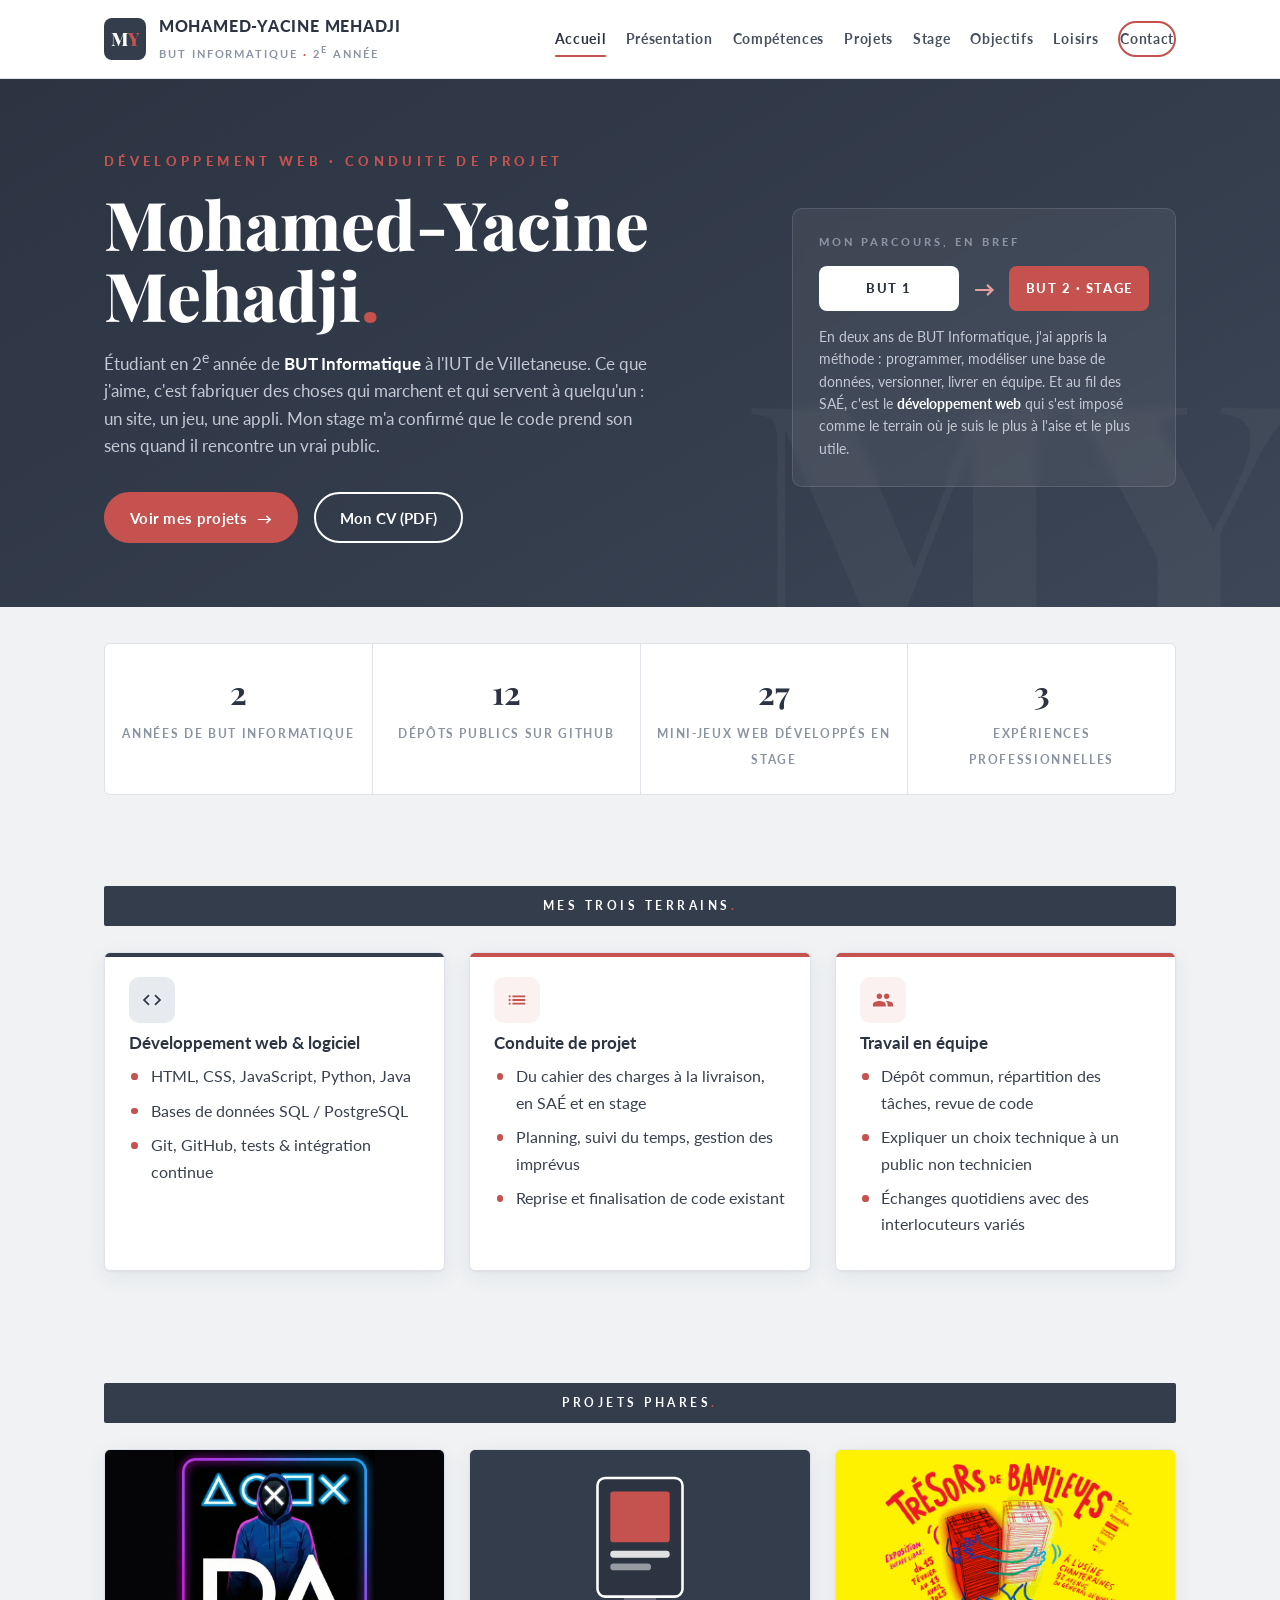
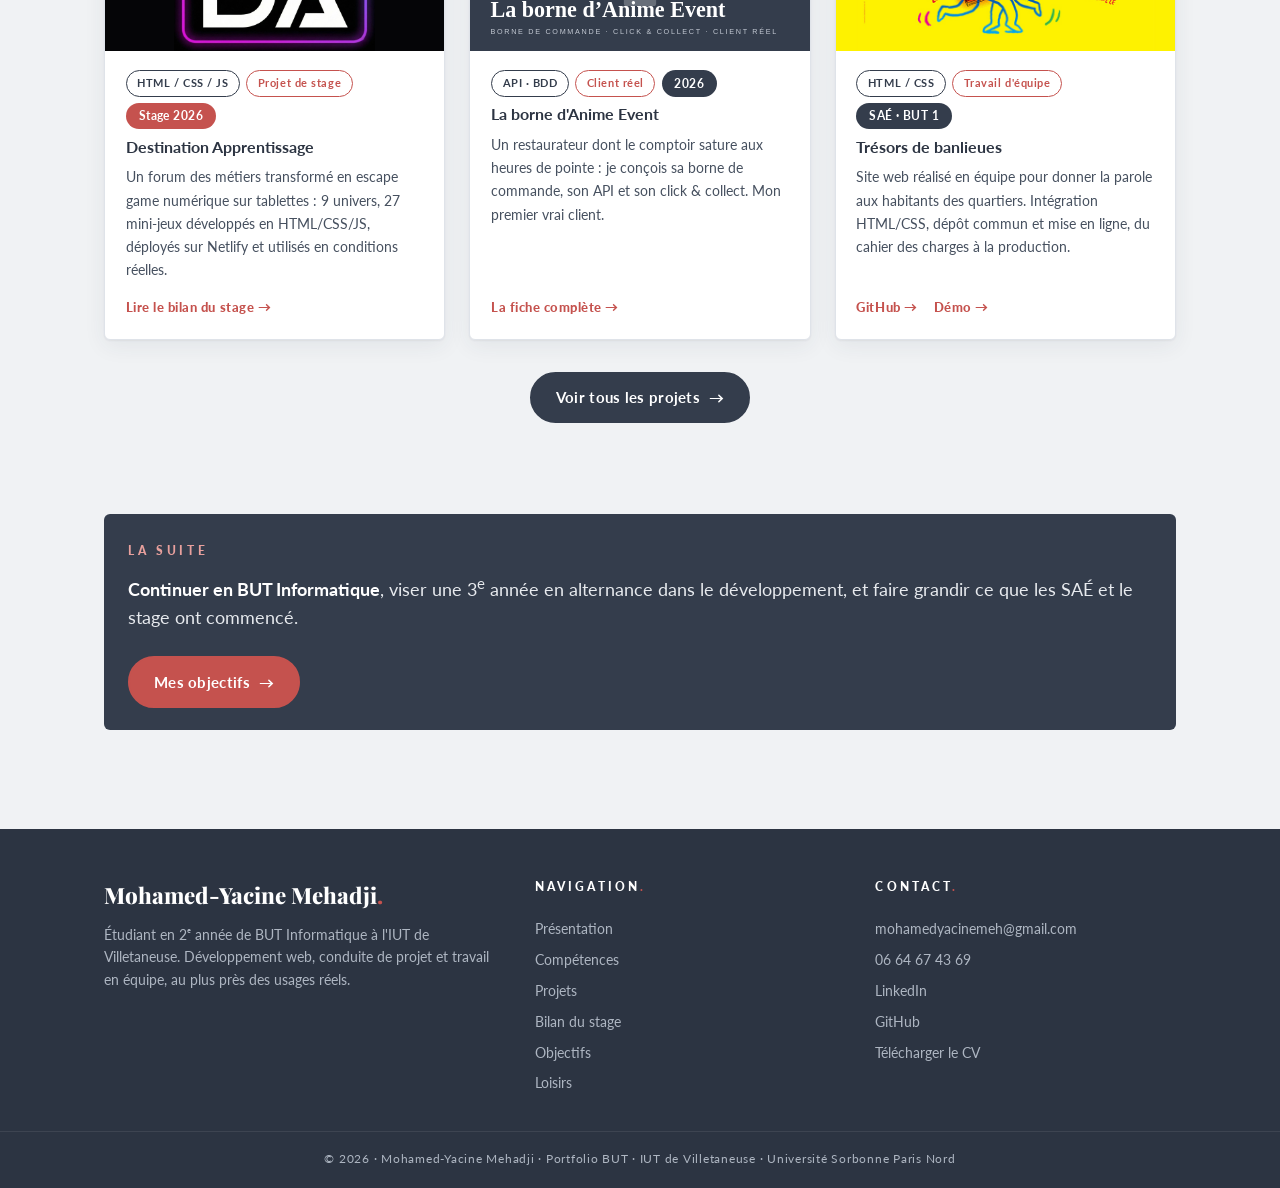
<file: index.html>
<!DOCTYPE html>
<html lang="fr">
<head>
  <meta charset="UTF-8">
  <meta name="viewport" content="width=device-width, initial-scale=1.0">
  <title>Mohamed-Yacine Mehadji · Portfolio BUT Informatique</title>
  <meta name="description" content="Portfolio de Mohamed-Yacine Mehadji, étudiant en 2e année de BUT Informatique à l'IUT de Villetaneuse. Projets, compétences, stage et objectifs, traces et analyses à l'appui.">
  <link rel="icon" type="image/png" href="assets/img/logo-my.png">
  <link rel="stylesheet" href="css/base.css">
  <link rel="stylesheet" href="css/layout.css">
  <link rel="stylesheet" href="css/pages.css">
</head>
<body data-page="accueil">

  <!-- ================= NAVIGATION ================= -->
  <nav class="nav">
    <div class="nav-inner">
      <a class="brand" href="index.html">
        <span class="brand-mark">M<i>Y</i></span>
        <span>
          <span class="brand-name">MOHAMED-YACINE MEHADJI</span><br>
          <span class="brand-sub">BUT Informatique <em>·</em> 2<sup>e</sup> année</span>
        </span>
      </a>
      <button class="burger" aria-label="Ouvrir le menu"><span></span><span></span><span></span></button>
      <div class="nav-links">
        <a href="index.html" data-link="accueil">Accueil</a>
        <a href="pages/presentation.html" data-link="presentation">Présentation</a>
        <a href="pages/competences.html" data-link="competences">Compétences</a>
        <a href="pages/projets.html" data-link="projets">Projets</a>
        <a href="pages/stage.html" data-link="stage">Stage</a>
        <a href="pages/objectifs.html" data-link="objectifs">Objectifs</a>
        <a href="pages/loisirs.html" data-link="loisirs">Loisirs</a>
        <a href="pages/contact.html" class="nav-cta" data-link="contact">Contact</a>
      </div>
    </div>
  </nav>

  <!-- ================= HERO ================= -->
  <header class="hero-home">
    <div class="hero-grid">
      <div>
        <p class="hero-role">Développement web · Conduite de projet</p>
        <h1 class="hero-name">Mohamed-Yacine<br>Mehadji<i>.</i></h1>
        <p class="hero-sub">
          Étudiant en 2<sup>e</sup> année de <b>BUT Informatique</b> à l'IUT de Villetaneuse.
          Ce que j'aime, c'est fabriquer des choses qui marchent et qui servent à quelqu'un :
          un site, un jeu, une appli. Mon stage m'a confirmé que le code prend son sens
          quand il rencontre un vrai public.
        </p>
        <div class="hero-actions">
          <a class="btn red" href="pages/projets.html">Voir mes projets <span class="arrow">→</span></a>
          <a class="btn" href="assets/docs/CV_Mohamed-Yacine_Mehadji.pdf" download>Mon CV (PDF)</a>
        </div>
      </div>

      <!-- Le fil conducteur du parcours -->
      <aside class="bridge reveal">
        <p class="small-label">Mon parcours, en bref</p>
        <div class="bridge-row">
          <span class="bridge-pill info">BUT&nbsp;1</span>
          <span class="bridge-arrow">→</span>
          <span class="bridge-pill com">BUT&nbsp;2 · stage</span>
        </div>
        <p>
          En deux ans de BUT Informatique, j'ai appris la méthode : programmer, modéliser
          une base de données, versionner, livrer en équipe. Et au fil des SAÉ, c'est le
          <b>développement web</b> qui s'est imposé comme le terrain où je suis le plus à
          l'aise et le plus utile.
        </p>
      </aside>
    </div>
  </header>

  <!-- ================= CHIFFRES CLÉS ================= -->
  <section class="section tight">
    <div class="wrap">
      <div class="stats reveal">
        <div class="stat"><b>2</b><span>années de BUT Informatique</span></div>
        <div class="stat"><b>12</b><span>dépôts publics sur GitHub</span></div>
        <div class="stat"><b>27</b><span>mini-jeux web développés en stage</span></div>
        <div class="stat"><b>3</b><span>expériences professionnelles</span></div>
      </div>
    </div>
  </section>

  <!-- ================= MES TERRAINS ================= -->
  <section class="section">
    <div class="wrap">
      <div class="bar reveal">Mes trois terrains<i>.</i></div>
      <div class="grid-3">

        <article class="card pillar reveal">
          <span class="ico">
            <svg viewBox="0 0 24 24"><path d="M9.4 16.6 4.8 12l4.6-4.6L8 6l-6 6 6 6 1.4-1.4zm5.2 0 4.6-4.6-4.6-4.6L16 6l6 6-6 6-1.4-1.4z"/></svg>
          </span>
          <h3>Développement web &amp; logiciel</h3>
          <ul class="dots">
            <li>HTML, CSS, JavaScript, Python, Java</li>
            <li>Bases de données SQL / PostgreSQL</li>
            <li>Git, GitHub, tests &amp; intégration continue</li>
          </ul>
        </article>

        <article class="card pillar com reveal">
          <span class="ico">
            <svg viewBox="0 0 24 24"><path d="M3 13h2v-2H3v2zm0 4h2v-2H3v2zm0-8h2V7H3v2zm4 4h14v-2H7v2zm0 4h14v-2H7v2zM7 7v2h14V7H7z"/></svg>
          </span>
          <h3>Conduite de projet</h3>
          <ul class="dots">
            <li>Du cahier des charges à la livraison, en SAÉ et en stage</li>
            <li>Planning, suivi du temps, gestion des imprévus</li>
            <li>Reprise et finalisation de code existant</li>
          </ul>
        </article>

        <article class="card pillar com reveal">
          <span class="ico">
            <svg viewBox="0 0 24 24"><path d="M16 11c1.66 0 3-1.34 3-3s-1.34-3-3-3-3 1.34-3 3 1.34 3 3 3zm-8 0c1.66 0 3-1.34 3-3S9.66 5 8 5 5 6.34 5 8s1.34 3 3 3zm0 2c-2.33 0-7 1.17-7 3.5V19h14v-2.5c0-2.33-4.67-3.5-7-3.5zm8 0c-.29 0-.62.02-.97.05 1.16.84 1.97 1.97 1.97 3.45V19h6v-2.5c0-2.33-4.67-3.5-7-3.5z"/></svg>
          </span>
          <h3>Travail en équipe</h3>
          <ul class="dots">
            <li>Dépôt commun, répartition des tâches, revue de code</li>
            <li>Expliquer un choix technique à un public non technicien</li>
            <li>Échanges quotidiens avec des interlocuteurs variés</li>
          </ul>
        </article>

      </div>
    </div>
  </section>

  <!-- ================= PROJETS PHARES ================= -->
  <section class="section">
    <div class="wrap">
      <div class="bar reveal">Projets phares<i>.</i></div>
      <div class="proj-grid">

        <article class="proj reveal">
          <div class="proj-img"><img src="assets/img/da-logo.jpg" alt="Logo Destination Apprentissage" loading="lazy" style="object-fit:contain; background:#050507;"></div>
          <div class="proj-body">
            <div class="proj-tags"><span class="tag">HTML / CSS / JS</span><span class="tag com">Projet de stage</span><span class="chip red">Stage 2026</span></div>
            <h3>Destination Apprentissage</h3>
            <p>Un forum des métiers transformé en escape game numérique sur tablettes : 9 univers, 27 mini-jeux développés en HTML/CSS/JS, déployés sur Netlify et utilisés en conditions réelles.</p>
            <div class="proj-links"><a href="pages/stage.html">Lire le bilan du stage →</a></div>
          </div>
        </article>

        <article class="proj reveal">
          <div class="proj-img"><img src="assets/img/covers/borne-anime-event.svg" alt="Visuel du projet de borne Anime Event" loading="lazy"></div>
          <div class="proj-body">
            <div class="proj-tags"><span class="tag">API · BDD</span><span class="tag com">Client réel</span><span class="chip">2026</span></div>
            <h3>La borne d'Anime Event</h3>
            <p>Un restaurateur dont le comptoir sature aux heures de pointe : je conçois sa borne de commande, son API et son click &amp; collect. Mon premier vrai client.</p>
            <div class="proj-links"><a href="pages/projets.html">La fiche complète →</a></div>
          </div>
        </article>

        <article class="proj reveal">
          <div class="proj-img"><img src="assets/img/tresors-banlieues.jpg" alt="Affiche du projet Trésors de banlieues" loading="lazy"></div>
          <div class="proj-body">
            <div class="proj-tags"><span class="tag">HTML / CSS</span><span class="tag com">Travail d'équipe</span><span class="chip">SAÉ · BUT 1</span></div>
            <h3>Trésors de banlieues</h3>
            <p>Site web réalisé en équipe pour donner la parole aux habitants des quartiers. Intégration HTML/CSS, dépôt commun et mise en ligne, du cahier des charges à la production.</p>
            <div class="proj-links"><a href="https://github.com/Senseijuro/SAE_Projet_equipe_MEHADJI" target="_blank" rel="noopener">GitHub →</a><a href="https://tresordebanlieue.netlify.app/" target="_blank" rel="noopener">Démo →</a></div>
          </div>
        </article>

      </div>
      <p class="center mt-2 reveal"><a class="btn primary" href="pages/projets.html">Voir tous les projets <span class="arrow">→</span></a></p>
    </div>
  </section>

  <!-- ================= APPEL : LA SUITE ================= -->
  <section class="section tight">
    <div class="wrap">
      <div class="note-slate reveal" style="display:flex; gap:1.5rem; align-items:center; justify-content:space-between; flex-wrap:wrap;">
        <div>
          <p class="eyebrow">La suite</p>
          <p style="font-size:1.1rem;"><strong>Continuer en BUT Informatique</strong>, viser une 3<sup>e</sup> année en alternance dans le développement, et faire grandir ce que les SAÉ et le stage ont commencé.</p>
        </div>
        <a class="btn red" href="pages/objectifs.html">Mes objectifs <span class="arrow">→</span></a>
      </div>
    </div>
  </section>

  <!-- ================= FOOTER ================= -->
  <footer>
    <div class="foot-grid">
      <div>
        <div class="foot-brand">Mohamed-Yacine Mehadji<i>.</i></div>
        <p class="small" style="color:#aeb6c2;">Étudiant en 2ᵉ année de BUT Informatique à l'IUT de Villetaneuse. Développement web, conduite de projet et travail en équipe, au plus près des usages réels.</p>
      </div>
      <div>
        <h4>Navigation<i>.</i></h4>
        <a href="pages/presentation.html">Présentation</a>
        <a href="pages/competences.html">Compétences</a>
        <a href="pages/projets.html">Projets</a>
        <a href="pages/stage.html">Bilan du stage</a>
        <a href="pages/objectifs.html">Objectifs</a>
        <a href="pages/loisirs.html">Loisirs</a>
      </div>
      <div>
        <h4>Contact<i>.</i></h4>
        <a href="mailto:mohamedyacinemeh@gmail.com">mohamedyacinemeh@gmail.com</a>
        <a href="tel:+33664674369">06 64 67 43 69</a>
        <a href="https://www.linkedin.com/in/mohamed-yacine-mehadji-36453632b/" target="_blank" rel="noopener">LinkedIn</a>
        <a href="https://github.com/Senseijuro" target="_blank" rel="noopener">GitHub</a>
        <a href="assets/docs/CV_Mohamed-Yacine_Mehadji.pdf" download>Télécharger le CV</a>
      </div>
    </div>
    <div class="foot-bottom">© <span id="year">2026</span> · Mohamed-Yacine Mehadji · Portfolio BUT · IUT de Villetaneuse · Université Sorbonne Paris Nord</div>
  </footer>

  <script src="js/main.js"></script>
</body>
</html>
</file>
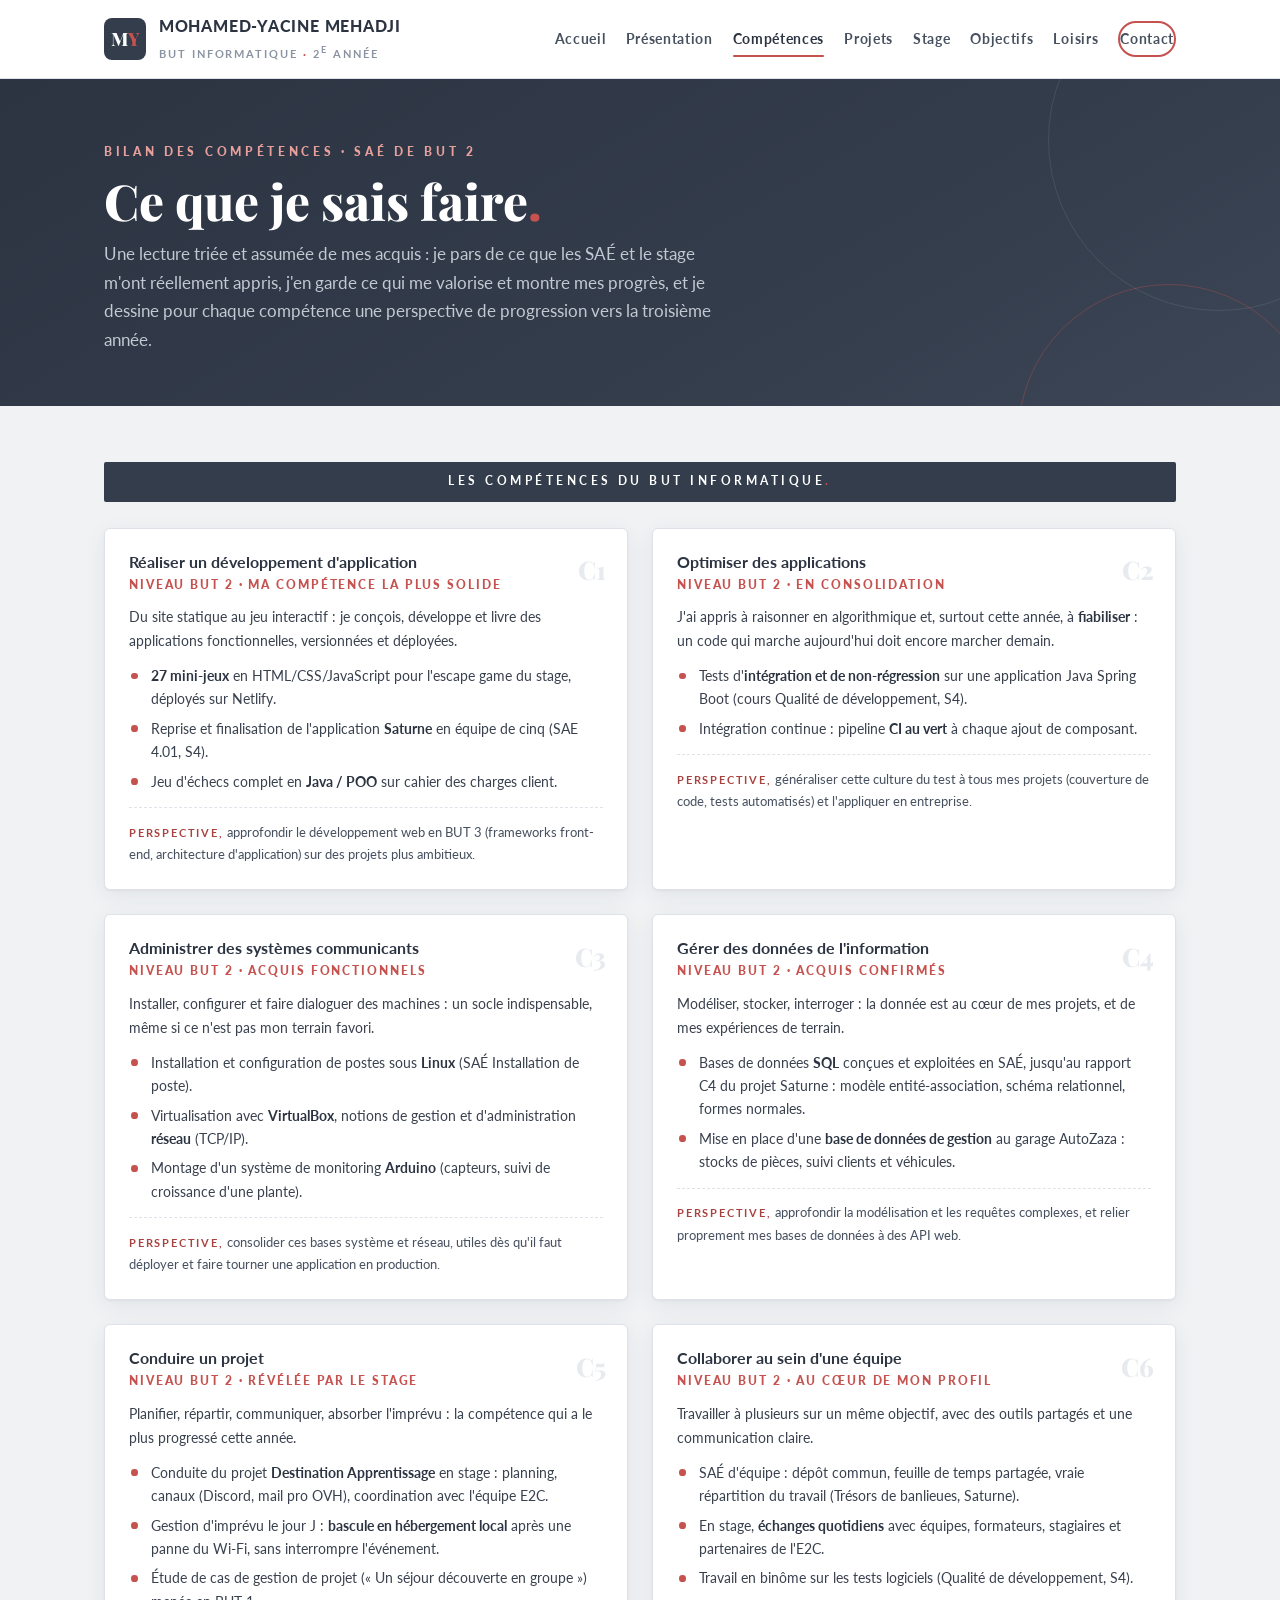
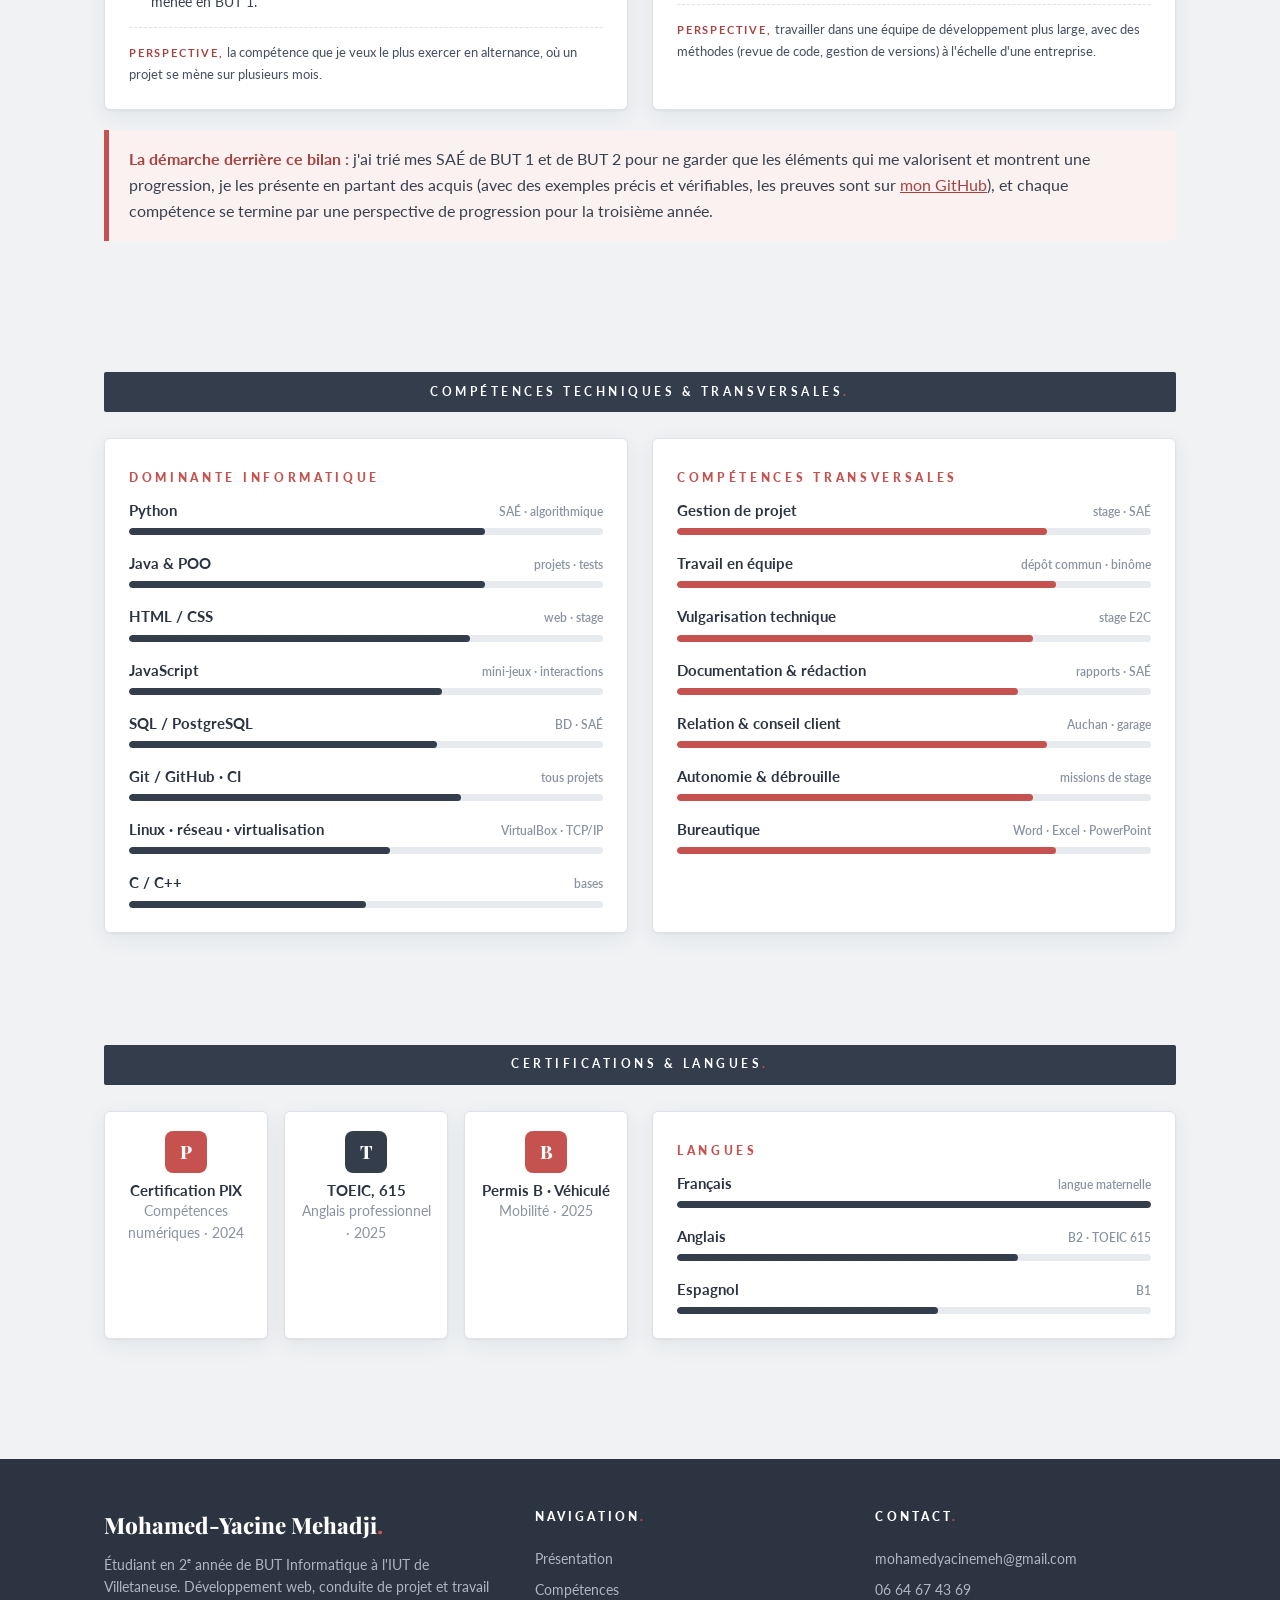
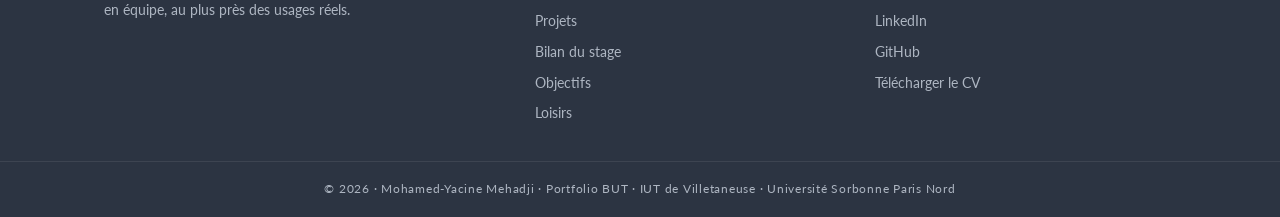
<file: pages/competences.html>
<!DOCTYPE html>
<html lang="fr">
<head>
  <meta charset="UTF-8">
  <meta name="viewport" content="width=device-width, initial-scale=1.0">
  <title>Bilan de compétences, Mohamed-Yacine Mehadji</title>
  <meta name="description" content="Bilan des compétences acquises en BUT Informatique à partir des SAÉ de BUT 2 : compétences techniques et transversales, certifications et langues.">
  <link rel="icon" type="image/png" href="../assets/img/logo-my.png">
  <link rel="stylesheet" href="../css/base.css">
  <link rel="stylesheet" href="../css/layout.css">
  <link rel="stylesheet" href="../css/pages.css">
</head>
<body data-page="competences">

  <nav class="nav">
    <div class="nav-inner">
      <a class="brand" href="../index.html">
        <span class="brand-mark">M<i>Y</i></span>
        <span>
          <span class="brand-name">MOHAMED-YACINE MEHADJI</span><br>
          <span class="brand-sub">BUT Informatique <em>·</em> 2<sup>e</sup> année</span>
        </span>
      </a>
      <button class="burger" aria-label="Ouvrir le menu"><span></span><span></span><span></span></button>
      <div class="nav-links">
        <a href="../index.html" data-link="accueil">Accueil</a>
        <a href="presentation.html" data-link="presentation">Présentation</a>
        <a href="competences.html" data-link="competences">Compétences</a>
        <a href="projets.html" data-link="projets">Projets</a>
        <a href="stage.html" data-link="stage">Stage</a>
        <a href="objectifs.html" data-link="objectifs">Objectifs</a>
        <a href="loisirs.html" data-link="loisirs">Loisirs</a>
        <a href="contact.html" class="nav-cta" data-link="contact">Contact</a>
      </div>
    </div>
  </nav>

  <header class="page-hero">
    <div class="wrap">
      <p class="eyebrow">Bilan des compétences · SAÉ de BUT 2</p>
      <h1>Ce que je sais faire<i>.</i></h1>
      <p class="lede">Une lecture triée et assumée de mes acquis : je pars de ce que les SAÉ et le stage m'ont réellement appris, j'en garde ce qui me valorise et montre mes progrès, et je dessine pour chaque compétence une perspective de progression vers la troisième année.</p>
    </div>
  </header>

  <!-- ================= RÉFÉRENTIEL BUT INFORMATIQUE ================= -->
  <section class="section">
    <div class="wrap">
      <div class="bar reveal">Les compétences du BUT Informatique<i>.</i></div>
      <div class="grid-2">

        <article class="card comp-card reveal">
          <span class="comp-code">C1</span>
          <h3>Réaliser un développement d'application</h3>
          <p class="comp-lvl">Niveau BUT 2 · ma compétence la plus solide</p>
          <p>Du site statique au jeu interactif : je conçois, développe et livre des applications fonctionnelles, versionnées et déployées.</p>
          <ul class="dots">
            <li><b>27 mini-jeux</b> en HTML/CSS/JavaScript pour l'escape game du stage, déployés sur Netlify.</li>
            <li>Reprise et finalisation de l'application <b>Saturne</b> en équipe de cinq (SAE 4.01, S4).</li>
            <li>Jeu d'échecs complet en <b>Java / POO</b> sur cahier des charges client.</li>
          </ul>
          <p class="persp"><b>Perspective,</b> approfondir le développement web en BUT 3 (frameworks front-end, architecture d'application) sur des projets plus ambitieux.</p>
        </article>

        <article class="card comp-card reveal">
          <span class="comp-code">C2</span>
          <h3>Optimiser des applications</h3>
          <p class="comp-lvl">Niveau BUT 2 · en consolidation</p>
          <p>J'ai appris à raisonner en algorithmique et, surtout cette année, à <b>fiabiliser</b> : un code qui marche aujourd'hui doit encore marcher demain.</p>
          <ul class="dots">
            <li>Tests d'<b>intégration et de non-régression</b> sur une application Java Spring Boot (cours Qualité de développement, S4).</li>
            <li>Intégration continue : pipeline <b>CI au vert</b> à chaque ajout de composant.</li>
          </ul>
          <p class="persp"><b>Perspective,</b> généraliser cette culture du test à tous mes projets (couverture de code, tests automatisés) et l'appliquer en entreprise.</p>
        </article>

        <article class="card comp-card reveal">
          <span class="comp-code">C3</span>
          <h3>Administrer des systèmes communicants</h3>
          <p class="comp-lvl">Niveau BUT 2 · acquis fonctionnels</p>
          <p>Installer, configurer et faire dialoguer des machines : un socle indispensable, même si ce n'est pas mon terrain favori.</p>
          <ul class="dots">
            <li>Installation et configuration de postes sous <b>Linux</b> (SAÉ Installation de poste).</li>
            <li>Virtualisation avec <b>VirtualBox</b>, notions de gestion et d'administration <b>réseau</b> (TCP/IP).</li>
            <li>Montage d'un système de monitoring <b>Arduino</b> (capteurs, suivi de croissance d'une plante).</li>
          </ul>
          <p class="persp"><b>Perspective,</b> consolider ces bases système et réseau, utiles dès qu'il faut déployer et faire tourner une application en production.</p>
        </article>

        <article class="card comp-card reveal">
          <span class="comp-code">C4</span>
          <h3>Gérer des données de l'information</h3>
          <p class="comp-lvl">Niveau BUT 2 · acquis confirmés</p>
          <p>Modéliser, stocker, interroger : la donnée est au cœur de mes projets, et de mes expériences de terrain.</p>
          <ul class="dots">
            <li>Bases de données <b>SQL</b> conçues et exploitées en SAÉ, jusqu'au rapport C4 du projet Saturne : modèle entité-association, schéma relationnel, formes normales.</li>
            <li>Mise en place d'une <b>base de données de gestion</b> au garage AutoZaza : stocks de pièces, suivi clients et véhicules.</li>
          </ul>
          <p class="persp"><b>Perspective,</b> approfondir la modélisation et les requêtes complexes, et relier proprement mes bases de données à des API web.</p>
        </article>

        <article class="card comp-card reveal">
          <span class="comp-code">C5</span>
          <h3>Conduire un projet</h3>
          <p class="comp-lvl">Niveau BUT 2 · révélée par le stage</p>
          <p>Planifier, répartir, communiquer, absorber l'imprévu : la compétence qui a le plus progressé cette année.</p>
          <ul class="dots">
            <li>Conduite du projet <b>Destination Apprentissage</b> en stage : planning, canaux (Discord, mail pro OVH), coordination avec l'équipe E2C.</li>
            <li>Gestion d'imprévu le jour J : <b>bascule en hébergement local</b> après une panne du Wi-Fi, sans interrompre l'événement.</li>
            <li>Étude de cas de gestion de projet (« Un séjour découverte en groupe ») menée en BUT 1.</li>
          </ul>
          <p class="persp"><b>Perspective,</b> la compétence que je veux le plus exercer en alternance, où un projet se mène sur plusieurs mois.</p>
        </article>

        <article class="card comp-card reveal">
          <span class="comp-code">C6</span>
          <h3>Collaborer au sein d'une équipe</h3>
          <p class="comp-lvl">Niveau BUT 2 · au cœur de mon profil</p>
          <p>Travailler à plusieurs sur un même objectif, avec des outils partagés et une communication claire.</p>
          <ul class="dots">
            <li>SAÉ d'équipe : dépôt commun, feuille de temps partagée, vraie répartition du travail (Trésors de banlieues, Saturne).</li>
            <li>En stage, <b>échanges quotidiens</b> avec équipes, formateurs, stagiaires et partenaires de l'E2C.</li>
            <li>Travail en binôme sur les tests logiciels (Qualité de développement, S4).</li>
          </ul>
          <p class="persp"><b>Perspective,</b> travailler dans une équipe de développement plus large, avec des méthodes (revue de code, gestion de versions) à l'échelle d'une entreprise.</p>
        </article>

      </div>
      <div class="note-red reveal">
        <strong>La démarche derrière ce bilan :</strong> j'ai trié mes SAÉ de BUT 1 et de BUT 2 pour ne garder que les éléments qui me valorisent et montrent une progression, je les présente en partant des acquis (avec des exemples précis et vérifiables, les preuves sont sur <a href="https://github.com/Senseijuro" target="_blank" rel="noopener" style="color:var(--red-deep); text-decoration:underline;">mon GitHub</a>), et chaque compétence se termine par une perspective de progression pour la troisième année.
      </div>
    </div>
  </section>

  <!-- ================= TECHNIQUES & TRANSVERSALES ================= -->
  <section class="section">
    <div class="wrap">
      <div class="bar reveal">Compétences techniques &amp; transversales<i>.</i></div>
      <div class="grid-2">

        <article class="card reveal">
          <p class="eyebrow">Dominante informatique</p>
          <div class="level"><div class="row"><b>Python</b><span>SAÉ · algorithmique</span></div><div class="track"><span class="fill" style="--w:75%"></span></div></div>
          <div class="level"><div class="row"><b>Java &amp; POO</b><span>projets · tests</span></div><div class="track"><span class="fill" style="--w:75%"></span></div></div>
          <div class="level"><div class="row"><b>HTML / CSS</b><span>web · stage</span></div><div class="track"><span class="fill" style="--w:72%"></span></div></div>
          <div class="level"><div class="row"><b>JavaScript</b><span>mini-jeux · interactions</span></div><div class="track"><span class="fill" style="--w:66%"></span></div></div>
          <div class="level"><div class="row"><b>SQL / PostgreSQL</b><span>BD · SAÉ</span></div><div class="track"><span class="fill" style="--w:65%"></span></div></div>
          <div class="level"><div class="row"><b>Git / GitHub · CI</b><span>tous projets</span></div><div class="track"><span class="fill" style="--w:70%"></span></div></div>
          <div class="level"><div class="row"><b>Linux · réseau · virtualisation</b><span>VirtualBox · TCP/IP</span></div><div class="track"><span class="fill" style="--w:55%"></span></div></div>
          <div class="level" style="margin-bottom:0;"><div class="row"><b>C / C++</b><span>bases</span></div><div class="track"><span class="fill" style="--w:50%"></span></div></div>
        </article>

        <article class="card reveal">
          <p class="eyebrow" >Compétences transversales</p>
          <div class="level"><div class="row"><b>Gestion de projet</b><span>stage · SAÉ</span></div><div class="track"><span class="fill com" style="--w:78%"></span></div></div>
          <div class="level"><div class="row"><b>Travail en équipe</b><span>dépôt commun · binôme</span></div><div class="track"><span class="fill com" style="--w:80%"></span></div></div>
          <div class="level"><div class="row"><b>Vulgarisation technique</b><span>stage E2C</span></div><div class="track"><span class="fill com" style="--w:75%"></span></div></div>
          <div class="level"><div class="row"><b>Documentation &amp; rédaction</b><span>rapports · SAÉ</span></div><div class="track"><span class="fill com" style="--w:72%"></span></div></div>
          <div class="level"><div class="row"><b>Relation &amp; conseil client</b><span>Auchan · garage</span></div><div class="track"><span class="fill com" style="--w:78%"></span></div></div>
          <div class="level"><div class="row"><b>Autonomie &amp; débrouille</b><span>missions de stage</span></div><div class="track"><span class="fill com" style="--w:75%"></span></div></div>
          <div class="level" style="margin-bottom:0;"><div class="row"><b>Bureautique</b><span>Word · Excel · PowerPoint</span></div><div class="track"><span class="fill com" style="--w:80%"></span></div></div>
        </article>

      </div>
    </div>
  </section>

  <!-- ================= CERTIFICATIONS & LANGUES ================= -->
  <section class="section">
    <div class="wrap">
      <div class="bar reveal">Certifications &amp; langues<i>.</i></div>
      <div class="grid-2">
        <div class="grid-3" style="grid-template-columns:1fr 1fr 1fr; gap:1rem;">
          <article class="card center reveal" style="padding:1.2rem .8rem;">
            <div class="brand-mark" style="margin:0 auto .6rem; background:var(--red);">P</div>
            <h3 style="font-size:.95rem;">Certification PIX</h3>
            <p class="small">Compétences numériques · 2024</p>
          </article>
          <article class="card center reveal" style="padding:1.2rem .8rem;">
            <div class="brand-mark" style="margin:0 auto .6rem;">T</div>
            <h3 style="font-size:.95rem;">TOEIC, 615</h3>
            <p class="small">Anglais professionnel · 2025</p>
          </article>
          <article class="card center reveal" style="padding:1.2rem .8rem;">
            <div class="brand-mark" style="margin:0 auto .6rem; background:var(--red);">B</div>
            <h3 style="font-size:.95rem;">Permis B · Véhiculé</h3>
            <p class="small">Mobilité · 2025</p>
          </article>
        </div>
        <article class="card reveal">
          <p class="eyebrow">Langues</p>
          <div class="level"><div class="row"><b>Français</b><span>langue maternelle</span></div><div class="track"><span class="fill" style="--w:100%"></span></div></div>
          <div class="level"><div class="row"><b>Anglais</b><span>B2 · TOEIC 615</span></div><div class="track"><span class="fill" style="--w:72%"></span></div></div>
          <div class="level" style="margin-bottom:0;"><div class="row"><b>Espagnol</b><span>B1</span></div><div class="track"><span class="fill" style="--w:55%"></span></div></div>
        </article>
      </div>
    </div>
  </section>

  <footer>
    <div class="foot-grid">
      <div>
        <div class="foot-brand">Mohamed-Yacine Mehadji<i>.</i></div>
        <p class="small" style="color:#aeb6c2;">Étudiant en 2ᵉ année de BUT Informatique à l'IUT de Villetaneuse. Développement web, conduite de projet et travail en équipe, au plus près des usages réels.</p>
      </div>
      <div>
        <h4>Navigation<i>.</i></h4>
        <a href="presentation.html">Présentation</a>
        <a href="competences.html">Compétences</a>
        <a href="projets.html">Projets</a>
        <a href="stage.html">Bilan du stage</a>
        <a href="objectifs.html">Objectifs</a>
        <a href="loisirs.html">Loisirs</a>
      </div>
      <div>
        <h4>Contact<i>.</i></h4>
        <a href="mailto:mohamedyacinemeh@gmail.com">mohamedyacinemeh@gmail.com</a>
        <a href="tel:+33664674369">06 64 67 43 69</a>
        <a href="https://www.linkedin.com/in/mohamed-yacine-mehadji-36453632b/" target="_blank" rel="noopener">LinkedIn</a>
        <a href="https://github.com/Senseijuro" target="_blank" rel="noopener">GitHub</a>
        <a href="../assets/docs/CV_Mohamed-Yacine_Mehadji.pdf" download>Télécharger le CV</a>
      </div>
    </div>
    <div class="foot-bottom">© <span id="year">2026</span> · Mohamed-Yacine Mehadji · Portfolio BUT · IUT de Villetaneuse · Université Sorbonne Paris Nord</div>
  </footer>

  <script src="../js/main.js"></script>
</body>
</html>
</file>
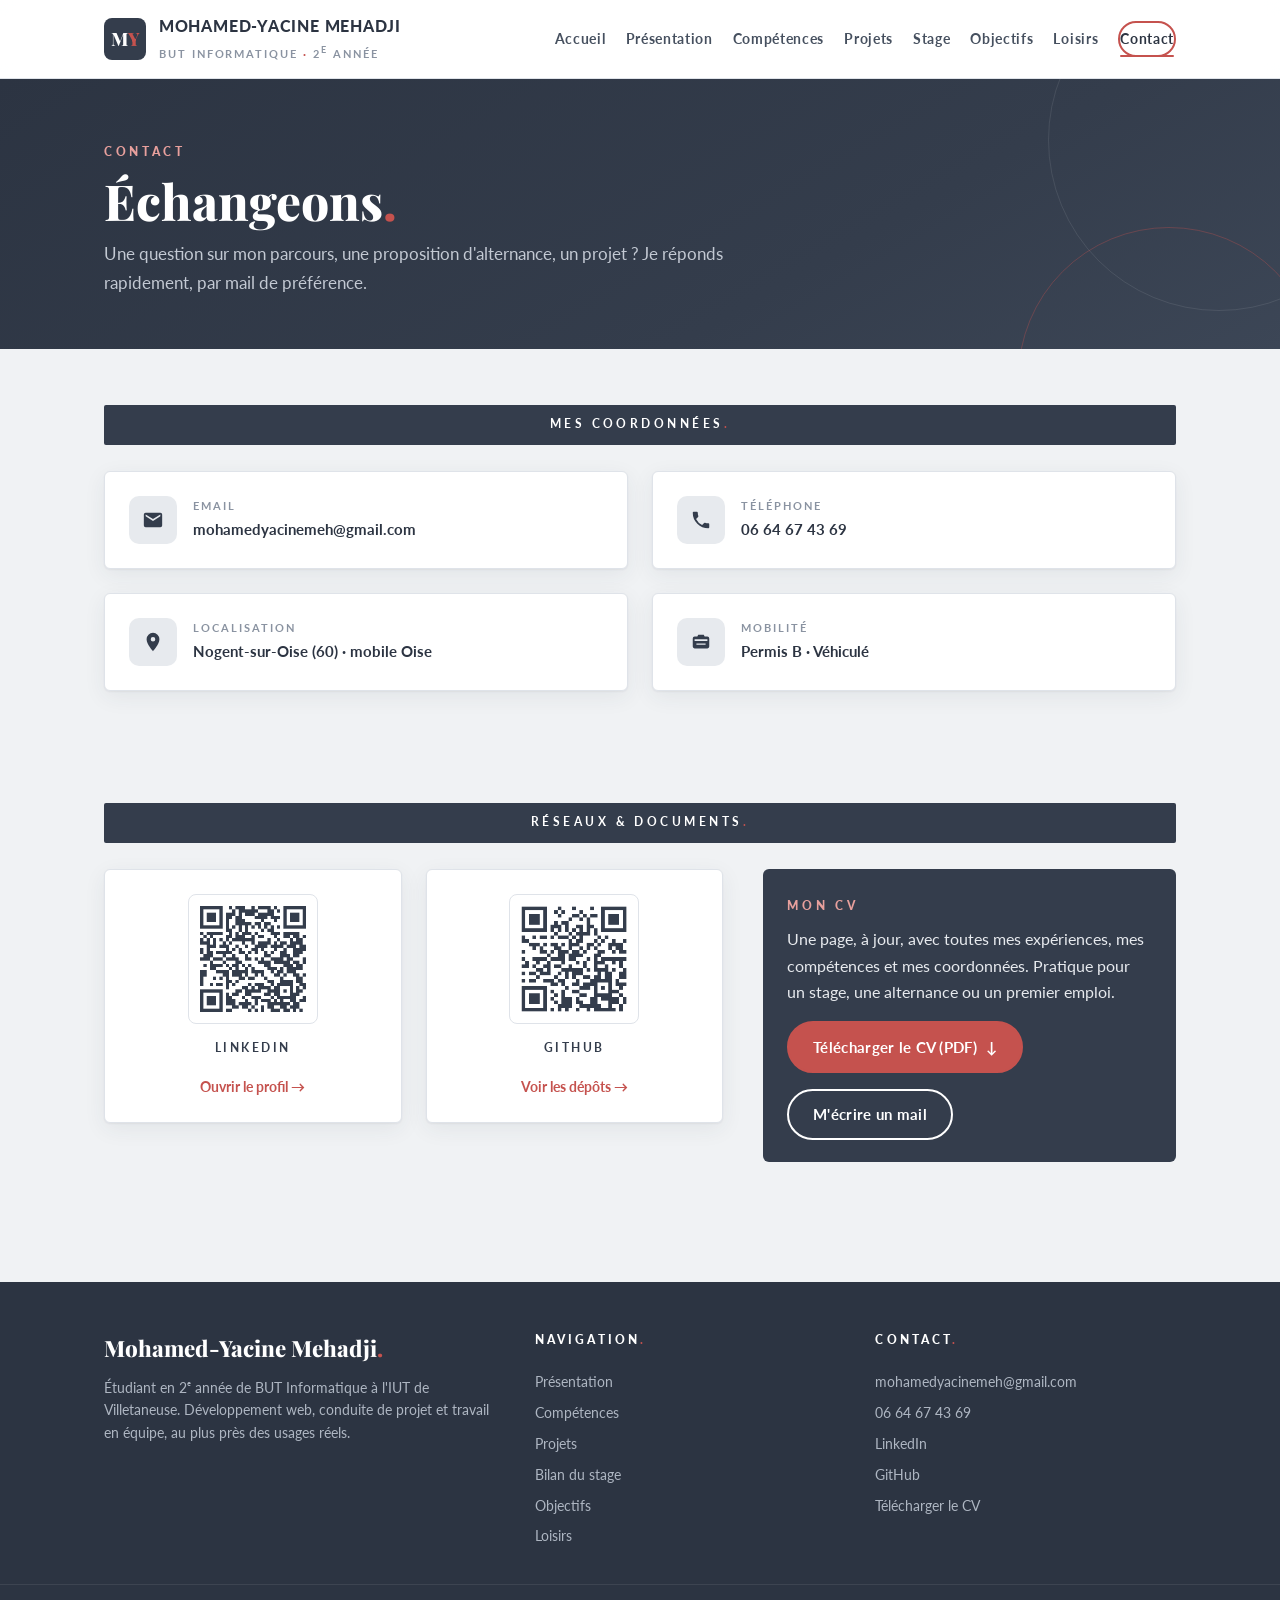
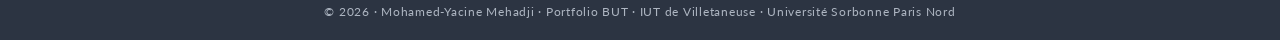
<file: pages/contact.html>
<!DOCTYPE html>
<html lang="fr">
<head>
  <meta charset="UTF-8">
  <meta name="viewport" content="width=device-width, initial-scale=1.0">
  <title>Contact, Mohamed-Yacine Mehadji</title>
  <meta name="description" content="Contacter Mohamed-Yacine Mehadji : email, téléphone, LinkedIn, GitHub et CV téléchargeable.">
  <link rel="icon" type="image/png" href="../assets/img/logo-my.png">
  <link rel="stylesheet" href="../css/base.css">
  <link rel="stylesheet" href="../css/layout.css">
  <link rel="stylesheet" href="../css/pages.css">
</head>
<body data-page="contact">

  <nav class="nav">
    <div class="nav-inner">
      <a class="brand" href="../index.html">
        <span class="brand-mark">M<i>Y</i></span>
        <span>
          <span class="brand-name">MOHAMED-YACINE MEHADJI</span><br>
          <span class="brand-sub">BUT Informatique <em>·</em> 2<sup>e</sup> année</span>
        </span>
      </a>
      <button class="burger" aria-label="Ouvrir le menu"><span></span><span></span><span></span></button>
      <div class="nav-links">
        <a href="../index.html" data-link="accueil">Accueil</a>
        <a href="presentation.html" data-link="presentation">Présentation</a>
        <a href="competences.html" data-link="competences">Compétences</a>
        <a href="projets.html" data-link="projets">Projets</a>
        <a href="stage.html" data-link="stage">Stage</a>
        <a href="objectifs.html" data-link="objectifs">Objectifs</a>
        <a href="loisirs.html" data-link="loisirs">Loisirs</a>
        <a href="contact.html" class="nav-cta" data-link="contact">Contact</a>
      </div>
    </div>
  </nav>

  <header class="page-hero">
    <div class="wrap">
      <p class="eyebrow">Contact</p>
      <h1>Échangeons<i>.</i></h1>
      <p class="lede">Une question sur mon parcours, une proposition d'alternance, un projet ? Je réponds rapidement, par mail de préférence.</p>
    </div>
  </header>

  <!-- ================= COORDONNÉES ================= -->
  <section class="section">
    <div class="wrap">
      <div class="bar reveal">Mes coordonnées<i>.</i></div>
      <div class="grid-2">

        <article class="card contact-card reveal">
          <span class="cico"><svg viewBox="0 0 24 24"><path d="M20 4H4a2 2 0 0 0-2 2v12a2 2 0 0 0 2 2h16a2 2 0 0 0 2-2V6a2 2 0 0 0-2-2zm0 4-8 5-8-5V6l8 5 8-5z"/></svg></span>
          <div>
            <b>Email</b>
            <a href="mailto:mohamedyacinemeh@gmail.com">mohamedyacinemeh@gmail.com</a>
          </div>
        </article>

        <article class="card contact-card reveal">
          <span class="cico"><svg viewBox="0 0 24 24"><path d="M6.6 10.8a15.1 15.1 0 0 0 6.6 6.6l2.2-2.2a1 1 0 0 1 1-.25 11.4 11.4 0 0 0 3.6.58 1 1 0 0 1 1 1V20a1 1 0 0 1-1 1A17 17 0 0 1 3 4a1 1 0 0 1 1-1h3.5a1 1 0 0 1 1 1 11.4 11.4 0 0 0 .57 3.6 1 1 0 0 1-.25 1z"/></svg></span>
          <div>
            <b>Téléphone</b>
            <a href="tel:+33664674369">06 64 67 43 69</a>
          </div>
        </article>

        <article class="card contact-card reveal">
          <span class="cico"><svg viewBox="0 0 24 24"><path d="M12 2a7 7 0 0 0-7 7c0 5.25 7 13 7 13s7-7.75 7-13a7 7 0 0 0-7-7zm0 9.5A2.5 2.5 0 1 1 12 6.5a2.5 2.5 0 0 1 0 5z"/></svg></span>
          <div>
            <b>Localisation</b>
            <span>Nogent-sur-Oise (60) · mobile Oise</span>
          </div>
        </article>

        <article class="card contact-card reveal">
          <span class="cico"><svg viewBox="0 0 24 24"><path d="M18.9 6H16l-1-2H9L8 6H5.1A2.1 2.1 0 0 0 3 8.1V17a2 2 0 0 0 2 2h14a2 2 0 0 0 2-2V8.1A2.1 2.1 0 0 0 18.9 6zM7 13.5h10V15H7zM19 11H5V9h14z"/></svg></span>
          <div>
            <b>Mobilité</b>
            <span>Permis B · Véhiculé</span>
          </div>
        </article>

      </div>
    </div>
  </section>

  <!-- ================= RÉSEAUX & CV ================= -->
  <section class="section">
    <div class="wrap">
      <div class="bar reveal">Réseaux &amp; documents<i>.</i></div>
      <div class="split">

        <div class="grid-2">
          <article class="card qr-tile reveal">
            <img src="../assets/img/qr-linkedin.png" alt="QR code vers le profil LinkedIn">
            <b>LinkedIn</b>
            <p class="small mt-1"><a href="https://www.linkedin.com/in/mohamed-yacine-mehadji-36453632b/" target="_blank" rel="noopener" style="color:var(--red); font-weight:700;">Ouvrir le profil →</a></p>
          </article>
          <article class="card qr-tile reveal">
            <img src="../assets/img/qr-github.png" alt="QR code vers le profil GitHub">
            <b>GitHub</b>
            <p class="small mt-1"><a href="https://github.com/Senseijuro" target="_blank" rel="noopener" style="color:var(--red); font-weight:700;">Voir les dépôts →</a></p>
          </article>
        </div>

        <div class="note-slate reveal">
          <p class="eyebrow">Mon CV</p>
          <p>Une page, à jour, avec toutes mes expériences, mes compétences et mes coordonnées. Pratique pour un stage, une alternance ou un premier emploi.</p>
          <div class="flex mt-1">
            <a class="btn red" href="../assets/docs/CV_Mohamed-Yacine_Mehadji.pdf" download style="border-color:var(--red);">Télécharger le CV (PDF) <span class="arrow">↓</span></a>
            <a class="btn" href="mailto:mohamedyacinemeh@gmail.com" style="border-color:#fff; color:#fff;">M'écrire un mail</a>
          </div>
        </div>

      </div>
    </div>
  </section>

  <footer>
    <div class="foot-grid">
      <div>
        <div class="foot-brand">Mohamed-Yacine Mehadji<i>.</i></div>
        <p class="small" style="color:#aeb6c2;">Étudiant en 2ᵉ année de BUT Informatique à l'IUT de Villetaneuse. Développement web, conduite de projet et travail en équipe, au plus près des usages réels.</p>
      </div>
      <div>
        <h4>Navigation<i>.</i></h4>
        <a href="presentation.html">Présentation</a>
        <a href="competences.html">Compétences</a>
        <a href="projets.html">Projets</a>
        <a href="stage.html">Bilan du stage</a>
        <a href="objectifs.html">Objectifs</a>
        <a href="loisirs.html">Loisirs</a>
      </div>
      <div>
        <h4>Contact<i>.</i></h4>
        <a href="mailto:mohamedyacinemeh@gmail.com">mohamedyacinemeh@gmail.com</a>
        <a href="tel:+33664674369">06 64 67 43 69</a>
        <a href="https://www.linkedin.com/in/mohamed-yacine-mehadji-36453632b/" target="_blank" rel="noopener">LinkedIn</a>
        <a href="https://github.com/Senseijuro" target="_blank" rel="noopener">GitHub</a>
        <a href="../assets/docs/CV_Mohamed-Yacine_Mehadji.pdf" download>Télécharger le CV</a>
      </div>
    </div>
    <div class="foot-bottom">© <span id="year">2026</span> · Mohamed-Yacine Mehadji · Portfolio BUT · IUT de Villetaneuse · Université Sorbonne Paris Nord</div>
  </footer>

  <script src="../js/main.js"></script>
</body>
</html>
</file>
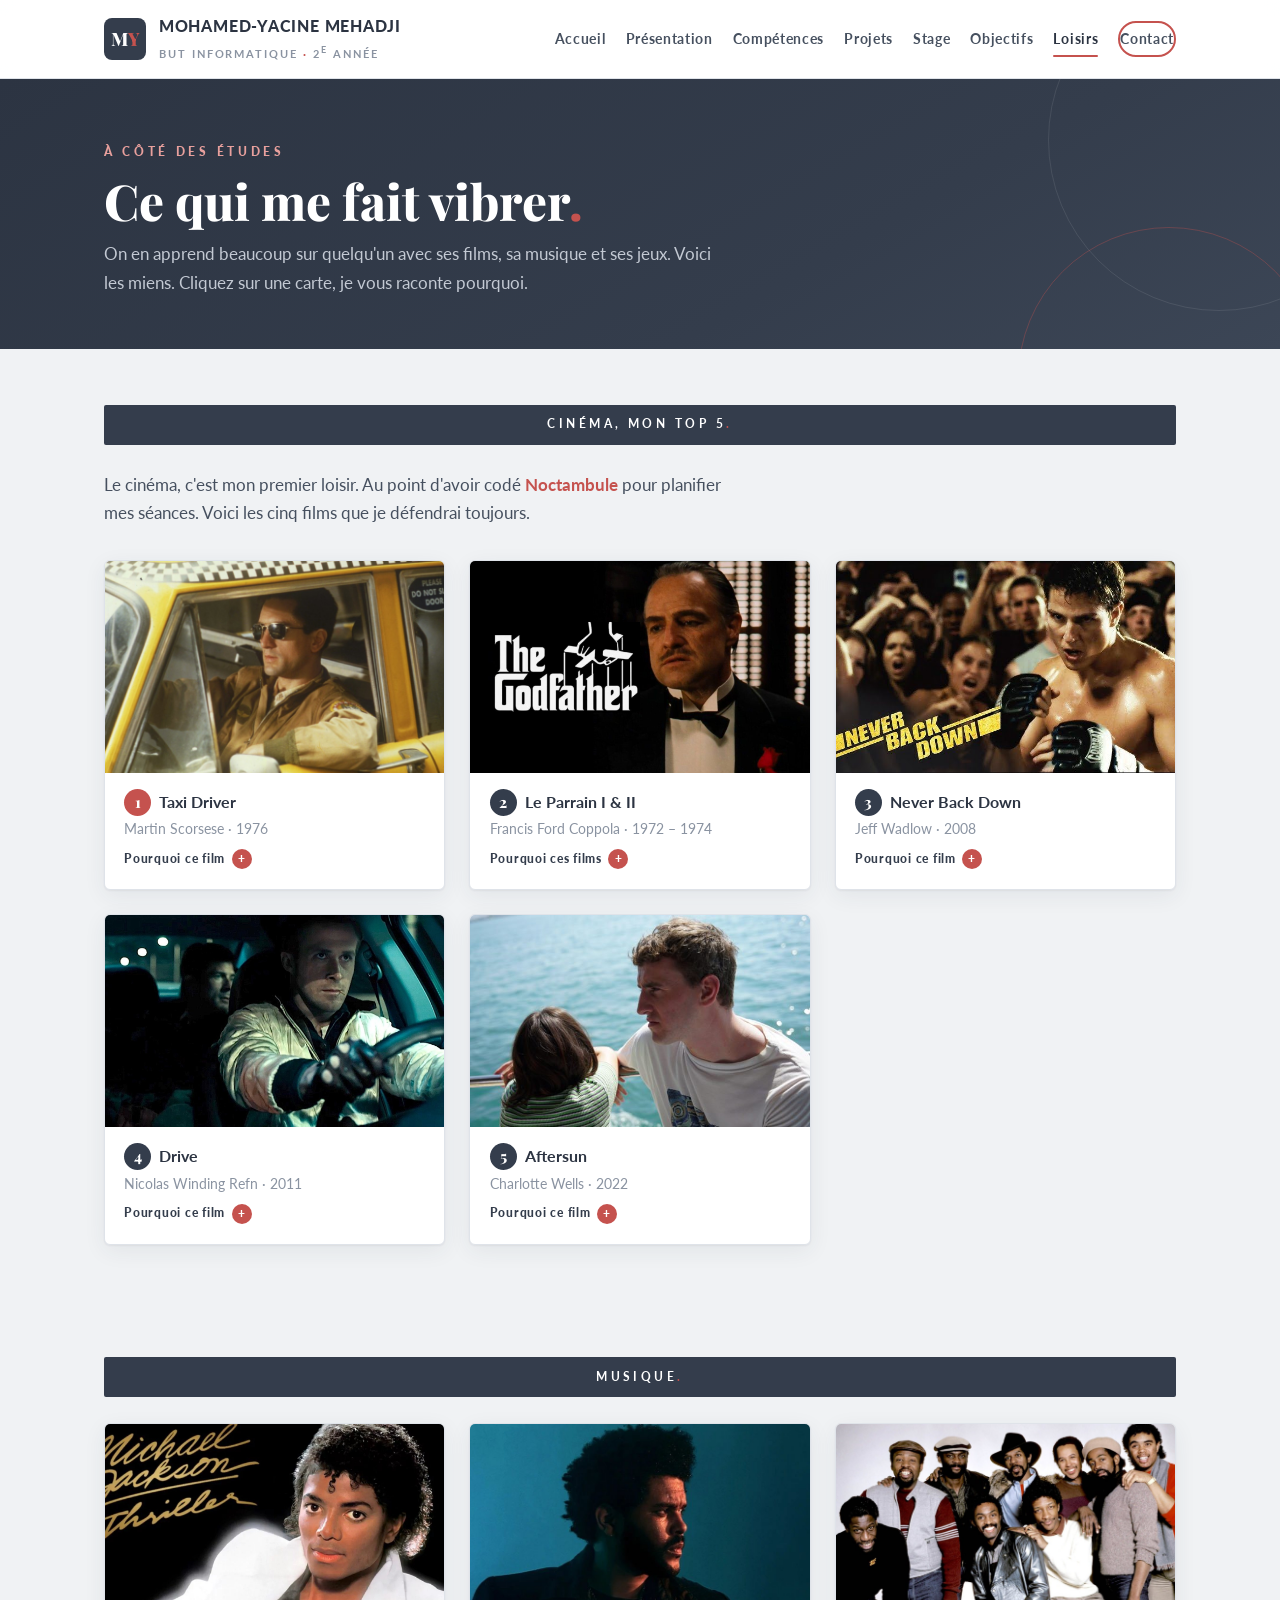
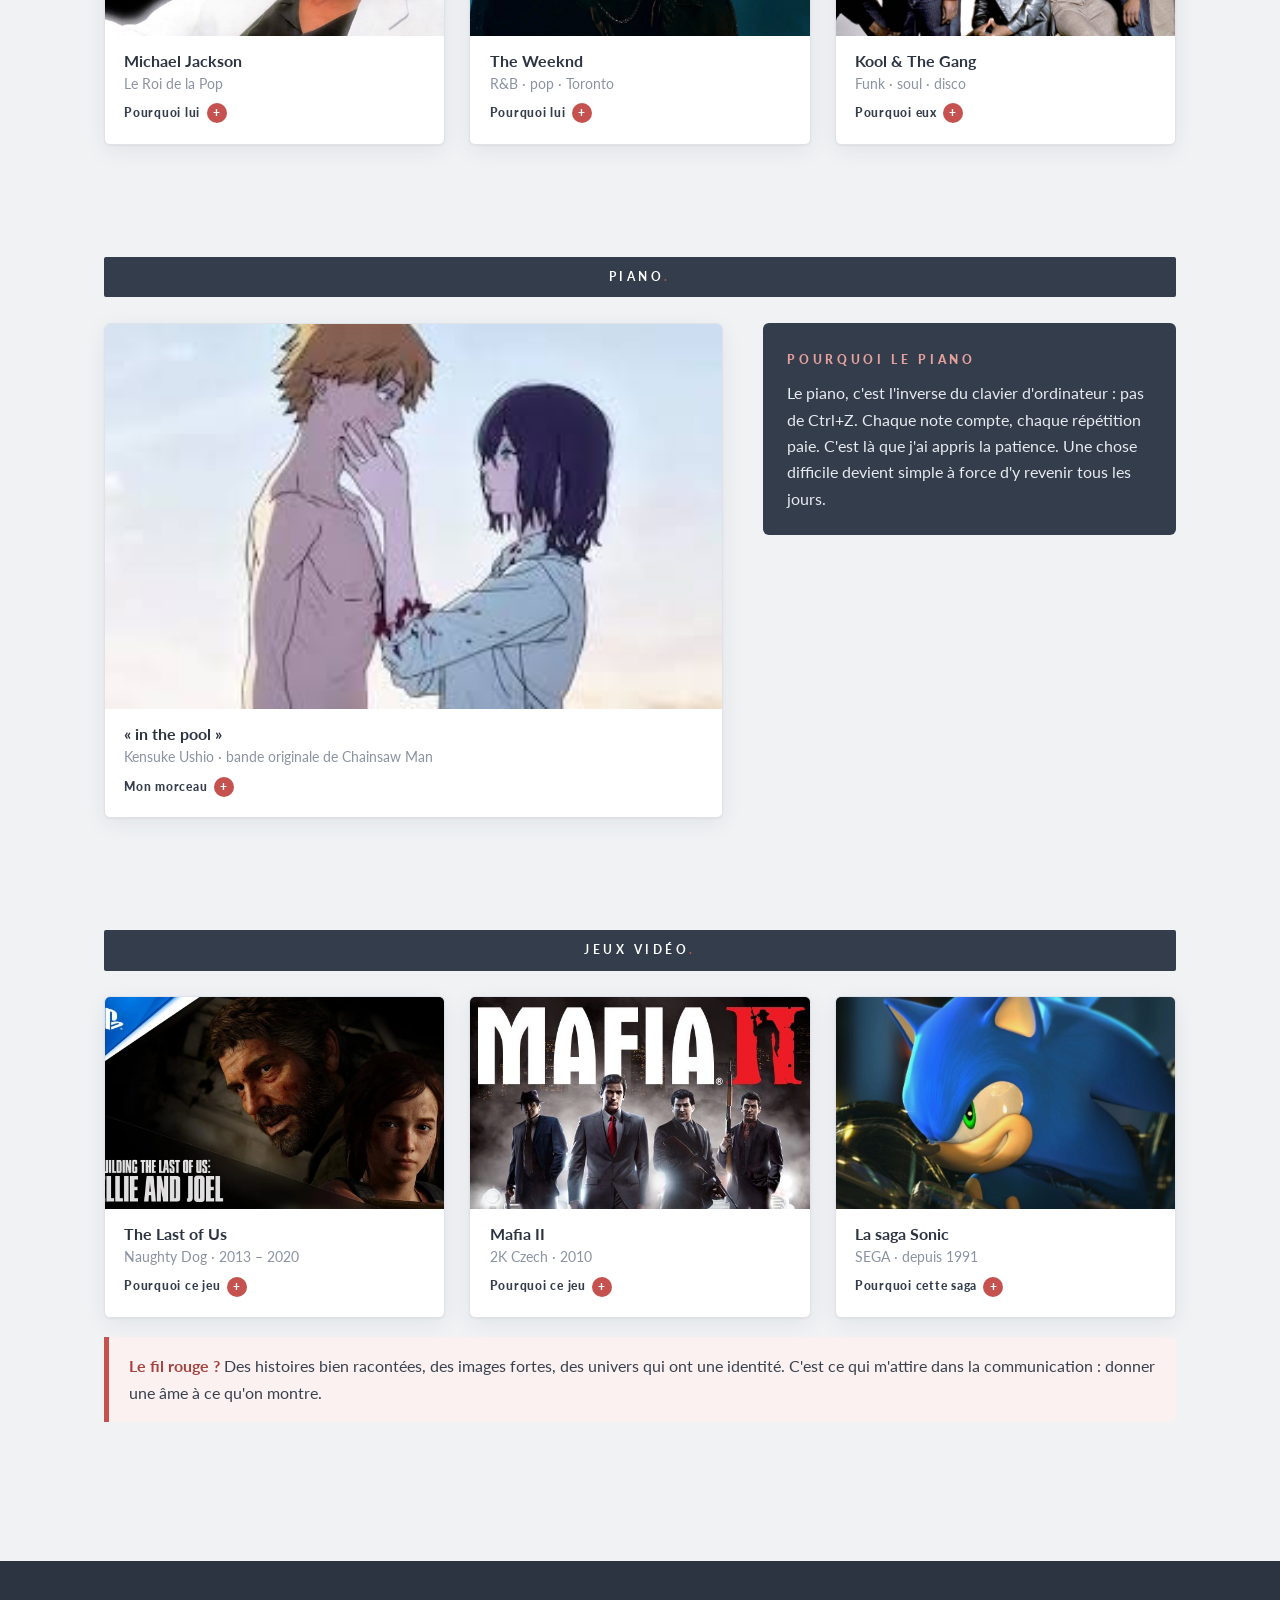
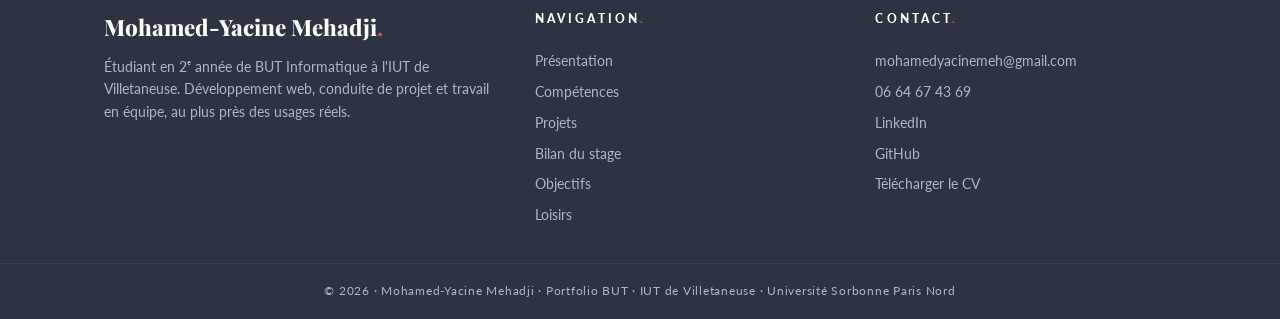
<file: pages/loisirs.html>
<!DOCTYPE html>
<html lang="fr">
<head>
  <meta charset="UTF-8">
  <meta name="viewport" content="width=device-width, initial-scale=1.0">
  <title>Loisirs, Mohamed-Yacine Mehadji</title>
  <meta name="description" content="Ce que j'aime à côté des études : mon top 5 cinéma, mes artistes, le piano et les jeux vidéo qui m'ont marqué.">
  <link rel="icon" type="image/png" href="../assets/img/logo-my.png">
  <link rel="stylesheet" href="../css/base.css">
  <link rel="stylesheet" href="../css/layout.css">
  <link rel="stylesheet" href="../css/pages.css">
</head>
<body data-page="loisirs">

  <nav class="nav">
    <div class="nav-inner">
      <a class="brand" href="../index.html">
        <span class="brand-mark">M<i>Y</i></span>
        <span>
          <span class="brand-name">MOHAMED-YACINE MEHADJI</span><br>
          <span class="brand-sub">BUT Informatique <em>·</em> 2<sup>e</sup> année</span>
        </span>
      </a>
      <button class="burger" aria-label="Ouvrir le menu"><span></span><span></span><span></span></button>
      <div class="nav-links">
        <a href="../index.html" data-link="accueil">Accueil</a>
        <a href="presentation.html" data-link="presentation">Présentation</a>
        <a href="competences.html" data-link="competences">Compétences</a>
        <a href="projets.html" data-link="projets">Projets</a>
        <a href="stage.html" data-link="stage">Stage</a>
        <a href="objectifs.html" data-link="objectifs">Objectifs</a>
        <a href="loisirs.html" data-link="loisirs">Loisirs</a>
        <a href="contact.html" class="nav-cta" data-link="contact">Contact</a>
      </div>
    </div>
  </nav>

  <header class="page-hero">
    <div class="wrap">
      <p class="eyebrow">À côté des études</p>
      <h1>Ce qui me fait vibrer<i>.</i></h1>
      <p class="lede">On en apprend beaucoup sur quelqu'un avec ses films, sa musique et ses jeux. Voici les miens. Cliquez sur une carte, je vous raconte pourquoi.</p>
    </div>
  </header>

  <!-- ================= CINÉMA ================= -->
  <section class="section">
    <div class="wrap">
      <div class="bar reveal">Cinéma, mon top 5<i>.</i></div>
      <p class="lede reveal mb-2">Le cinéma, c'est mon premier loisir. Au point d'avoir codé <a href="https://noctambule.netlify.app/" target="_blank" rel="noopener" style="color:var(--red); font-weight:700;">Noctambule</a> pour planifier mes séances. Voici les cinq films que je défendrai toujours.</p>

      <div class="hob-grid">

        <article class="hob top reveal" data-modal="m-f1">
          <div class="hob-img"><img src="../assets/img/loisirs/taxi-driver.jpg" alt="Visuel Taxi Driver" loading="lazy"></div>
          <div class="hob-body">
            <h3><span class="rank">1</span>Taxi Driver</h3>
            <p class="small">Martin Scorsese · 1976</p>
            <span class="more">Pourquoi ce film</span>
          </div>
        </article>

        <article class="hob reveal" data-modal="m-f2">
          <div class="hob-img"><img src="../assets/img/loisirs/parrain.jpg" alt="Visuel Le Parrain" loading="lazy"></div>
          <div class="hob-body">
            <h3><span class="rank">2</span>Le Parrain I &amp; II</h3>
            <p class="small">Francis Ford Coppola · 1972 – 1974</p>
            <span class="more">Pourquoi ces films</span>
          </div>
        </article>

        <article class="hob reveal" data-modal="m-f3">
          <div class="hob-img"><img src="../assets/img/loisirs/never-back-down.jpg" alt="Visuel Never Back Down" loading="lazy"></div>
          <div class="hob-body">
            <h3><span class="rank">3</span>Never Back Down</h3>
            <p class="small">Jeff Wadlow · 2008</p>
            <span class="more">Pourquoi ce film</span>
          </div>
        </article>

        <article class="hob reveal" data-modal="m-f4">
          <div class="hob-img"><img src="../assets/img/loisirs/drive.jpg" alt="Visuel Drive" loading="lazy"></div>
          <div class="hob-body">
            <h3><span class="rank">4</span>Drive</h3>
            <p class="small">Nicolas Winding Refn · 2011</p>
            <span class="more">Pourquoi ce film</span>
          </div>
        </article>

        <article class="hob reveal" data-modal="m-f5">
          <div class="hob-img"><img src="../assets/img/loisirs/aftersun.jpg" alt="Visuel Aftersun" loading="lazy"></div>
          <div class="hob-body">
            <h3><span class="rank">5</span>Aftersun</h3>
            <p class="small">Charlotte Wells · 2022</p>
            <span class="more">Pourquoi ce film</span>
          </div>
        </article>

      </div>
    </div>
  </section>

  <!-- ================= MUSIQUE ================= -->
  <section class="section">
    <div class="wrap">
      <div class="bar reveal">Musique<i>.</i></div>
      <div class="hob-grid">

        <article class="hob reveal" data-modal="m-mu1">
          <div class="hob-img"><img src="../assets/img/loisirs/michael-jackson.jpg" alt="Visuel Michael Jackson" loading="lazy"></div>
          <div class="hob-body">
            <h3>Michael Jackson</h3>
            <p class="small">Le Roi de la Pop</p>
            <span class="more">Pourquoi lui</span>
          </div>
        </article>

        <article class="hob reveal" data-modal="m-mu2">
          <div class="hob-img"><img src="../assets/img/loisirs/the-weeknd.jpg" alt="Visuel The Weeknd" loading="lazy"></div>
          <div class="hob-body">
            <h3>The Weeknd</h3>
            <p class="small">R&amp;B · pop · Toronto</p>
            <span class="more">Pourquoi lui</span>
          </div>
        </article>

        <article class="hob reveal" data-modal="m-mu3">
          <div class="hob-img"><img src="../assets/img/loisirs/kool-gang.jpg" alt="Visuel Kool and the Gang" loading="lazy"></div>
          <div class="hob-body">
            <h3>Kool &amp; The Gang</h3>
            <p class="small">Funk · soul · disco</p>
            <span class="more">Pourquoi eux</span>
          </div>
        </article>

      </div>
    </div>
  </section>

  <!-- ================= PIANO ================= -->
  <section class="section">
    <div class="wrap">
      <div class="bar reveal">Piano<i>.</i></div>
      <div class="split">
        <article class="hob reveal" data-modal="m-piano">
          <div class="hob-img"><img src="../assets/img/loisirs/in-the-pool.jpg" alt="Visuel in the pool" loading="lazy"></div>
          <div class="hob-body">
            <h3>« in the pool »</h3>
            <p class="small">Kensuke Ushio · bande originale de Chainsaw Man</p>
            <span class="more">Mon morceau</span>
          </div>
        </article>
        <div class="note-slate reveal">
          <p class="eyebrow">Pourquoi le piano</p>
          <p>Le piano, c'est l'inverse du clavier d'ordinateur : pas de Ctrl+Z. Chaque note compte, chaque répétition paie. C'est là que j'ai appris la patience. Une chose difficile devient simple à force d'y revenir tous les jours.</p>
        </div>
      </div>
    </div>
  </section>

  <!-- ================= JEUX VIDÉO ================= -->
  <section class="section">
    <div class="wrap">
      <div class="bar reveal">Jeux vidéo<i>.</i></div>
      <div class="hob-grid">

        <article class="hob reveal" data-modal="m-g1">
          <div class="hob-img"><img src="../assets/img/loisirs/last-of-us.jpg" alt="Visuel The Last of Us" loading="lazy"></div>
          <div class="hob-body">
            <h3>The Last of Us</h3>
            <p class="small">Naughty Dog · 2013 – 2020</p>
            <span class="more">Pourquoi ce jeu</span>
          </div>
        </article>

        <article class="hob reveal" data-modal="m-g2">
          <div class="hob-img"><img src="../assets/img/loisirs/mafia-2.jpg" alt="Visuel Mafia II" loading="lazy"></div>
          <div class="hob-body">
            <h3>Mafia II</h3>
            <p class="small">2K Czech · 2010</p>
            <span class="more">Pourquoi ce jeu</span>
          </div>
        </article>

        <article class="hob reveal" data-modal="m-g3">
          <div class="hob-img"><img src="../assets/img/loisirs/sonic.jpg" alt="Visuel saga Sonic" loading="lazy"></div>
          <div class="hob-body">
            <h3>La saga Sonic</h3>
            <p class="small">SEGA · depuis 1991</p>
            <span class="more">Pourquoi cette saga</span>
          </div>
        </article>

      </div>

      <div class="note-red reveal">
        <strong>Le fil rouge ?</strong> Des histoires bien racontées, des images fortes, des univers qui ont une identité. C'est ce qui m'attire dans la communication : donner une âme à ce qu'on montre.
      </div>
    </div>
  </section>

  <!-- ============================================================
       FICHES DÉTAILLÉES
       ============================================================ -->

  <!-- FILMS -->
  <div class="overlay" id="m-f1" role="dialog" aria-modal="true" aria-label="Fiche Taxi Driver">
    <div class="modal">
      <button class="modal-close" aria-label="Fermer">×</button>
      <div class="modal-head">
        <p class="eyebrow">Mon n°1</p>
        <h3>Taxi Driver</h3>
        <div class="flex"><span class="chip">Martin Scorsese</span><span class="chip red">1976</span><span class="chip ghost">avec Robert De Niro</span></div>
      </div>
      <div class="modal-cover"><img src="../assets/img/loisirs/taxi-driver.jpg" alt=""></div>
      <div class="modal-body">
        <div class="drow">
          <div class="dlabel">L'histoire<i>.</i></div>
          <div class="dval">Travis Bickle, ancien marine insomniaque, devient chauffeur de taxi de nuit à New York. Au fil des courses, la solitude et le dégoût de la ville le rongent. Il glisse vers l'obsession, s'arme, et se persuade qu'il doit nettoyer les rues, notamment pour sauver Iris, une adolescente tombée dans la prostitution.</div>
        </div>
        <div class="drow">
          <div class="dlabel">Pourquoi je l'aime<i>.</i></div>
          <div class="dval">Personne n'a filmé la solitude comme ça. La voix off de Travis, les néons sous la pluie, le saxo de Bernard Herrmann, sa toute dernière musique de film. Je peux le relancer n'importe quand, je remarque un truc nouveau à chaque fois.</div>
        </div>
      </div>
    </div>
  </div>

  <div class="overlay" id="m-f2" role="dialog" aria-modal="true" aria-label="Fiche Le Parrain">
    <div class="modal">
      <button class="modal-close" aria-label="Fermer">×</button>
      <div class="modal-head">
        <p class="eyebrow">Mon n°2</p>
        <h3>Le Parrain, première et deuxième partie</h3>
        <div class="flex"><span class="chip">Francis Ford Coppola</span><span class="chip red">1972 · 1974</span><span class="chip ghost">Brando · Pacino · De Niro</span></div>
      </div>
      <div class="modal-cover"><img src="../assets/img/loisirs/parrain.jpg" alt=""></div>
      <div class="modal-body">
        <div class="drow">
          <div class="dlabel">L'histoire<i>.</i></div>
          <div class="dval">La famille Corleone, dynastie mafieuse new-yorkaise. Dans le premier film, Michael, le fils qui voulait rester en dehors de tout ça, est aspiré malgré lui et finit par prendre la place de son père Vito. Le deuxième croise deux récits : l'ascension du jeune Vito arrivé de Sicile, et la chute de Michael, de plus en plus puissant et de plus en plus seul.</div>
        </div>
        <div class="drow">
          <div class="dlabel">Pourquoi je les aime<i>.</i></div>
          <div class="dval">C'est une histoire de famille avant d'être une histoire de mafia : la transmission, la loyauté, ce qu'on sacrifie pour protéger les siens. Et chaque plan est un tableau. Les ombres, les mariages, les regards. Le II est peut-être le seul deuxième film meilleur que le premier.</div>
        </div>
      </div>
    </div>
  </div>

  <div class="overlay" id="m-f3" role="dialog" aria-modal="true" aria-label="Fiche Never Back Down">
    <div class="modal">
      <button class="modal-close" aria-label="Fermer">×</button>
      <div class="modal-head">
        <p class="eyebrow">Mon n°3</p>
        <h3>Never Back Down</h3>
        <div class="flex"><span class="chip">Jeff Wadlow</span><span class="chip red">2008</span><span class="chip ghost">MMA</span></div>
      </div>
      <div class="modal-cover"><img src="../assets/img/loisirs/never-back-down.jpg" alt=""></div>
      <div class="modal-body">
        <div class="drow">
          <div class="dlabel">L'histoire<i>.</i></div>
          <div class="dval">Jake Tyler débarque dans un nouveau lycée en Floride et se fait humilier en public lors d'une bagarre piégée. Plutôt que de fuir, il pousse la porte d'une salle de MMA et s'entraîne auprès de Jean Roqua, un coach aussi exigeant que cabossé, jusqu'à la revanche au tournoi clandestin du Beatdown.</div>
        </div>
        <div class="drow">
          <div class="dlabel">Pourquoi je l'aime<i>.</i></div>
          <div class="dval">C'est mon film de motivation. Pas le plus fin de ma liste, je sais. Mais l'idée que la discipline transforme une humiliation en force, ça me parle. Je le relance avant une grosse échéance, comme d'autres lancent une playlist.</div>
        </div>
      </div>
    </div>
  </div>

  <div class="overlay" id="m-f4" role="dialog" aria-modal="true" aria-label="Fiche Drive">
    <div class="modal">
      <button class="modal-close" aria-label="Fermer">×</button>
      <div class="modal-head">
        <p class="eyebrow">Mon n°4</p>
        <h3>Drive</h3>
        <div class="flex"><span class="chip">Nicolas Winding Refn</span><span class="chip red">2011</span><span class="chip ghost">avec Ryan Gosling</span></div>
      </div>
      <div class="modal-cover"><img src="../assets/img/loisirs/drive.jpg" alt=""></div>
      <div class="modal-body">
        <div class="drow">
          <div class="dlabel">L'histoire<i>.</i></div>
          <div class="dval">Un cascadeur taciturne de Los Angeles, chauffeur de braquages la nuit, s'attache à sa voisine Irene et à son fils. Pour les protéger, il accepte un dernier coup. Le coup tourne mal et l'entraîne dans une spirale qu'il ne contrôle plus.</div>
        </div>
        <div class="drow">
          <div class="dlabel">Pourquoi je l'aime<i>.</i></div>
          <div class="dval">Drive m'a appris qu'on peut tout dire sans parler. Le héros a même pas vingt lignes de dialogue, tout passe par les regards, les néons, la bande-son. Je le réécoute autant que je le revois. Et niveau image, c'est une leçon que je garde en tête quand je crée du contenu.</div>
        </div>
      </div>
    </div>
  </div>

  <div class="overlay" id="m-f5" role="dialog" aria-modal="true" aria-label="Fiche Aftersun">
    <div class="modal">
      <button class="modal-close" aria-label="Fermer">×</button>
      <div class="modal-head">
        <p class="eyebrow">Mon n°5</p>
        <h3>Aftersun</h3>
        <div class="flex"><span class="chip">Charlotte Wells</span><span class="chip red">2022</span><span class="chip ghost">avec Paul Mescal</span></div>
      </div>
      <div class="modal-cover"><img src="../assets/img/loisirs/aftersun.jpg" alt=""></div>
      <div class="modal-body">
        <div class="drow">
          <div class="dlabel">L'histoire<i>.</i></div>
          <div class="dval">Fin des années 90. Sophie, 11 ans, passe des vacances dans un club en Turquie avec Calum, son jeune père, caméscope à la main. Vingt ans plus tard, devenue adulte, elle revisite ces images et comprend enfin la mélancolie que son père lui cachait derrière les sourires.</div>
        </div>
        <div class="drow">
          <div class="dlabel">Pourquoi je l'aime<i>.</i></div>
          <div class="dval">Le film le plus discret de ma liste et celui qui m'a le plus retourné. Il ne se passe rien, et pourtant tout est là : ce qu'on ne voit pas chez les gens qu'on aime, et ce qu'on comprend trop tard. La dernière scène me hante encore.</div>
        </div>
      </div>
    </div>
  </div>

  <!-- MUSIQUE -->
  <div class="overlay" id="m-mu1" role="dialog" aria-modal="true" aria-label="Fiche Michael Jackson">
    <div class="modal">
      <button class="modal-close" aria-label="Fermer">×</button>
      <div class="modal-head">
        <p class="eyebrow">Artiste préféré</p>
        <h3>Michael Jackson</h3>
        <div class="flex"><span class="chip">1958 – 2009</span><span class="chip red">Le Roi de la Pop</span></div>
      </div>
      <div class="modal-cover"><img src="../assets/img/loisirs/michael-jackson.jpg" alt=""></div>
      <div class="modal-body">
        <div class="drow">
          <div class="dlabel">En deux mots<i>.</i></div>
          <div class="dval">Enfant star des Jackson 5 devenu le plus grand artiste pop de l'histoire. <i>Thriller</i> reste l'album le plus vendu de tous les temps, le moonwalk a marqué des générations, et ses clips ont inventé un format à eux seuls.</div>
        </div>
        <div class="drow">
          <div class="dlabel">Pourquoi lui<i>.</i></div>
          <div class="dval">Le perfectionnisme. Chaque pas, chaque pause, chaque détail de scène était travaillé jusqu'à l'obsession. Mes indispensables : <i>Billie Jean</i>, <i>Human Nature</i> et <i>Rock With You</i>. Trois ambiances différentes, la même exigence.</div>
        </div>
      </div>
    </div>
  </div>

  <div class="overlay" id="m-mu2" role="dialog" aria-modal="true" aria-label="Fiche The Weeknd">
    <div class="modal">
      <button class="modal-close" aria-label="Fermer">×</button>
      <div class="modal-head">
        <p class="eyebrow">Artiste préféré</p>
        <h3>The Weeknd</h3>
        <div class="flex"><span class="chip">Abel Tesfaye</span><span class="chip red">Toronto</span></div>
      </div>
      <div class="modal-cover"><img src="../assets/img/loisirs/the-weeknd.jpg" alt=""></div>
      <div class="modal-body">
        <div class="drow">
          <div class="dlabel">En deux mots<i>.</i></div>
          <div class="dval">Parti de mixtapes anonymes postées sur Internet, Abel Tesfaye a imposé un R&amp;B sombre et atmosphérique avant de devenir l'une des plus grosses pop stars du monde, jusqu'au show de la mi-temps du Super Bowl.</div>
        </div>
        <div class="drow">
          <div class="dlabel">Pourquoi lui<i>.</i></div>
          <div class="dval">Chaque album est un univers complet : une couleur, une esthétique, un personnage. C'est de la musique mais c'est aussi de la direction artistique. Ce genre de cohérence, c'est ce que je vise quand je crée.</div>
        </div>
      </div>
    </div>
  </div>

  <div class="overlay" id="m-mu3" role="dialog" aria-modal="true" aria-label="Fiche Kool and the Gang">
    <div class="modal">
      <button class="modal-close" aria-label="Fermer">×</button>
      <div class="modal-head">
        <p class="eyebrow">Artiste préféré</p>
        <h3>Kool &amp; The Gang</h3>
        <div class="flex"><span class="chip">Jersey City</span><span class="chip red">Funk · soul · disco</span></div>
      </div>
      <div class="modal-cover"><img src="../assets/img/loisirs/kool-gang.jpg" alt=""></div>
      <div class="modal-body">
        <div class="drow">
          <div class="dlabel">En deux mots<i>.</i></div>
          <div class="dval">Un groupe de quartier formé à la fin des années 60, devenu une machine à grooves. Des cuivres énormes, des basses rondes, et des titres que tout le monde connaît sans savoir que c'est eux.</div>
        </div>
        <div class="drow">
          <div class="dlabel">Pourquoi eux<i>.</i></div>
          <div class="dval">Impossible d'être de mauvaise humeur en les écoutant. C'est ma musique du matin, celle qui lance la journée. Un bon groove ne vieillit pas.</div>
        </div>
      </div>
    </div>
  </div>

  <!-- PIANO -->
  <div class="overlay" id="m-piano" role="dialog" aria-modal="true" aria-label="Fiche in the pool">
    <div class="modal">
      <button class="modal-close" aria-label="Fermer">×</button>
      <div class="modal-head">
        <p class="eyebrow">Mon morceau au piano</p>
        <h3>« in the pool »</h3>
        <div class="flex"><span class="chip">Kensuke Ushio</span><span class="chip red">Chainsaw Man · 2022</span></div>
      </div>
      <div class="modal-cover"><img src="../assets/img/loisirs/in-the-pool.jpg" alt=""></div>
      <div class="modal-body">
        <div class="drow">
          <div class="dlabel">Le morceau<i>.</i></div>
          <div class="dval">Un thème au piano de Kensuke Ushio, tiré de la bande originale de <i>Chainsaw Man</i>. Quelques notes qui tombent comme des gouttes d'eau. Minimaliste, suspendu.</div>
        </div>
        <div class="drow">
          <div class="dlabel">Ce qu'il raconte<i>.</i></div>
          <div class="dval">Ce morceau, c'est Denji et Reze. Deux ados qui se ressemblent trop : la même innocence, la même envie d'une vie simple, et le même destin de gosses transformés en armes de guerre, chacun dans son camp. Leur soirée dans la piscine, c'est le seul moment où ils sont juste eux. Le piano raconte ça : la douceur juste avant que tout bascule.</div>
        </div>
        <div class="drow">
          <div class="dlabel">Pourquoi celui-là<i>.</i></div>
          <div class="dval">C'est le morceau qui m'a mis au piano. Il a l'air simple, il ne l'est pas : tout est dans le toucher et le silence entre les notes. Je le travaille encore.</div>
        </div>
      </div>
    </div>
  </div>

  <!-- JEUX -->
  <div class="overlay" id="m-g1" role="dialog" aria-modal="true" aria-label="Fiche The Last of Us">
    <div class="modal">
      <button class="modal-close" aria-label="Fermer">×</button>
      <div class="modal-head">
        <p class="eyebrow">Jeu marquant</p>
        <h3>The Last of Us</h3>
        <div class="flex"><span class="chip">Naughty Dog</span><span class="chip red">2013 · 2020</span></div>
      </div>
      <div class="modal-cover"><img src="../assets/img/loisirs/last-of-us.jpg" alt=""></div>
      <div class="modal-body">
        <div class="drow">
          <div class="dlabel">L'histoire<i>.</i></div>
          <div class="dval">Vingt ans après qu'une infection a effondré la civilisation, Joel, un passeur brisé par la perte de sa fille, doit escorter Ellie, une ado immunisée, à travers les États-Unis. En chemin, elle devient ce qu'il s'était juré de ne plus jamais avoir : quelqu'un à protéger.</div>
        </div>
        <div class="drow">
          <div class="dlabel">Pourquoi ce jeu<i>.</i></div>
          <div class="dval">Le jeu qui m'a prouvé qu'une manette peut raconter aussi fort qu'un film. La fin du premier m'a laissé sans voix, et la deuxième partie a osé tout remettre en question.</div>
        </div>
      </div>
    </div>
  </div>

  <div class="overlay" id="m-g2" role="dialog" aria-modal="true" aria-label="Fiche Mafia II">
    <div class="modal">
      <button class="modal-close" aria-label="Fermer">×</button>
      <div class="modal-head">
        <p class="eyebrow">Jeu marquant</p>
        <h3>Mafia II</h3>
        <div class="flex"><span class="chip">2K Czech</span><span class="chip red">2010</span></div>
      </div>
      <div class="modal-cover"><img src="../assets/img/loisirs/mafia-2.jpg" alt=""></div>
      <div class="modal-body">
        <div class="drow">
          <div class="dlabel">L'histoire<i>.</i></div>
          <div class="dval">Vito Scaletta rentre de la guerre à Empire Bay, ville imaginaire des années 40-50, fauché et pressé de rattraper le temps perdu. Avec son ami Joe, il gravit les échelons de la mafia et découvre que chaque marche se paie.</div>
        </div>
        <div class="drow">
          <div class="dlabel">Pourquoi ce jeu<i>.</i></div>
          <div class="dval">L'ambiance, tout simplement. La neige sur Empire Bay, les radios d'époque, les costumes. Mon amour du Parrain en version jouable.</div>
        </div>
      </div>
    </div>
  </div>

  <div class="overlay" id="m-g3" role="dialog" aria-modal="true" aria-label="Fiche saga Sonic">
    <div class="modal">
      <button class="modal-close" aria-label="Fermer">×</button>
      <div class="modal-head">
        <p class="eyebrow">Jeu marquant</p>
        <h3>La saga Sonic</h3>
        <div class="flex"><span class="chip">SEGA</span><span class="chip red">depuis 1991</span></div>
      </div>
      <div class="modal-cover"><img src="../assets/img/loisirs/sonic.jpg" alt=""></div>
      <div class="modal-body">
        <div class="drow">
          <div class="dlabel">La saga<i>.</i></div>
          <div class="dval">Le hérisson le plus rapide du monde, né sur Mega Drive pour rivaliser avec un certain plombier. Des anneaux, des loopings, le Dr Robotnik, et trente ans de jeux, des classiques 2D aux mondes ouverts.</div>
        </div>
        <div class="drow">
          <div class="dlabel">Pourquoi cette saga<i>.</i></div>
          <div class="dval">C'est mon enfance. Les niveaux que je connais par cœur, les musiques que je fredonne encore. Et un personnage qui a traversé toutes les époques sans changer.</div>
        </div>
      </div>
    </div>
  </div>

  <footer>
    <div class="foot-grid">
      <div>
        <div class="foot-brand">Mohamed-Yacine Mehadji<i>.</i></div>
        <p class="small" style="color:#aeb6c2;">Étudiant en 2ᵉ année de BUT Informatique à l'IUT de Villetaneuse. Développement web, conduite de projet et travail en équipe, au plus près des usages réels.</p>
      </div>
      <div>
        <h4>Navigation<i>.</i></h4>
        <a href="presentation.html">Présentation</a>
        <a href="competences.html">Compétences</a>
        <a href="projets.html">Projets</a>
        <a href="stage.html">Bilan du stage</a>
        <a href="objectifs.html">Objectifs</a>
        <a href="loisirs.html">Loisirs</a>
      </div>
      <div>
        <h4>Contact<i>.</i></h4>
        <a href="mailto:mohamedyacinemeh@gmail.com">mohamedyacinemeh@gmail.com</a>
        <a href="tel:+33664674369">06 64 67 43 69</a>
        <a href="https://www.linkedin.com/in/mohamed-yacine-mehadji-36453632b/" target="_blank" rel="noopener">LinkedIn</a>
        <a href="https://github.com/Senseijuro" target="_blank" rel="noopener">GitHub</a>
        <a href="../assets/docs/CV_Mohamed-Yacine_Mehadji.pdf" download>Télécharger le CV</a>
      </div>
    </div>
    <div class="foot-bottom">© <span id="year">2026</span> · Mohamed-Yacine Mehadji · Portfolio BUT · IUT de Villetaneuse · Université Sorbonne Paris Nord</div>
  </footer>

  <script src="../js/main.js"></script>
  <script src="../js/modal.js"></script>
</body>
</html>
</file>
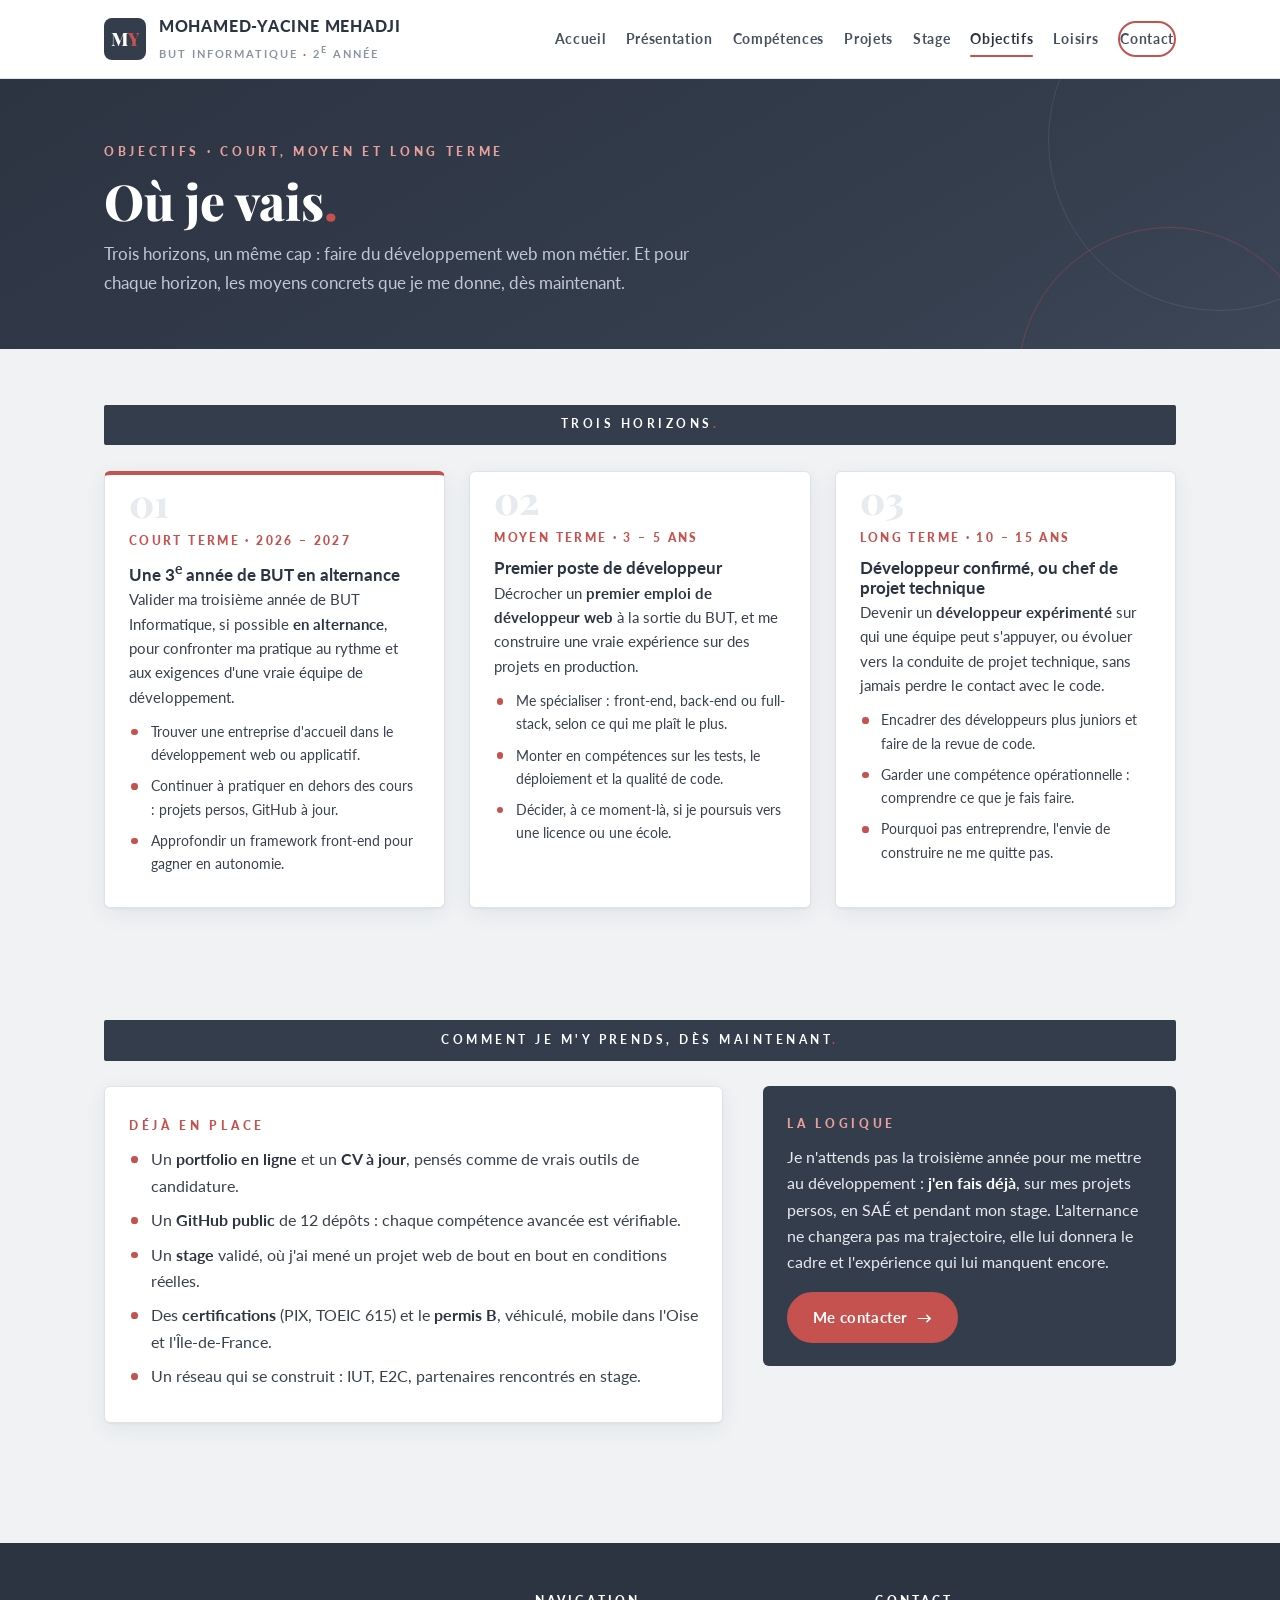
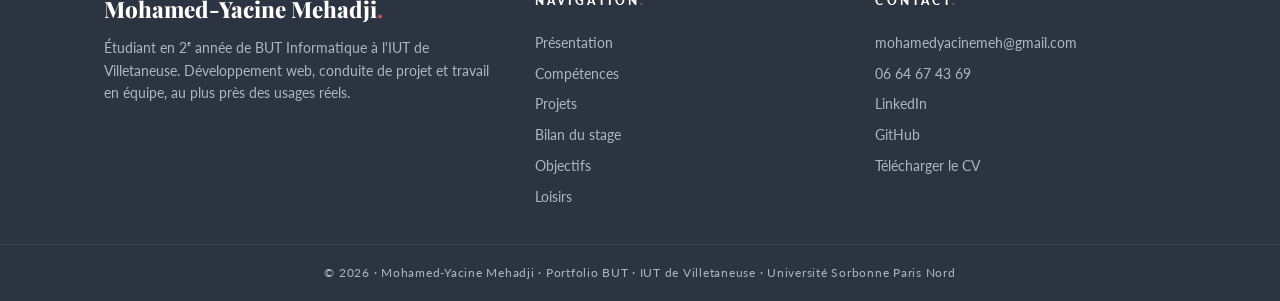
<file: pages/objectifs.html>
<!DOCTYPE html>
<html lang="fr">
<head>
  <meta charset="UTF-8">
  <meta name="viewport" content="width=device-width, initial-scale=1.0">
  <title>Objectifs, Mohamed-Yacine Mehadji</title>
  <meta name="description" content="Objectifs à court, moyen et long terme de Mohamed-Yacine Mehadji : poursuivre en BUT Informatique 3e année en alternance, devenir développeur web, puis évoluer vers le full-stack ou la conduite de projet technique.">
  <link rel="icon" type="image/png" href="../assets/img/logo-my.png">
  <link rel="stylesheet" href="../css/base.css">
  <link rel="stylesheet" href="../css/layout.css">
  <link rel="stylesheet" href="../css/pages.css">
</head>
<body data-page="objectifs">

  <nav class="nav">
    <div class="nav-inner">
      <a class="brand" href="../index.html">
        <span class="brand-mark">M<i>Y</i></span>
        <span>
          <span class="brand-name">MOHAMED-YACINE MEHADJI</span><br>
          <span class="brand-sub">BUT Informatique <em>·</em> 2<sup>e</sup> année</span>
        </span>
      </a>
      <button class="burger" aria-label="Ouvrir le menu"><span></span><span></span><span></span></button>
      <div class="nav-links">
        <a href="../index.html" data-link="accueil">Accueil</a>
        <a href="presentation.html" data-link="presentation">Présentation</a>
        <a href="competences.html" data-link="competences">Compétences</a>
        <a href="projets.html" data-link="projets">Projets</a>
        <a href="stage.html" data-link="stage">Stage</a>
        <a href="objectifs.html" data-link="objectifs">Objectifs</a>
        <a href="loisirs.html" data-link="loisirs">Loisirs</a>
        <a href="contact.html" class="nav-cta" data-link="contact">Contact</a>
      </div>
    </div>
  </nav>

  <header class="page-hero">
    <div class="wrap">
      <p class="eyebrow">Objectifs · court, moyen et long terme</p>
      <h1>Où je vais<i>.</i></h1>
      <p class="lede">Trois horizons, un même cap : faire du développement web mon métier. Et pour chaque horizon, les moyens concrets que je me donne, dès maintenant.</p>
    </div>
  </header>

  <!-- ================= LES TROIS HORIZONS ================= -->
  <section class="section">
    <div class="wrap">
      <div class="bar reveal">Trois horizons<i>.</i></div>
      <div class="grid-3">

        <article class="card goal reveal" style="border-top:4px solid var(--red);">
          <div class="horizon">01</div>
          <p class="when">Court terme · 2026 – 2027</p>
          <h3>Une 3<sup>e</sup> année de BUT en alternance</h3>
          <p>Valider ma troisième année de BUT Informatique, si possible <b>en alternance</b>, pour confronter ma pratique au rythme et aux exigences d'une vraie équipe de développement.</p>
          <ul class="dots">
            <li>Trouver une entreprise d'accueil dans le développement web ou applicatif.</li>
            <li>Continuer à pratiquer en dehors des cours : projets persos, GitHub à jour.</li>
            <li>Approfondir un framework front-end pour gagner en autonomie.</li>
          </ul>
        </article>

        <article class="card goal reveal">
          <div class="horizon">02</div>
          <p class="when">Moyen terme · 3 – 5 ans</p>
          <h3>Premier poste de développeur</h3>
          <p>Décrocher un <b>premier emploi de développeur web</b> à la sortie du BUT, et me construire une vraie expérience sur des projets en production.</p>
          <ul class="dots">
            <li>Me spécialiser : front-end, back-end ou full-stack, selon ce qui me plaît le plus.</li>
            <li>Monter en compétences sur les tests, le déploiement et la qualité de code.</li>
            <li>Décider, à ce moment-là, si je poursuis vers une licence ou une école.</li>
          </ul>
        </article>

        <article class="card goal reveal">
          <div class="horizon">03</div>
          <p class="when">Long terme · 10 – 15 ans</p>
          <h3>Développeur confirmé, ou chef de projet technique</h3>
          <p>Devenir un <b>développeur expérimenté</b> sur qui une équipe peut s'appuyer, ou évoluer vers la conduite de projet technique, sans jamais perdre le contact avec le code.</p>
          <ul class="dots">
            <li>Encadrer des développeurs plus juniors et faire de la revue de code.</li>
            <li>Garder une compétence opérationnelle : comprendre ce que je fais faire.</li>
            <li>Pourquoi pas entreprendre, l'envie de construire ne me quitte pas.</li>
          </ul>
        </article>

      </div>
    </div>
  </section>

  <!-- ================= LES MOYENS DÉJÀ EN PLACE ================= -->
  <section class="section">
    <div class="wrap">
      <div class="bar reveal">Comment je m'y prends, dès maintenant<i>.</i></div>
      <div class="split">
        <article class="card reveal">
          <p class="eyebrow">Déjà en place</p>
          <ul class="dots">
            <li>Un <b>portfolio en ligne</b> et un <b>CV à jour</b>, pensés comme de vrais outils de candidature.</li>
            <li>Un <b>GitHub public</b> de 12 dépôts : chaque compétence avancée est vérifiable.</li>
            <li>Un <b>stage</b> validé, où j'ai mené un projet web de bout en bout en conditions réelles.</li>
            <li>Des <b>certifications</b> (PIX, TOEIC 615) et le <b>permis B</b>, véhiculé, mobile dans l'Oise et l'Île-de-France.</li>
            <li>Un réseau qui se construit : IUT, E2C, partenaires rencontrés en stage.</li>
          </ul>
        </article>
        <div class="note-slate reveal">
          <p class="eyebrow">La logique</p>
          <p>Je n'attends pas la troisième année pour me mettre au développement : <strong>j'en fais déjà</strong>, sur mes projets persos, en SAÉ et pendant mon stage. L'alternance ne changera pas ma trajectoire, elle lui donnera le cadre et l'expérience qui lui manquent encore.</p>
          <a class="btn red mt-1" href="contact.html" style="border-color:var(--red);">Me contacter <span class="arrow">→</span></a>
        </div>
      </div>
    </div>
  </section>

  <footer>
    <div class="foot-grid">
      <div>
        <div class="foot-brand">Mohamed-Yacine Mehadji<i>.</i></div>
        <p class="small" style="color:#aeb6c2;">Étudiant en 2ᵉ année de BUT Informatique à l'IUT de Villetaneuse. Développement web, conduite de projet et travail en équipe, au plus près des usages réels.</p>
      </div>
      <div>
        <h4>Navigation<i>.</i></h4>
        <a href="presentation.html">Présentation</a>
        <a href="competences.html">Compétences</a>
        <a href="projets.html">Projets</a>
        <a href="stage.html">Bilan du stage</a>
        <a href="objectifs.html">Objectifs</a>
        <a href="loisirs.html">Loisirs</a>
      </div>
      <div>
        <h4>Contact<i>.</i></h4>
        <a href="mailto:mohamedyacinemeh@gmail.com">mohamedyacinemeh@gmail.com</a>
        <a href="tel:+33664674369">06 64 67 43 69</a>
        <a href="https://www.linkedin.com/in/mohamed-yacine-mehadji-36453632b/" target="_blank" rel="noopener">LinkedIn</a>
        <a href="https://github.com/Senseijuro" target="_blank" rel="noopener">GitHub</a>
        <a href="../assets/docs/CV_Mohamed-Yacine_Mehadji.pdf" download>Télécharger le CV</a>
      </div>
    </div>
    <div class="foot-bottom">© <span id="year">2026</span> · Mohamed-Yacine Mehadji · Portfolio BUT · IUT de Villetaneuse · Université Sorbonne Paris Nord</div>
  </footer>

  <script src="../js/main.js"></script>
</body>
</html>
</file>
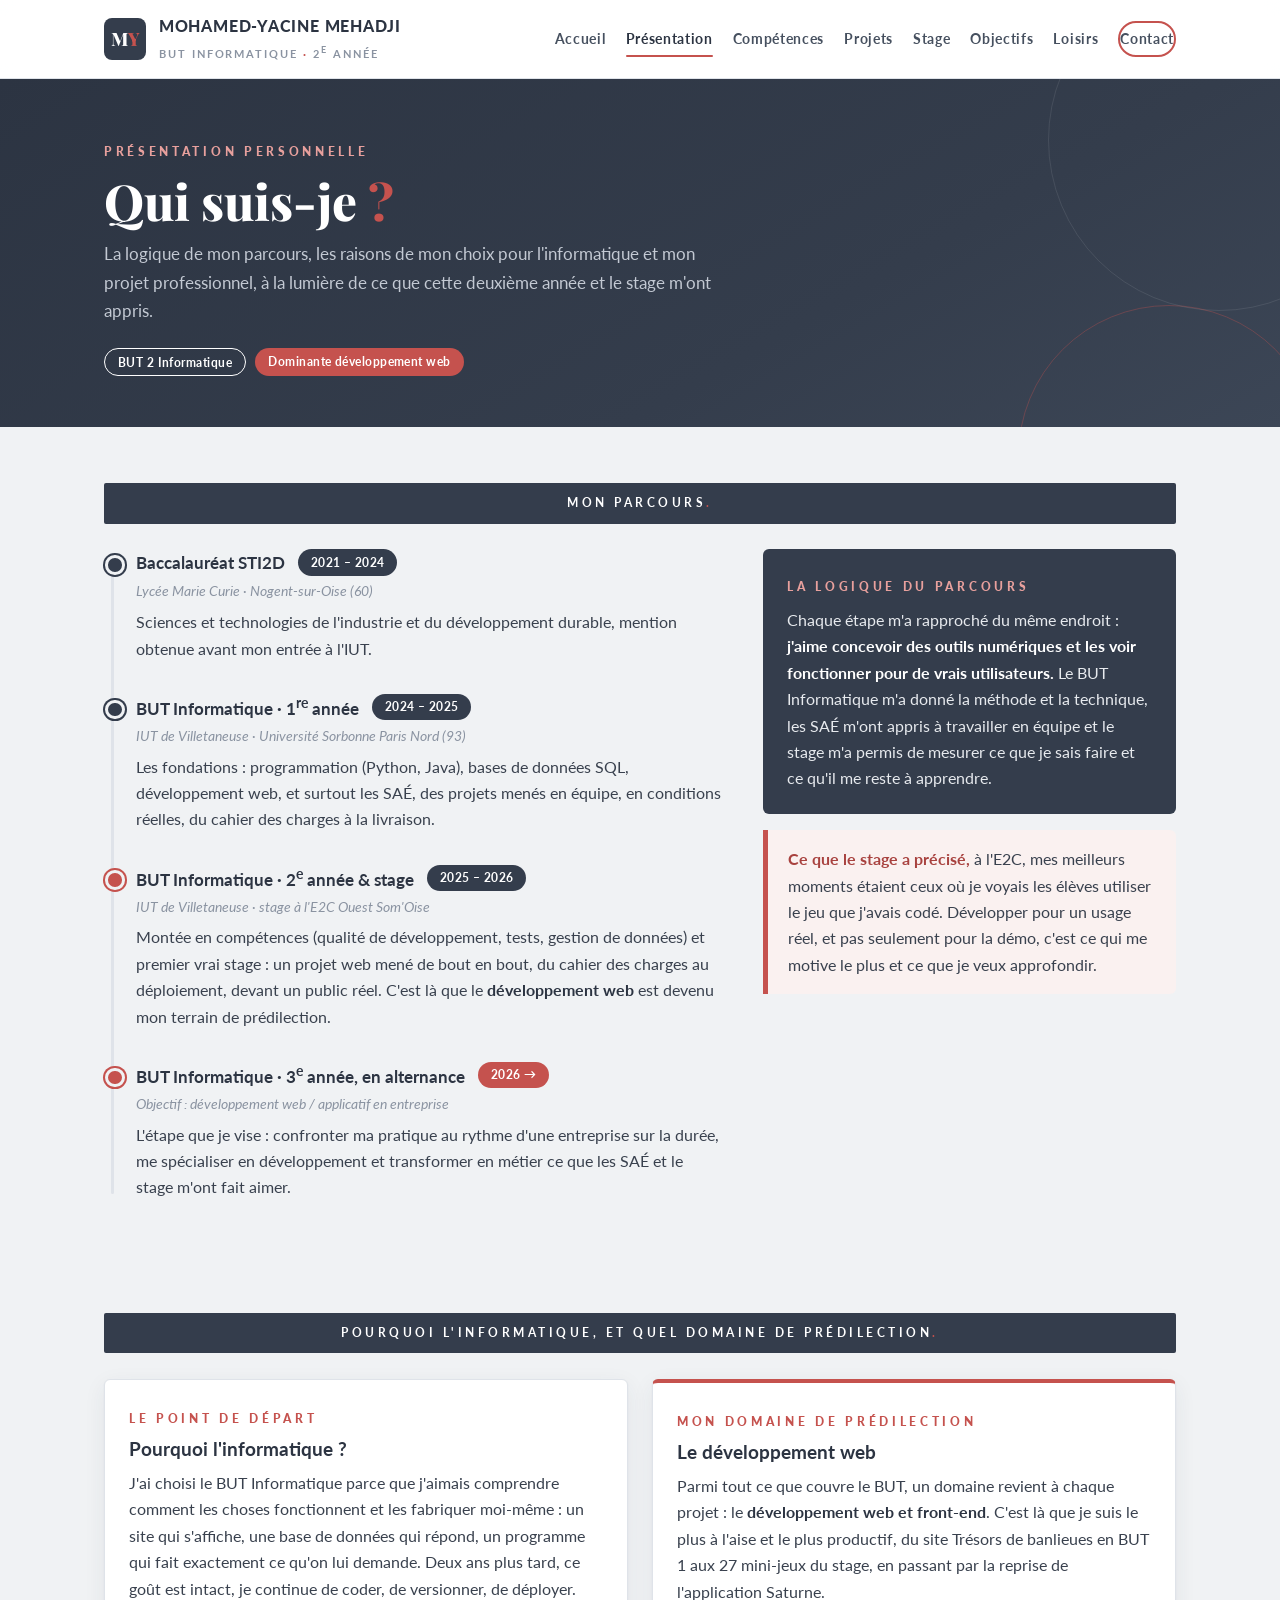
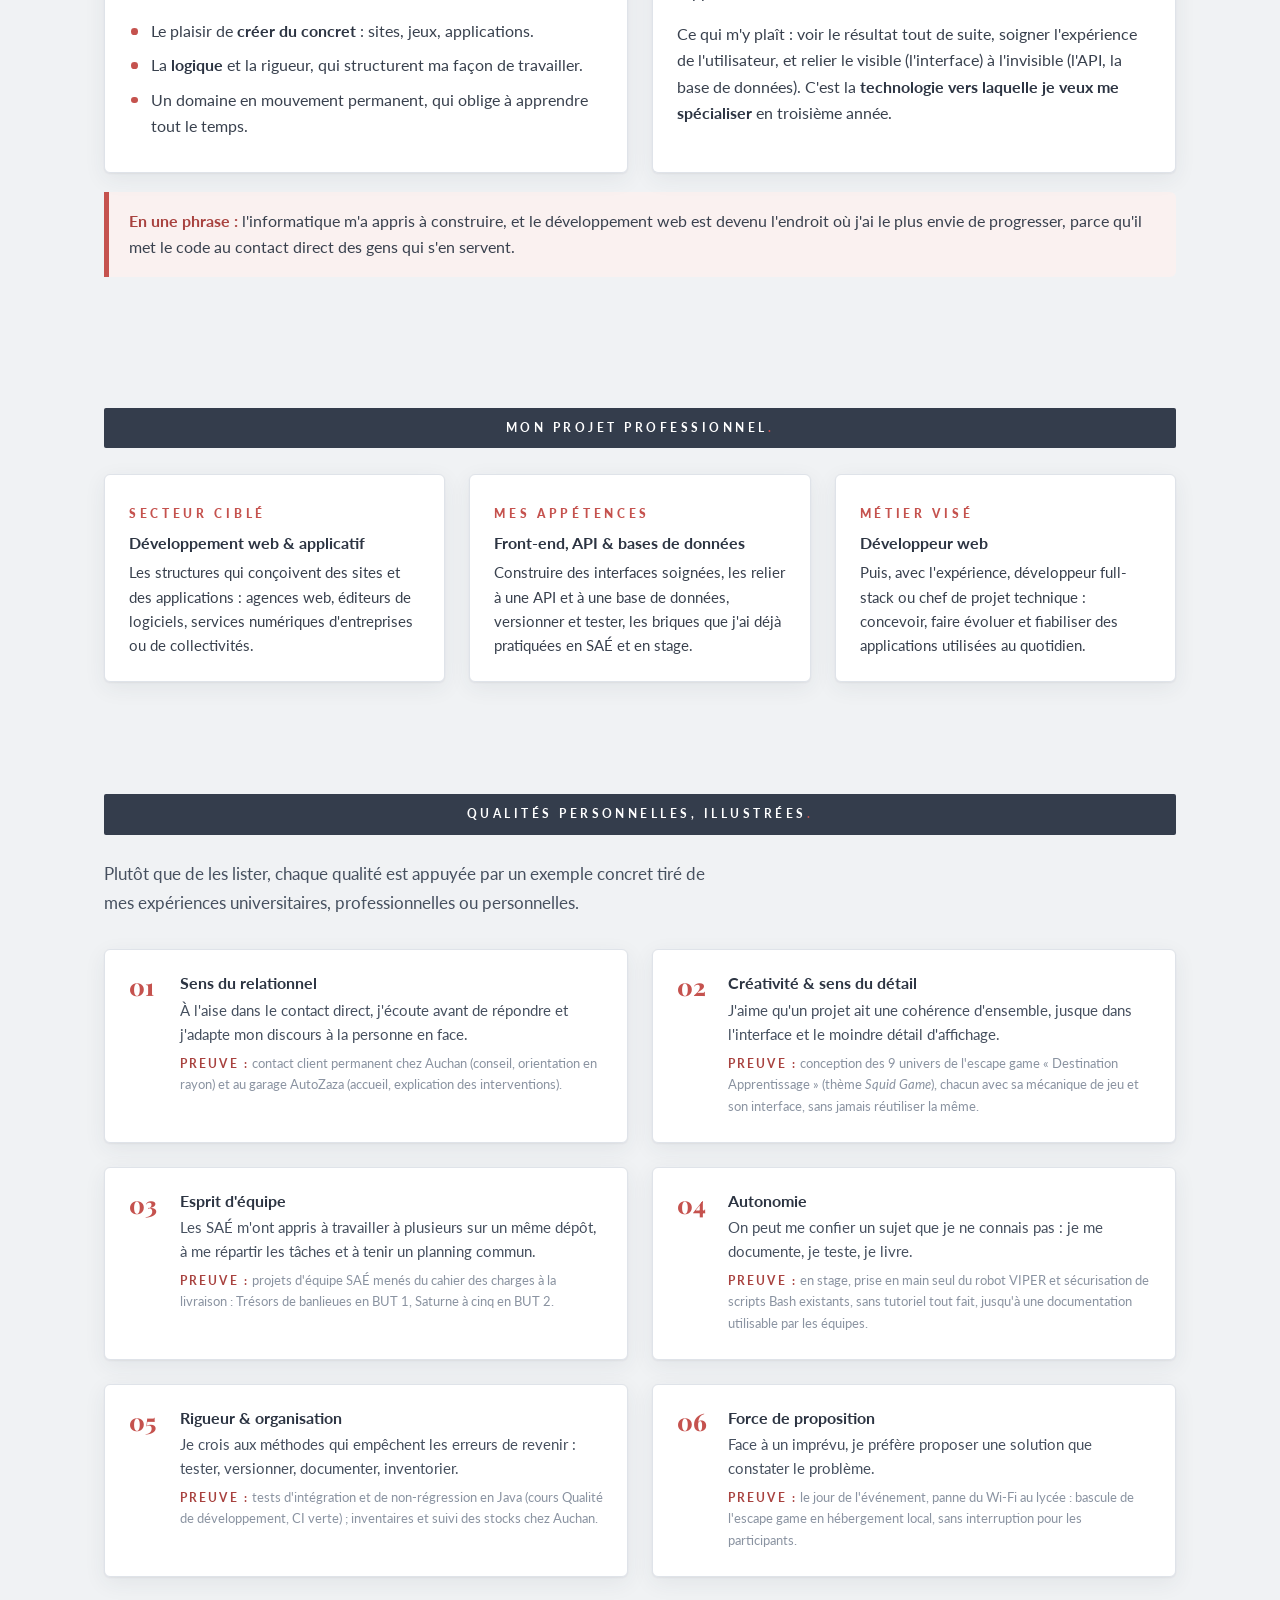
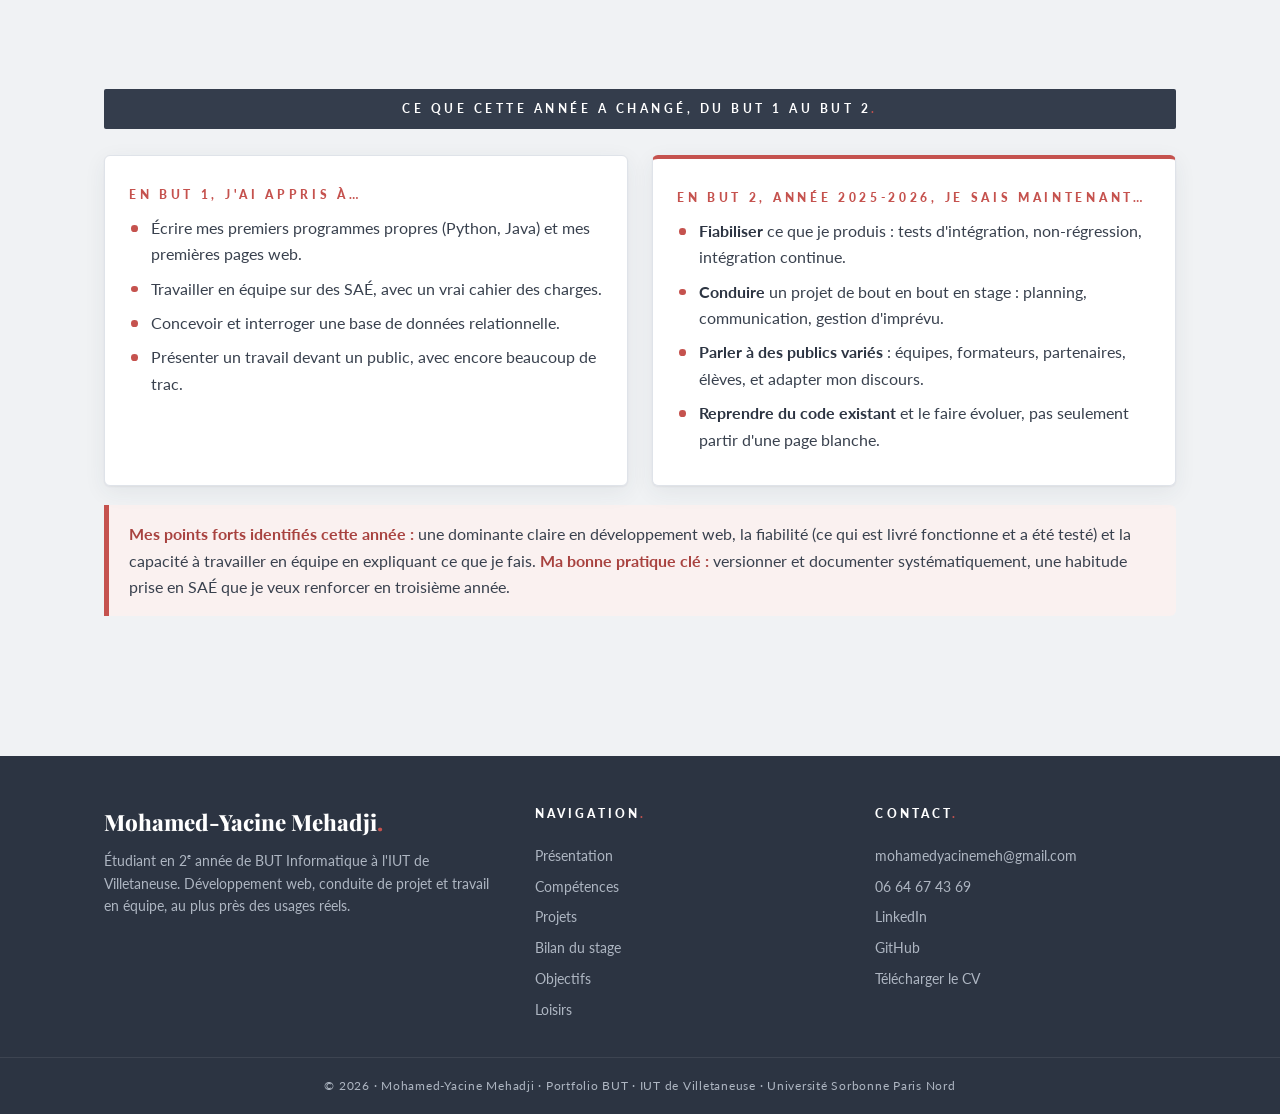
<file: pages/presentation.html>
<!DOCTYPE html>
<html lang="fr">
<head>
  <meta charset="UTF-8">
  <meta name="viewport" content="width=device-width, initial-scale=1.0">
  <title>Présentation, Mohamed-Yacine Mehadji</title>
  <meta name="description" content="Parcours, choix de l'informatique, projet professionnel et qualités personnelles de Mohamed-Yacine Mehadji, étudiant en BUT Informatique.">
  <link rel="icon" type="image/png" href="../assets/img/logo-my.png">
  <link rel="stylesheet" href="../css/base.css">
  <link rel="stylesheet" href="../css/layout.css">
  <link rel="stylesheet" href="../css/pages.css">
</head>
<body data-page="presentation">

  <nav class="nav">
    <div class="nav-inner">
      <a class="brand" href="../index.html">
        <span class="brand-mark">M<i>Y</i></span>
        <span>
          <span class="brand-name">MOHAMED-YACINE MEHADJI</span><br>
          <span class="brand-sub">BUT Informatique <em>·</em> 2<sup>e</sup> année</span>
        </span>
      </a>
      <button class="burger" aria-label="Ouvrir le menu"><span></span><span></span><span></span></button>
      <div class="nav-links">
        <a href="../index.html" data-link="accueil">Accueil</a>
        <a href="presentation.html" data-link="presentation">Présentation</a>
        <a href="competences.html" data-link="competences">Compétences</a>
        <a href="projets.html" data-link="projets">Projets</a>
        <a href="stage.html" data-link="stage">Stage</a>
        <a href="objectifs.html" data-link="objectifs">Objectifs</a>
        <a href="loisirs.html" data-link="loisirs">Loisirs</a>
        <a href="contact.html" class="nav-cta" data-link="contact">Contact</a>
      </div>
    </div>
  </nav>

  <header class="page-hero">
    <div class="wrap">
      <p class="eyebrow">Présentation personnelle</p>
      <h1>Qui suis-je <i>?</i></h1>
      <p class="lede">La logique de mon parcours, les raisons de mon choix pour l'informatique et mon projet professionnel, à la lumière de ce que cette deuxième année et le stage m'ont appris.</p>
      <div class="crumbs">
        <span class="chip ghost" style="border-color:#fff;color:#fff;">BUT 2 Informatique</span>
        <span class="chip red">Dominante développement web</span>
      </div>
    </div>
  </header>

  <!-- ================= PARCOURS ================= -->
  <section class="section">
    <div class="wrap">
      <div class="bar reveal">Mon parcours<i>.</i></div>
      <div class="split">
        <div class="timeline reveal">

          <div class="tl-item slate">
            <div class="tl-head"><h3>Baccalauréat STI2D</h3><span class="chip">2021 – 2024</span></div>
            <p class="tl-place">Lycée Marie Curie · Nogent-sur-Oise (60)</p>
            <p>Sciences et technologies de l'industrie et du développement durable, mention obtenue avant mon entrée à l'IUT.</p>
          </div>

          <div class="tl-item slate">
            <div class="tl-head"><h3>BUT Informatique · 1<sup>re</sup> année</h3><span class="chip">2024 – 2025</span></div>
            <p class="tl-place">IUT de Villetaneuse · Université Sorbonne Paris Nord (93)</p>
            <p>Les fondations : programmation (Python, Java), bases de données SQL, développement web, et surtout les SAÉ, des projets menés en équipe, en conditions réelles, du cahier des charges à la livraison.</p>
          </div>

          <div class="tl-item">
            <div class="tl-head"><h3>BUT Informatique · 2<sup>e</sup> année &amp; stage</h3><span class="chip">2025 – 2026</span></div>
            <p class="tl-place">IUT de Villetaneuse · stage à l'E2C Ouest Som'Oise</p>
            <p>Montée en compétences (qualité de développement, tests, gestion de données) et premier vrai stage : un projet web mené de bout en bout, du cahier des charges au déploiement, devant un public réel. C'est là que le <b>développement web</b> est devenu mon terrain de prédilection.</p>
          </div>

          <div class="tl-item">
            <div class="tl-head"><h3>BUT Informatique · 3<sup>e</sup> année, en alternance</h3><span class="chip red">2026 →</span></div>
            <p class="tl-place">Objectif : développement web / applicatif en entreprise</p>
            <p>L'étape que je vise : confronter ma pratique au rythme d'une entreprise sur la durée, me spécialiser en développement et transformer en métier ce que les SAÉ et le stage m'ont fait aimer.</p>
          </div>

        </div>

        <aside>
          <div class="note-slate reveal">
            <p class="eyebrow">La logique du parcours</p>
            <p>Chaque étape m'a rapproché du même endroit : <strong>j'aime concevoir des outils numériques et les voir fonctionner pour de vrais utilisateurs.</strong> Le BUT Informatique m'a donné la méthode et la technique, les SAÉ m'ont appris à travailler en équipe et le stage m'a permis de mesurer ce que je sais faire et ce qu'il me reste à apprendre.</p>
          </div>
          <div class="note-red reveal mt-1">
            <strong>Ce que le stage a précisé,</strong> à l'E2C, mes meilleurs moments étaient ceux où je voyais les élèves utiliser le jeu que j'avais codé. Développer pour un usage réel, et pas seulement pour la démo, c'est ce qui me motive le plus et ce que je veux approfondir.
          </div>
        </aside>
      </div>
    </div>
  </section>

  <!-- ================= POURQUOI L'INFORMATIQUE & DOMAINE DE PRÉDILECTION ================= -->
  <section class="section">
    <div class="wrap">
      <div class="bar reveal">Pourquoi l'informatique, et quel domaine de prédilection<i>.</i></div>
      <div class="grid-2">
        <article class="card reveal">
          <p class="eyebrow">Le point de départ</p>
          <h3 style="margin-bottom:.6rem;">Pourquoi l'informatique ?</h3>
          <p>J'ai choisi le BUT Informatique parce que j'aimais comprendre comment les choses fonctionnent et les fabriquer moi-même : un site qui s'affiche, une base de données qui répond, un programme qui fait exactement ce qu'on lui demande. Deux ans plus tard, ce goût est intact, je continue de coder, de versionner, de déployer.</p>
          <ul class="dots mt-1">
            <li>Le plaisir de <b>créer du concret</b> : sites, jeux, applications.</li>
            <li>La <b>logique</b> et la rigueur, qui structurent ma façon de travailler.</li>
            <li>Un domaine en mouvement permanent, qui oblige à apprendre tout le temps.</li>
          </ul>
        </article>

        <article class="card reveal" style="border-top:4px solid var(--red);">
          <p class="eyebrow">Mon domaine de prédilection</p>
          <h3 style="margin-bottom:.6rem;">Le développement web</h3>
          <p>Parmi tout ce que couvre le BUT, un domaine revient à chaque projet : le <b>développement web et front-end</b>. C'est là que je suis le plus à l'aise et le plus productif, du site Trésors de banlieues en BUT 1 aux 27 mini-jeux du stage, en passant par la reprise de l'application Saturne.</p>
          <p class="mt-1">Ce qui m'y plaît : voir le résultat tout de suite, soigner l'expérience de l'utilisateur, et relier le visible (l'interface) à l'invisible (l'API, la base de données). C'est la <b>technologie vers laquelle je veux me spécialiser</b> en troisième année.</p>
        </article>
      </div>
      <div class="note-red reveal">
        <strong>En une phrase :</strong> l'informatique m'a appris à construire, et le développement web est devenu l'endroit où j'ai le plus envie de progresser, parce qu'il met le code au contact direct des gens qui s'en servent.
      </div>
    </div>
  </section>

  <!-- ================= PROJET PROFESSIONNEL ================= -->
  <section class="section">
    <div class="wrap">
      <div class="bar reveal">Mon projet professionnel<i>.</i></div>
      <div class="grid-3">
        <article class="card reveal">
          <p class="eyebrow">Secteur ciblé</p>
          <h3 style="font-size:1rem; margin-bottom:.5rem;">Développement web &amp; applicatif</h3>
          <p style="font-size:.92rem;">Les structures qui conçoivent des sites et des applications : agences web, éditeurs de logiciels, services numériques d'entreprises ou de collectivités.</p>
        </article>
        <article class="card reveal">
          <p class="eyebrow">Mes appétences</p>
          <h3 style="font-size:1rem; margin-bottom:.5rem;">Front-end, API &amp; bases de données</h3>
          <p style="font-size:.92rem;">Construire des interfaces soignées, les relier à une API et à une base de données, versionner et tester, les briques que j'ai déjà pratiquées en SAÉ et en stage.</p>
        </article>
        <article class="card reveal">
          <p class="eyebrow">Métier visé</p>
          <h3 style="font-size:1rem; margin-bottom:.5rem;">Développeur web</h3>
          <p style="font-size:.92rem;">Puis, avec l'expérience, développeur full-stack ou chef de projet technique : concevoir, faire évoluer et fiabiliser des applications utilisées au quotidien.</p>
        </article>
      </div>
    </div>
  </section>

  <!-- ================= QUALITÉS PERSONNELLES ILLUSTRÉES ================= -->
  <section class="section">
    <div class="wrap">
      <div class="bar reveal">Qualités personnelles, illustrées<i>.</i></div>
      <p class="lede reveal mb-2">Plutôt que de les lister, chaque qualité est appuyée par un exemple concret tiré de mes expériences universitaires, professionnelles ou personnelles.</p>
      <div class="grid-2">

        <article class="card quality reveal">
          <span class="qnum">01</span>
          <div>
            <h3>Sens du relationnel</h3>
            <p>À l'aise dans le contact direct, j'écoute avant de répondre et j'adapte mon discours à la personne en face.</p>
            <p class="proof"><b>Preuve :</b> contact client permanent chez Auchan (conseil, orientation en rayon) et au garage AutoZaza (accueil, explication des interventions).</p>
          </div>
        </article>

        <article class="card quality reveal">
          <span class="qnum">02</span>
          <div>
            <h3>Créativité &amp; sens du détail</h3>
            <p>J'aime qu'un projet ait une cohérence d'ensemble, jusque dans l'interface et le moindre détail d'affichage.</p>
            <p class="proof"><b>Preuve :</b> conception des 9 univers de l'escape game « Destination Apprentissage » (thème <i>Squid Game</i>), chacun avec sa mécanique de jeu et son interface, sans jamais réutiliser la même.</p>
          </div>
        </article>

        <article class="card quality reveal">
          <span class="qnum">03</span>
          <div>
            <h3>Esprit d'équipe</h3>
            <p>Les SAÉ m'ont appris à travailler à plusieurs sur un même dépôt, à me répartir les tâches et à tenir un planning commun.</p>
            <p class="proof"><b>Preuve :</b> projets d'équipe SAÉ menés du cahier des charges à la livraison : Trésors de banlieues en BUT 1, Saturne à cinq en BUT 2.</p>
          </div>
        </article>

        <article class="card quality reveal">
          <span class="qnum">04</span>
          <div>
            <h3>Autonomie</h3>
            <p>On peut me confier un sujet que je ne connais pas : je me documente, je teste, je livre.</p>
            <p class="proof"><b>Preuve :</b> en stage, prise en main seul du robot VIPER et sécurisation de scripts Bash existants, sans tutoriel tout fait, jusqu'à une documentation utilisable par les équipes.</p>
          </div>
        </article>

        <article class="card quality reveal">
          <span class="qnum">05</span>
          <div>
            <h3>Rigueur &amp; organisation</h3>
            <p>Je crois aux méthodes qui empêchent les erreurs de revenir : tester, versionner, documenter, inventorier.</p>
            <p class="proof"><b>Preuve :</b> tests d'intégration et de non-régression en Java (cours Qualité de développement, CI verte) ; inventaires et suivi des stocks chez Auchan.</p>
          </div>
        </article>

        <article class="card quality reveal">
          <span class="qnum">06</span>
          <div>
            <h3>Force de proposition</h3>
            <p>Face à un imprévu, je préfère proposer une solution que constater le problème.</p>
            <p class="proof"><b>Preuve :</b> le jour de l'événement, panne du Wi-Fi au lycée : bascule de l'escape game en hébergement local, sans interruption pour les participants.</p>
          </div>
        </article>

      </div>
    </div>
  </section>

  <!-- ================= ÉVOLUTION BUT 1 → BUT 2 ================= -->
  <section class="section">
    <div class="wrap">
      <div class="bar reveal">Ce que cette année a changé, du BUT 1 au BUT 2<i>.</i></div>
      <div class="grid-2">
        <article class="card reveal">
          <p class="eyebrow">En BUT 1, j'ai appris à…</p>
          <ul class="dots">
            <li>Écrire mes premiers programmes propres (Python, Java) et mes premières pages web.</li>
            <li>Travailler en équipe sur des SAÉ, avec un vrai cahier des charges.</li>
            <li>Concevoir et interroger une base de données relationnelle.</li>
            <li>Présenter un travail devant un public, avec encore beaucoup de trac.</li>
          </ul>
        </article>
        <article class="card reveal" style="border-top:4px solid var(--red);">
          <p class="eyebrow">En BUT 2, année 2025-2026, je sais maintenant…</p>
          <ul class="dots">
            <li><b>Fiabiliser</b> ce que je produis : tests d'intégration, non-régression, intégration continue.</li>
            <li><b>Conduire</b> un projet de bout en bout en stage : planning, communication, gestion d'imprévu.</li>
            <li><b>Parler à des publics variés</b> : équipes, formateurs, partenaires, élèves, et adapter mon discours.</li>
            <li><b>Reprendre du code existant</b> et le faire évoluer, pas seulement partir d'une page blanche.</li>
          </ul>
        </article>
      </div>
      <div class="note-red reveal">
        <strong>Mes points forts identifiés cette année :</strong> une dominante claire en développement web, la fiabilité (ce qui est livré fonctionne et a été testé) et la capacité à travailler en équipe en expliquant ce que je fais. <strong>Ma bonne pratique clé :</strong> versionner et documenter systématiquement, une habitude prise en SAÉ que je veux renforcer en troisième année.
      </div>
    </div>
  </section>

  <footer>
    <div class="foot-grid">
      <div>
        <div class="foot-brand">Mohamed-Yacine Mehadji<i>.</i></div>
        <p class="small" style="color:#aeb6c2;">Étudiant en 2ᵉ année de BUT Informatique à l'IUT de Villetaneuse. Développement web, conduite de projet et travail en équipe, au plus près des usages réels.</p>
      </div>
      <div>
        <h4>Navigation<i>.</i></h4>
        <a href="presentation.html">Présentation</a>
        <a href="competences.html">Compétences</a>
        <a href="projets.html">Projets</a>
        <a href="stage.html">Bilan du stage</a>
        <a href="objectifs.html">Objectifs</a>
        <a href="loisirs.html">Loisirs</a>
      </div>
      <div>
        <h4>Contact<i>.</i></h4>
        <a href="mailto:mohamedyacinemeh@gmail.com">mohamedyacinemeh@gmail.com</a>
        <a href="tel:+33664674369">06 64 67 43 69</a>
        <a href="https://www.linkedin.com/in/mohamed-yacine-mehadji-36453632b/" target="_blank" rel="noopener">LinkedIn</a>
        <a href="https://github.com/Senseijuro" target="_blank" rel="noopener">GitHub</a>
        <a href="../assets/docs/CV_Mohamed-Yacine_Mehadji.pdf" download>Télécharger le CV</a>
      </div>
    </div>
    <div class="foot-bottom">© <span id="year">2026</span> · Mohamed-Yacine Mehadji · Portfolio BUT · IUT de Villetaneuse · Université Sorbonne Paris Nord</div>
  </footer>

  <script src="../js/main.js"></script>
</body>
</html>
</file>
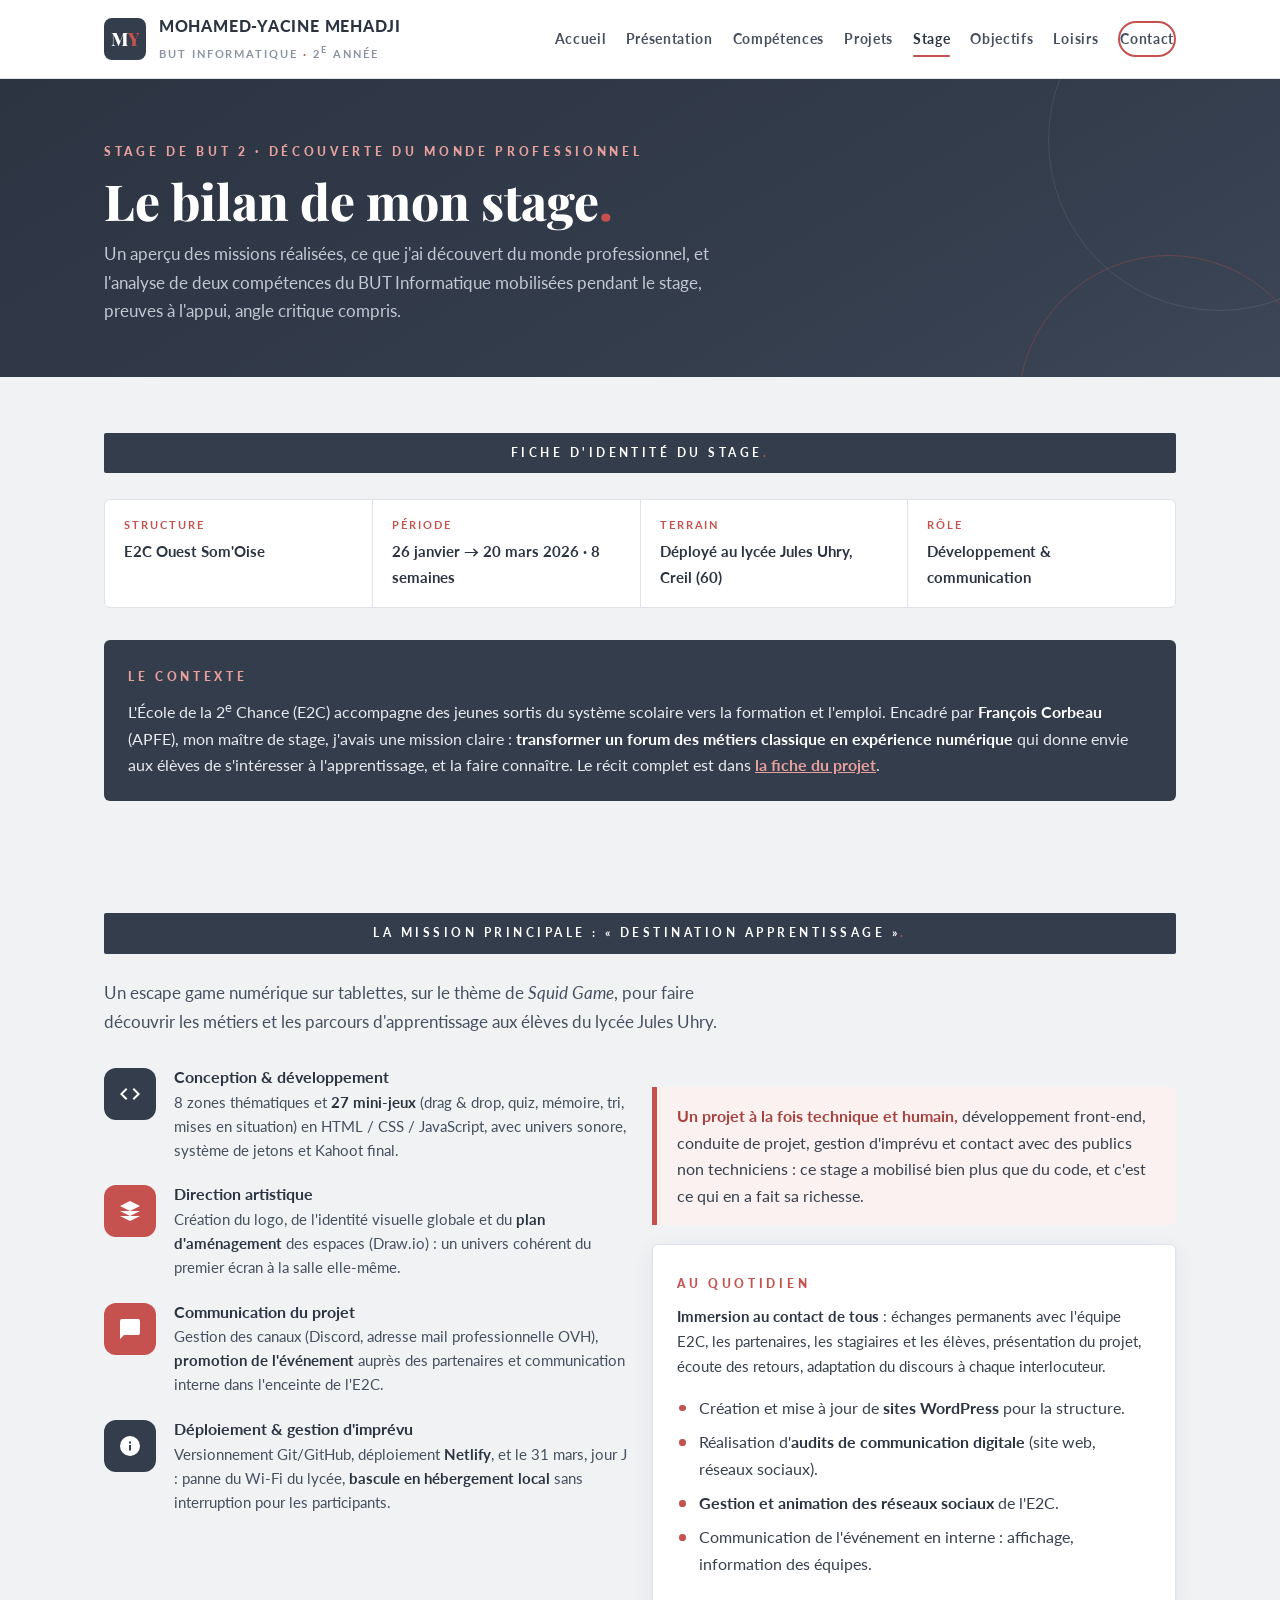
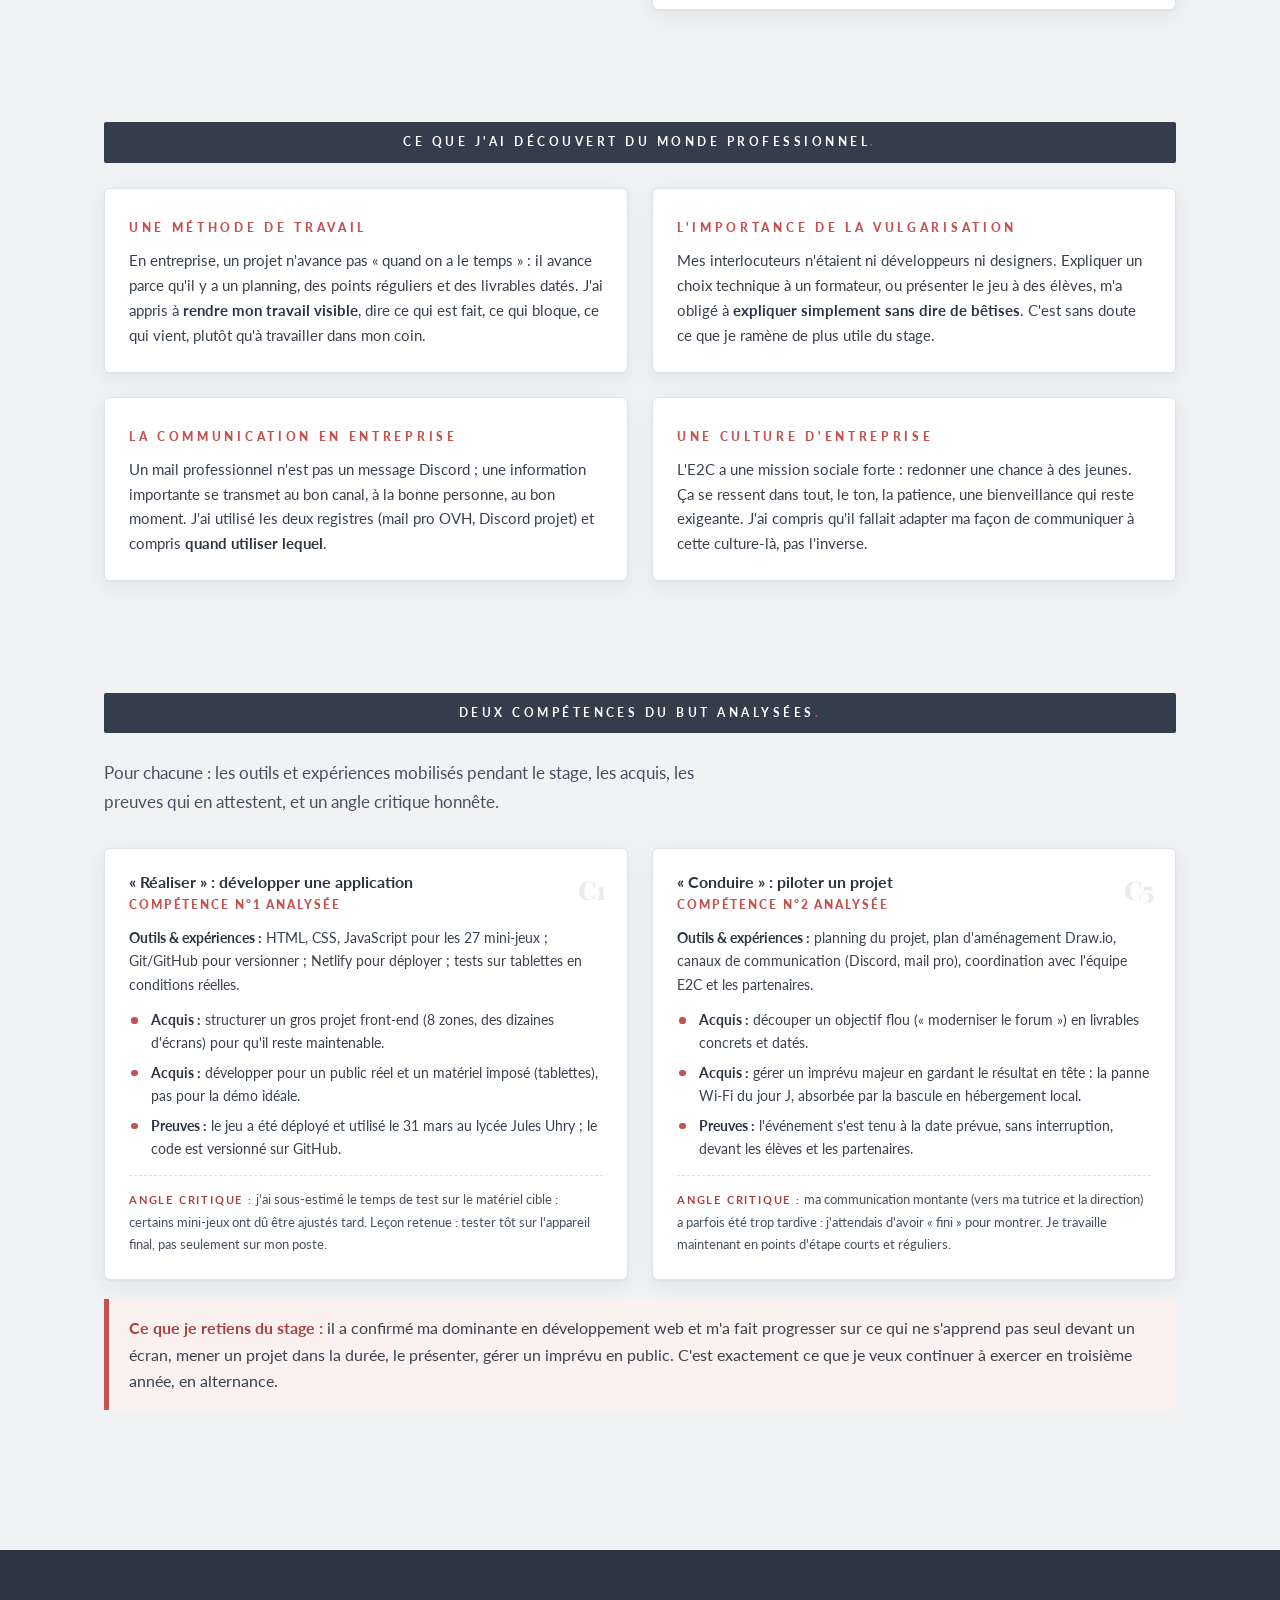
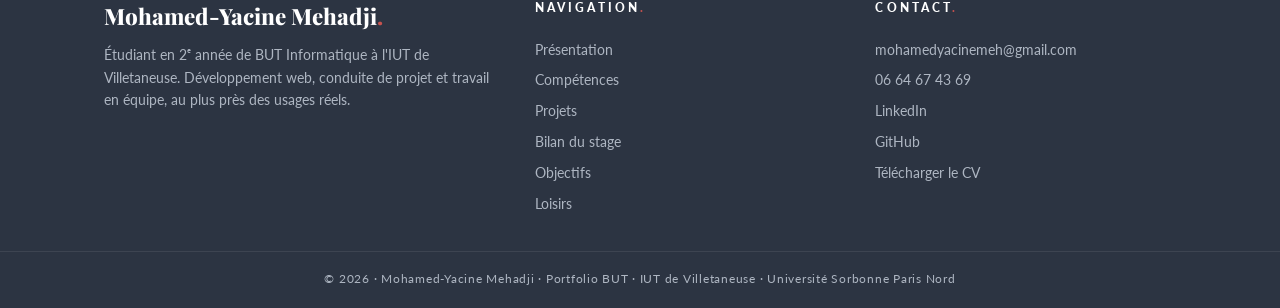
<file: pages/stage.html>
<!DOCTYPE html>
<html lang="fr">
<head>
  <meta charset="UTF-8">
  <meta name="viewport" content="width=device-width, initial-scale=1.0">
  <title>Bilan du stage, Mohamed-Yacine Mehadji</title>
  <meta name="description" content="Bilan du stage de BUT 2 à l'E2C Ouest Som'Oise : escape game web Destination Apprentissage, découverte du monde professionnel et analyse de deux compétences du BUT Informatique, preuves et regard critique à l'appui.">
  <link rel="icon" type="image/png" href="../assets/img/logo-my.png">
  <link rel="stylesheet" href="../css/base.css">
  <link rel="stylesheet" href="../css/layout.css">
  <link rel="stylesheet" href="../css/pages.css">
</head>
<body data-page="stage">

  <nav class="nav">
    <div class="nav-inner">
      <a class="brand" href="../index.html">
        <span class="brand-mark">M<i>Y</i></span>
        <span>
          <span class="brand-name">MOHAMED-YACINE MEHADJI</span><br>
          <span class="brand-sub">BUT Informatique <em>·</em> 2<sup>e</sup> année</span>
        </span>
      </a>
      <button class="burger" aria-label="Ouvrir le menu"><span></span><span></span><span></span></button>
      <div class="nav-links">
        <a href="../index.html" data-link="accueil">Accueil</a>
        <a href="presentation.html" data-link="presentation">Présentation</a>
        <a href="competences.html" data-link="competences">Compétences</a>
        <a href="projets.html" data-link="projets">Projets</a>
        <a href="stage.html" data-link="stage">Stage</a>
        <a href="objectifs.html" data-link="objectifs">Objectifs</a>
        <a href="loisirs.html" data-link="loisirs">Loisirs</a>
        <a href="contact.html" class="nav-cta" data-link="contact">Contact</a>
      </div>
    </div>
  </nav>

  <header class="page-hero">
    <div class="wrap">
      <p class="eyebrow">Stage de BUT 2 · découverte du monde professionnel</p>
      <h1>Le bilan de mon stage<i>.</i></h1>
      <p class="lede">Un aperçu des missions réalisées, ce que j'ai découvert du monde professionnel, et l'analyse de deux compétences du BUT Informatique mobilisées pendant le stage, preuves à l'appui, angle critique compris.</p>
    </div>
  </header>

  <!-- ================= FICHE D'IDENTITÉ ================= -->
  <section class="section">
    <div class="wrap">
      <div class="bar reveal">Fiche d'identité du stage<i>.</i></div>
      <div class="stage-id reveal">
        <div><b>Structure</b><span>E2C Ouest Som'Oise</span></div>
        <div><b>Période</b><span>26 janvier → 20 mars 2026 · 8 semaines</span></div>
        <div><b>Terrain</b><span>Déployé au lycée Jules Uhry, Creil (60)</span></div>
        <div><b>Rôle</b><span>Développement &amp; communication</span></div>
      </div>
      <div class="note-slate reveal mt-2">
        <p class="eyebrow">Le contexte</p>
        <p>L'École de la 2<sup>e</sup> Chance (E2C) accompagne des jeunes sortis du système scolaire vers la formation et l'emploi. Encadré par <strong>François Corbeau</strong> (APFE), mon maître de stage, j'avais une mission claire : <strong>transformer un forum des métiers classique en expérience numérique</strong> qui donne envie aux élèves de s'intéresser à l'apprentissage, et la faire connaître. Le récit complet est dans <a href="projets.html" style="color:#e8a09d; font-weight:700; text-decoration:underline;">la fiche du projet</a>.</p>
      </div>
    </div>
  </section>

  <!-- ================= MISSION PRINCIPALE ================= -->
  <section class="section">
    <div class="wrap">
      <div class="bar reveal">La mission principale : « Destination Apprentissage »<i>.</i></div>
      <p class="lede reveal mb-2">Un escape game numérique sur tablettes, sur le thème de <i>Squid Game</i>, pour faire découvrir les métiers et les parcours d'apprentissage aux élèves du lycée Jules Uhry.</p>

      <div class="grid-2">
        <div>
          <article class="mission reveal">
            <span class="mico"><svg viewBox="0 0 24 24"><path d="M9.4 16.6 4.8 12l4.6-4.6L8 6l-6 6 6 6 1.4-1.4zm5.2 0 4.6-4.6-4.6-4.6L16 6l6 6-6 6-1.4-1.4z"/></svg></span>
            <div>
              <h3>Conception &amp; développement</h3>
              <p>8 zones thématiques et <b>27 mini-jeux</b> (drag &amp; drop, quiz, mémoire, tri, mises en situation) en HTML / CSS / JavaScript, avec univers sonore, système de jetons et Kahoot final.</p>
            </div>
          </article>
          <article class="mission reveal">
            <span class="mico com"><svg viewBox="0 0 24 24"><path d="M12 2 2 7l10 5 10-5-10-5zM2 17l10 5 10-5M2 12l10 5 10-5"/></svg></span>
            <div>
              <h3>Direction artistique</h3>
              <p>Création du logo, de l'identité visuelle globale et du <b>plan d'aménagement</b> des espaces (Draw.io) : un univers cohérent du premier écran à la salle elle-même.</p>
            </div>
          </article>
          <article class="mission reveal">
            <span class="mico com"><svg viewBox="0 0 24 24"><path d="M20 2H4a2 2 0 0 0-2 2v18l4-4h14a2 2 0 0 0 2-2V4a2 2 0 0 0-2-2z"/></svg></span>
            <div>
              <h3>Communication du projet</h3>
              <p>Gestion des canaux (Discord, adresse mail professionnelle OVH), <b>promotion de l'événement</b> auprès des partenaires et communication interne dans l'enceinte de l'E2C.</p>
            </div>
          </article>
          <article class="mission reveal">
            <span class="mico"><svg viewBox="0 0 24 24"><path d="M12 2a10 10 0 1 0 10 10A10 10 0 0 0 12 2zm1 14.5h-2V11h2zm0-7h-2v-2h2z"/></svg></span>
            <div>
              <h3>Déploiement &amp; gestion d'imprévu</h3>
              <p>Versionnement Git/GitHub, déploiement <b>Netlify</b>, et le 31 mars, jour J : panne du Wi-Fi du lycée, <b>bascule en hébergement local</b> sans interruption pour les participants.</p>
            </div>
          </article>
        </div>

        <aside>
          <div class="note-red reveal">
            <strong>Un projet à la fois technique et humain,</strong> développement front-end, conduite de projet, gestion d'imprévu et contact avec des publics non techniciens : ce stage a mobilisé bien plus que du code, et c'est ce qui en a fait sa richesse.
          </div>
          <article class="card reveal mt-1">
            <p class="eyebrow">Au quotidien</p>
            <p style="font-size:.94rem;"><b>Immersion au contact de tous</b> : échanges permanents avec l'équipe E2C, les partenaires, les stagiaires et les élèves, présentation du projet, écoute des retours, adaptation du discours à chaque interlocuteur.</p>
            <ul class="dots mt-1">
              <li>Création et mise à jour de <b>sites WordPress</b> pour la structure.</li>
              <li>Réalisation d'<b>audits de communication digitale</b> (site web, réseaux sociaux).</li>
              <li><b>Gestion et animation des réseaux sociaux</b> de l'E2C.</li>
              <li>Communication de l'événement en interne : affichage, information des équipes.</li>
            </ul>
          </article>
        </aside>
      </div>
    </div>
  </section>

  <!-- ================= DÉCOUVERTE DU MONDE PROFESSIONNEL ================= -->
  <section class="section">
    <div class="wrap">
      <div class="bar reveal">Ce que j'ai découvert du monde professionnel<i>.</i></div>
      <div class="grid-2">

        <article class="card reveal">
          <p class="eyebrow">Une méthode de travail</p>
          <p style="font-size:.94rem;">En entreprise, un projet n'avance pas « quand on a le temps » : il avance parce qu'il y a un planning, des points réguliers et des livrables datés. J'ai appris à <b>rendre mon travail visible</b>, dire ce qui est fait, ce qui bloque, ce qui vient, plutôt qu'à travailler dans mon coin.</p>
        </article>

        <article class="card reveal">
          <p class="eyebrow">L'importance de la vulgarisation</p>
          <p style="font-size:.94rem;">Mes interlocuteurs n'étaient ni développeurs ni designers. Expliquer un choix technique à un formateur, ou présenter le jeu à des élèves, m'a obligé à <b>expliquer simplement sans dire de bêtises</b>. C'est sans doute ce que je ramène de plus utile du stage.</p>
        </article>

        <article class="card reveal">
          <p class="eyebrow">La communication en entreprise</p>
          <p style="font-size:.94rem;">Un mail professionnel n'est pas un message Discord ; une information importante se transmet au bon canal, à la bonne personne, au bon moment. J'ai utilisé les deux registres (mail pro OVH, Discord projet) et compris <b>quand utiliser lequel</b>.</p>
        </article>

        <article class="card reveal">
          <p class="eyebrow">Une culture d'entreprise</p>
          <p style="font-size:.94rem;">L'E2C a une mission sociale forte : redonner une chance à des jeunes. Ça se ressent dans tout, le ton, la patience, une bienveillance qui reste exigeante. J'ai compris qu'il fallait adapter ma façon de communiquer à cette culture-là, pas l'inverse.</p>
        </article>

      </div>
    </div>
  </section>

  <!-- ================= DEUX COMPÉTENCES ANALYSÉES ================= -->
  <section class="section">
    <div class="wrap">
      <div class="bar reveal">Deux compétences du BUT analysées<i>.</i></div>
      <p class="lede reveal mb-2">Pour chacune : les outils et expériences mobilisés pendant le stage, les acquis, les preuves qui en attestent, et un angle critique honnête.</p>

      <div class="grid-2">

        <article class="card comp-card reveal">
          <span class="comp-code">C1</span>
          <h3>« Réaliser » : développer une application</h3>
          <p class="comp-lvl">Compétence n°1 analysée</p>
          <p><b>Outils &amp; expériences :</b> HTML, CSS, JavaScript pour les 27 mini-jeux ; Git/GitHub pour versionner ; Netlify pour déployer ; tests sur tablettes en conditions réelles.</p>
          <ul class="dots mt-1">
            <li><b>Acquis :</b> structurer un gros projet front-end (8 zones, des dizaines d'écrans) pour qu'il reste maintenable.</li>
            <li><b>Acquis :</b> développer pour un public réel et un matériel imposé (tablettes), pas pour la démo idéale.</li>
            <li><b>Preuves :</b> le jeu a été déployé et utilisé le 31 mars au lycée Jules Uhry ; le code est versionné sur GitHub.</li>
          </ul>
          <p class="persp"><b>Angle critique :</b> j'ai sous-estimé le temps de test sur le matériel cible : certains mini-jeux ont dû être ajustés tard. Leçon retenue : tester tôt sur l'appareil final, pas seulement sur mon poste.</p>
          <!-- À personnaliser : ajouter un exemple précis de mini-jeu ou de difficulté technique rencontrée -->
        </article>

        <article class="card comp-card reveal">
          <span class="comp-code">C5</span>
          <h3>« Conduire » : piloter un projet</h3>
          <p class="comp-lvl">Compétence n°2 analysée</p>
          <p><b>Outils &amp; expériences :</b> planning du projet, plan d'aménagement Draw.io, canaux de communication (Discord, mail pro), coordination avec l'équipe E2C et les partenaires.</p>
          <ul class="dots mt-1">
            <li><b>Acquis :</b> découper un objectif flou (« moderniser le forum ») en livrables concrets et datés.</li>
            <li><b>Acquis :</b> gérer un imprévu majeur en gardant le résultat en tête : la panne Wi-Fi du jour J, absorbée par la bascule en hébergement local.</li>
            <li><b>Preuves :</b> l'événement s'est tenu à la date prévue, sans interruption, devant les élèves et les partenaires.</li>
          </ul>
          <p class="persp"><b>Angle critique :</b> ma communication montante (vers ma tutrice et la direction) a parfois été trop tardive : j'attendais d'avoir « fini » pour montrer. Je travaille maintenant en points d'étape courts et réguliers.</p>
          <!-- À personnaliser : préciser le rythme réel des points avec le tuteur / la tutrice -->
        </article>

      </div>

      <div class="note-red reveal">
        <strong>Ce que je retiens du stage :</strong> il a confirmé ma dominante en développement web et m'a fait progresser sur ce qui ne s'apprend pas seul devant un écran, mener un projet dans la durée, le présenter, gérer un imprévu en public. C'est exactement ce que je veux continuer à exercer en troisième année, en alternance.
      </div>
    </div>
  </section>

  <footer>
    <div class="foot-grid">
      <div>
        <div class="foot-brand">Mohamed-Yacine Mehadji<i>.</i></div>
        <p class="small" style="color:#aeb6c2;">Étudiant en 2ᵉ année de BUT Informatique à l'IUT de Villetaneuse. Développement web, conduite de projet et travail en équipe, au plus près des usages réels.</p>
      </div>
      <div>
        <h4>Navigation<i>.</i></h4>
        <a href="presentation.html">Présentation</a>
        <a href="competences.html">Compétences</a>
        <a href="projets.html">Projets</a>
        <a href="stage.html">Bilan du stage</a>
        <a href="objectifs.html">Objectifs</a>
        <a href="loisirs.html">Loisirs</a>
      </div>
      <div>
        <h4>Contact<i>.</i></h4>
        <a href="mailto:mohamedyacinemeh@gmail.com">mohamedyacinemeh@gmail.com</a>
        <a href="tel:+33664674369">06 64 67 43 69</a>
        <a href="https://www.linkedin.com/in/mohamed-yacine-mehadji-36453632b/" target="_blank" rel="noopener">LinkedIn</a>
        <a href="https://github.com/Senseijuro" target="_blank" rel="noopener">GitHub</a>
        <a href="../assets/docs/CV_Mohamed-Yacine_Mehadji.pdf" download>Télécharger le CV</a>
      </div>
    </div>
    <div class="foot-bottom">© <span id="year">2026</span> · Mohamed-Yacine Mehadji · Portfolio BUT · IUT de Villetaneuse · Université Sorbonne Paris Nord</div>
  </footer>

  <script src="../js/main.js"></script>
</body>
</html>
</file>
<file: css/base.css>
/* ============================================================
   PORTFOLIO — MOHAMED-YACINE MEHADJI
   base.css — tokens, reset, typographie, composants de base
   Charte graphique héritée du CV (ardoise / rouge / Playfair+Lato)
   ============================================================ */

/* ---------- Polices (auto-hébergées, identiques au CV) ---------- */
@font-face { font-family:'Lato'; src:url('../assets/fonts/Lato-Regular.ttf'); font-weight:400; font-display:swap; }
@font-face { font-family:'Lato'; src:url('../assets/fonts/Lato-Italic.ttf'); font-weight:400; font-style:italic; font-display:swap; }
@font-face { font-family:'Lato'; src:url('../assets/fonts/Lato-SemiBold.ttf'); font-weight:600; font-display:swap; }
@font-face { font-family:'Lato'; src:url('../assets/fonts/Lato-Bold.ttf'); font-weight:700; font-display:swap; }
@font-face { font-family:'Lato'; src:url('../assets/fonts/Lato-Black.ttf'); font-weight:900; font-display:swap; }
@font-face { font-family:'Playfair'; src:url('../assets/fonts/PlayfairDisplay.ttf'); font-weight:400 900; font-display:swap; }

/* ---------- Tokens ---------- */
:root{
  --slate:#343d4c;
  --slate-deep:#2c3442;
  --slate-soft:#46505f;
  --red:#c5524e;
  --red-deep:#a8423f;
  --red-tint:#faf1f0;
  --ink:#39414e;
  --muted:#8a93a1;
  --bg:#f0f2f4;
  --paper:#ffffff;
  --side:#e7eaee;
  --line:#dfe3e9;
  --radius:6px;
  --shadow:0 1px 2px rgba(44,52,66,.06), 0 6px 22px rgba(44,52,66,.07);
  --shadow-lg:0 2px 6px rgba(44,52,66,.08), 0 16px 44px rgba(44,52,66,.12);
  --container:1120px;
}

/* ---------- Reset ---------- */
*{ margin:0; padding:0; box-sizing:border-box; }
html{ scroll-behavior:smooth; }
body{
  font-family:'Lato', sans-serif;
  font-size:16px; line-height:1.65;
  color:var(--ink); background:var(--bg);
  -webkit-font-smoothing:antialiased;
}
img{ max-width:100%; display:block; }
a{ color:inherit; text-decoration:none; }
ul{ list-style:none; }
strong, b{ font-weight:700; color:var(--slate-deep); }

::selection{ background:var(--red); color:#fff; }

/* ---------- Typographie ---------- */
h1,h2,h3{ color:var(--slate-deep); line-height:1.15; }
.display{ font-family:'Playfair', serif; font-weight:800; letter-spacing:.3px; }
.lede{ font-size:1.08rem; color:var(--slate-soft); max-width:62ch; }
.small{ font-size:.85rem; color:var(--muted); }

/* Étiquette rouge lettrée (échos du "TECHNIQUES DE COMMERCIALISATION" du CV) */
.eyebrow{
  display:inline-block; color:var(--red);
  font-size:.72rem; font-weight:900; letter-spacing:.32em;
  text-transform:uppercase; margin-bottom:.7rem;
}

/* ---------- Le motif signature du CV : la barre de section ---------- */
.bar{
  background:var(--slate); color:#fff;
  text-align:center; text-transform:uppercase;
  font-size:.78rem; font-weight:700; letter-spacing:.28em;
  padding:.62rem 1rem; margin-bottom:1.6rem;
  border-radius:2px;
}
.bar i{ font-style:normal; color:var(--red); }

/* ---------- Puces rouges (échos des listes du CV) ---------- */
.dots li{
  position:relative; padding-left:1.35rem; margin-bottom:.5rem;
}
.dots li::before{
  content:''; position:absolute; left:.15rem; top:.62em;
  width:.42rem; height:.42rem; border-radius:50%; background:var(--red);
}

/* ---------- Pastille date (échos des badges du CV) ---------- */
.chip{
  display:inline-block; background:var(--slate); color:#fff;
  font-size:.72rem; font-weight:700; letter-spacing:.04em;
  padding:.22rem .8rem; border-radius:999px; white-space:nowrap;
}
.chip.red{ background:var(--red); }
.chip.ghost{ background:transparent; color:var(--slate); border:1.5px solid var(--slate); }

/* ---------- Tags Info / Com (la double identité du profil) ---------- */
.tag{
  display:inline-block; font-size:.7rem; font-weight:700; letter-spacing:.05em;
  padding:.18rem .65rem; border-radius:999px;
  border:1.5px solid var(--slate); color:var(--slate); background:#fff;
}
.tag.com{ border-color:var(--red); color:var(--red); }
.tag.solid{ background:var(--slate); color:#fff; }
.tag.com.solid{ background:var(--red); color:#fff; border-color:var(--red); }

/* ---------- Encadré rouge (échos du bloc "compétences BUT TC" du CV) ---------- */
.note-red{
  background:var(--red-tint); border-left:5px solid var(--red);
  border-radius:0 var(--radius) var(--radius) 0;
  padding:1rem 1.25rem; margin:1.2rem 0;
}
.note-red strong{ color:var(--red-deep); }

/* ---------- Encadré ardoise ---------- */
.note-slate{
  background:var(--slate); color:#e7eaee;
  border-radius:var(--radius); padding:1.4rem 1.5rem;
}
.note-slate strong{ color:#fff; }
.note-slate .eyebrow{ color:#e8a09d; }

/* ---------- Boutons ---------- */
.btn{
  display:inline-flex; align-items:center; gap:.55rem;
  font-weight:700; font-size:.92rem; letter-spacing:.02em;
  padding:.72rem 1.5rem; border-radius:999px;
  border:2px solid var(--slate); transition:all .22s ease;
  cursor:pointer; background:transparent; color:var(--slate);
}
.btn:hover{ transform:translateY(-2px); box-shadow:var(--shadow); }
.btn.primary{ background:var(--slate); color:#fff; }
.btn.primary:hover{ background:var(--slate-deep); }
.btn.red{ background:var(--red); border-color:var(--red); color:#fff; }
.btn.red:hover{ background:var(--red-deep); border-color:var(--red-deep); }
.btn .arrow{ transition:transform .22s ease; }
.btn:hover .arrow{ transform:translateX(4px); }

/* ---------- Cartes ---------- */
.card{
  background:var(--paper); border:1px solid var(--line);
  border-radius:var(--radius); padding:1.5rem;
  box-shadow:var(--shadow);
}

/* ---------- Barres de niveau (échos des langues du CV) ---------- */
.level{ margin-bottom:1rem; }
.level .row{ display:flex; justify-content:space-between; align-items:baseline; margin-bottom:.35rem; }
.level .row b{ font-size:.92rem; }
.level .row span{ font-size:.78rem; color:var(--muted); font-weight:600; }
.level .track{ height:7px; background:var(--side); border-radius:99px; overflow:hidden; }
.level .fill{
  display:block; height:100%; background:var(--slate); border-radius:99px;
  width:0; transition:width 1.1s cubic-bezier(.2,.7,.3,1);
}
.level .fill.com{ background:var(--red); }
.in-view .fill{ width:var(--w); }

/* ---------- Animations d'apparition ---------- */
.reveal{ opacity:0; transform:translateY(18px); transition:opacity .6s ease, transform .6s ease; }
.reveal.in-view{ opacity:1; transform:none; }
@media (prefers-reduced-motion: reduce){
  html{ scroll-behavior:auto; }
  .reveal{ opacity:1; transform:none; transition:none; }
  .level .fill{ transition:none; width:var(--w); }
}

/* ---------- Utilitaires ---------- */
.center{ text-align:center; }
.mt-1{ margin-top:1rem; } .mt-2{ margin-top:2rem; } .mt-3{ margin-top:3rem; }
.mb-1{ margin-bottom:1rem; } .mb-2{ margin-bottom:2rem; }
.flex{ display:flex; gap:1rem; flex-wrap:wrap; align-items:center; }
</file>
<file: css/layout.css>
/* ============================================================
   layout.css — navigation, structure de page, hero, footer
   ============================================================ */

/* ---------- Navigation ---------- */
.nav{
  position:sticky; top:0; z-index:100;
  background:rgba(255,255,255,.94); backdrop-filter:blur(8px);
  border-bottom:1px solid var(--line);
}
.nav-inner{
  max-width:var(--container); margin:0 auto; padding:.8rem 1.5rem;
  display:flex; align-items:center; justify-content:space-between; gap:1rem;
}
.brand{ display:flex; align-items:center; gap:.8rem; }
.brand-mark{
  width:42px; height:42px; border-radius:8px; background:var(--slate);
  color:#fff; display:flex; align-items:center; justify-content:center;
  font-family:'Playfair', serif; font-weight:800; font-size:1.15rem;
}
.brand-mark i{ font-style:normal; color:var(--red); }
.brand-name{ font-weight:900; font-size:.98rem; letter-spacing:.05em; color:var(--slate-deep); line-height:1.2; }
.brand-sub{ font-size:.68rem; letter-spacing:.18em; text-transform:uppercase; color:var(--muted); font-weight:700; }
.brand-sub em{ font-style:normal; color:var(--red); }

.nav-links{ display:flex; gap:1.25rem; align-items:center; }
.nav-links a{
  font-size:.85rem; font-weight:700; letter-spacing:.05em; color:var(--slate-soft);
  padding:.3rem 0; position:relative; transition:color .2s;
}
.nav-links a::after{
  content:''; position:absolute; left:0; bottom:-2px; height:2.5px; width:0;
  background:var(--red); transition:width .25s ease; border-radius:2px;
}
.nav-links a:hover{ color:var(--slate-deep); }
.nav-links a:hover::after, .nav-links a.active::after{ width:100%; }
.nav-links a.active{ color:var(--slate-deep); }
.nav-cta{ border:2px solid var(--red); color:var(--red); padding:.4rem 1rem; border-radius:999px; font-size:.8rem; font-weight:800; transition:all .2s; }
.nav-cta:hover{ background:var(--red); color:#fff; }

.burger{
  display:none; background:none; border:0; cursor:pointer; padding:.4rem;
}
.burger span{ display:block; width:24px; height:2.5px; background:var(--slate-deep); margin:5px 0; border-radius:2px; transition:all .25s; }
.burger.open span:nth-child(1){ transform:translateY(7.5px) rotate(45deg); }
.burger.open span:nth-child(2){ opacity:0; }
.burger.open span:nth-child(3){ transform:translateY(-7.5px) rotate(-45deg); }

/* ---------- Conteneurs / sections ---------- */
.wrap{ max-width:var(--container); margin:0 auto; padding:0 1.5rem; }
.section{ padding:3.5rem 0; }
.section.tight{ padding:2.2rem 0; }
.grid-2{ display:grid; grid-template-columns:1fr 1fr; gap:1.5rem; }
.grid-3{ display:grid; grid-template-columns:repeat(3,1fr); gap:1.5rem; }
.grid-4{ display:grid; grid-template-columns:repeat(4,1fr); gap:1.2rem; }
.split{ display:grid; grid-template-columns:1.2fr .8fr; gap:2.5rem; align-items:start; }

/* ---------- Bandeau de page (échos de l'en-tête du CV) ---------- */
.page-hero{
  background:linear-gradient(150deg, var(--slate-deep) 0%, var(--slate) 65%, #3c4656 100%);
  color:#fff; padding:3.6rem 0 3.2rem;
  position:relative; overflow:hidden;
}
.page-hero::after{
  content:''; position:absolute; right:-110px; top:-110px;
  width:340px; height:340px; border-radius:50%;
  border:1.5px solid rgba(255,255,255,.09);
}
.page-hero::before{
  content:''; position:absolute; right:-40px; bottom:-180px;
  width:300px; height:300px; border-radius:50%;
  border:1.5px solid rgba(197,82,78,.35);
}
.page-hero .eyebrow{ color:#e8a09d; }
.page-hero h1{
  font-family:'Playfair', serif; font-weight:800;
  font-size:clamp(2rem, 4.5vw, 3.1rem); color:#fff; margin-bottom:.7rem;
}
.page-hero h1 i{ font-style:normal; color:var(--red); }
.page-hero .lede{ color:#c3c9d3; }
.page-hero .crumbs{ margin-top:1.4rem; display:flex; gap:.6rem; flex-wrap:wrap; }

/* ---------- Footer ---------- */
footer{ background:var(--slate-deep); color:#aeb6c2; margin-top:4rem; }
.foot-grid{
  max-width:var(--container); margin:0 auto; padding:3rem 1.5rem 2rem;
  display:grid; grid-template-columns:1.3fr 1fr 1fr; gap:2.5rem;
}
.foot-grid h4{
  color:#fff; font-size:.78rem; letter-spacing:.25em; text-transform:uppercase;
  margin-bottom:1rem; font-weight:900;
}
.foot-grid h4 i{ font-style:normal; color:var(--red); }
.foot-grid a{ display:block; padding:.22rem 0; font-size:.9rem; transition:color .2s; }
.foot-grid a:hover{ color:#fff; }
.foot-brand{ font-family:'Playfair', serif; font-weight:800; font-size:1.4rem; color:#fff; margin-bottom:.6rem; }
.foot-brand i{ font-style:normal; color:var(--red); }
.foot-bottom{
  border-top:1px solid rgba(255,255,255,.08);
  text-align:center; padding:1.1rem; font-size:.78rem; letter-spacing:.06em;
}

/* ---------- Responsive ---------- */
@media (max-width: 920px){
  .grid-3, .grid-4{ grid-template-columns:1fr 1fr; }
  .split{ grid-template-columns:1fr; }
}
@media (max-width: 720px){
  .burger{ display:block; }
  .nav-links{
    position:fixed; inset:65px 0 auto 0; background:#fff;
    flex-direction:column; gap:0; padding:.6rem 0 1rem;
    border-bottom:1px solid var(--line); box-shadow:var(--shadow-lg);
    transform:translateY(-130%); transition:transform .3s ease;
  }
  .nav-links.open{ transform:none; }
  .nav-links a{ padding:.7rem 1.5rem; width:100%; }
  .nav-cta{ margin:0 1.5rem; text-align:center; }
  .grid-2, .grid-3, .grid-4{ grid-template-columns:1fr; }
  .foot-grid{ grid-template-columns:1fr; gap:1.8rem; }
  .section{ padding:2.4rem 0; }
}
</file>
<file: css/pages.css>
/* ============================================================
   pages.css — composants spécifiques aux pages
   ============================================================ */

/* ================= ACCUEIL ================= */
.hero-home{
  background:linear-gradient(150deg, var(--slate-deep) 0%, var(--slate) 60%, #3c4656 100%);
  color:#fff; position:relative; overflow:hidden;
}
.hero-home::after{
  content:'MY'; position:absolute; right:-1rem; bottom:-5rem;
  font-family:'Playfair', serif; font-weight:800; font-size:22rem;
  color:rgba(255,255,255,.035); line-height:1; pointer-events:none;
}
.hero-grid{
  max-width:var(--container); margin:0 auto; padding:4.5rem 1.5rem 4rem;
  display:grid; grid-template-columns:1.25fr .75fr; gap:3rem; align-items:center;
  position:relative; z-index:1;
}
.hero-role{
  color:var(--red); font-size:.8rem; font-weight:900;
  letter-spacing:.34em; text-transform:uppercase; margin-bottom:1rem;
}
.hero-name{
  font-family:'Playfair', serif; font-weight:800;
  font-size:clamp(2.6rem, 6vw, 4.2rem); line-height:1.05; color:#fff;
}
.hero-name i{ font-style:normal; color:var(--red); }
.hero-sub{
  margin-top:1rem; color:#c3c9d3; font-size:1.05rem; max-width:56ch;
}
.hero-sub b{ color:#fff; }
.hero-actions{ margin-top:2rem; display:flex; gap:1rem; flex-wrap:wrap; }
.hero-home .btn{ border-color:#fff; color:#fff; }
.hero-home .btn.red{ border-color:var(--red); background:var(--red); }
.hero-home .btn:hover{ box-shadow:0 8px 24px rgba(0,0,0,.25); }

/* La passerelle Info → Com (signature du profil hybride) */
.bridge{
  background:rgba(255,255,255,.06); border:1px solid rgba(255,255,255,.12);
  border-radius:10px; padding:1.6rem; backdrop-filter:blur(4px);
}
.bridge-row{ display:flex; align-items:center; gap:.9rem; margin:.9rem 0; }
.bridge-pill{
  flex:1; text-align:center; padding:.75rem .5rem; border-radius:8px;
  font-weight:900; font-size:.8rem; letter-spacing:.12em; text-transform:uppercase;
}
.bridge-pill.info{ background:#fff; color:var(--slate-deep); }
.bridge-pill.com{ background:var(--red); color:#fff; }
.bridge-arrow{ color:#e8a09d; font-size:1.3rem; font-weight:900; }
.bridge p{ font-size:.85rem; color:#c3c9d3; }
.bridge p b{ color:#fff; }
.bridge .small-label{
  font-size:.66rem; letter-spacing:.28em; text-transform:uppercase;
  color:#8a93a1; font-weight:900; margin-bottom:.3rem;
}

/* Statistiques rapides */
.stats{ display:grid; grid-template-columns:repeat(4,1fr); gap:1px; background:var(--line); border:1px solid var(--line); border-radius:var(--radius); overflow:hidden; }
.stat{ background:#fff; padding:1.4rem 1rem; text-align:center; }
.stat b{ display:block; font-family:'Playfair', serif; font-size:2rem; color:var(--slate-deep); }
.stat b i{ font-style:normal; color:var(--red); }
.stat span{ font-size:.74rem; letter-spacing:.14em; text-transform:uppercase; color:var(--muted); font-weight:700; }

/* Cartes "pilier" du profil hybride */
.pillar{ position:relative; overflow:hidden; }
.pillar::before{
  content:''; position:absolute; top:0; left:0; right:0; height:4px; background:var(--slate);
}
.pillar.com::before{ background:var(--red); }
.pillar h3{ font-size:1.06rem; margin:.6rem 0 .7rem; }
.pillar .ico{
  width:46px; height:46px; border-radius:10px; display:grid; place-items:center;
  background:var(--side); color:var(--slate);
}
.pillar.com .ico{ background:var(--red-tint); color:var(--red); }
.pillar .ico svg{ width:22px; height:22px; fill:currentColor; }

/* ================= TIMELINE (parcours) ================= */
.timeline{ position:relative; padding-left:2rem; }
.timeline::before{
  content:''; position:absolute; left:.45rem; top:.4rem; bottom:.4rem;
  width:2.5px; background:var(--line); border-radius:2px;
}
.tl-item{ position:relative; padding-bottom:2rem; }
.tl-item:last-child{ padding-bottom:0; }
.tl-item::before{
  content:''; position:absolute; left:-1.92rem; top:.35rem;
  width:.85rem; height:.85rem; border-radius:50%;
  background:var(--red); border:3px solid var(--bg);
  box-shadow:0 0 0 2px var(--red);
}
.tl-item.slate::before{ background:var(--slate); box-shadow:0 0 0 2px var(--slate); }
.tl-head{ display:flex; gap:.8rem; align-items:center; flex-wrap:wrap; margin-bottom:.3rem; }
.tl-head h3{ font-size:1.05rem; }
.tl-place{ font-size:.85rem; color:var(--muted); font-style:italic; margin-bottom:.4rem; }

/* ================= QUALITÉS illustrées ================= */
.quality{ display:grid; grid-template-columns:auto 1fr; gap:1rem; align-items:start; }
.quality .qnum{
  font-family:'Playfair', serif; font-weight:800; font-size:1.5rem;
  color:var(--red); line-height:1; min-width:2.2rem;
}
.quality h3{ font-size:1rem; margin-bottom:.3rem; }
.quality p{ font-size:.92rem; color:var(--slate-soft); }
.quality .proof{ font-size:.82rem; color:var(--muted); margin-top:.4rem; }
.quality .proof b{ color:var(--red-deep); font-size:.72rem; letter-spacing:.18em; text-transform:uppercase; }

/* ================= COMPÉTENCES ================= */
.comp-card{ position:relative; }
.comp-card .comp-code{
  position:absolute; top:1.2rem; right:1.3rem;
  font-family:'Playfair', serif; font-weight:800; font-size:1.6rem;
  color:var(--side);
}
.comp-card h3{ font-size:1.02rem; padding-right:3rem; margin-bottom:.2rem; }
.comp-card .comp-lvl{ font-size:.74rem; color:var(--red); font-weight:900; letter-spacing:.16em; text-transform:uppercase; margin-bottom:.7rem; }
.comp-card p{ font-size:.9rem; }
.comp-card .dots{ margin-top:.7rem; }
.comp-card .dots li{ font-size:.88rem; margin-bottom:.4rem; }
.comp-card .persp{
  margin-top:.9rem; padding-top:.8rem; border-top:1px dashed var(--line);
  font-size:.84rem; color:var(--slate-soft);
}
.comp-card .persp b{ color:var(--red-deep); font-size:.7rem; letter-spacing:.16em; text-transform:uppercase; }

/* ================= PROJETS ================= */
.filters{ display:flex; gap:.7rem; flex-wrap:wrap; margin-bottom:2rem; }
.filter-btn{
  border:2px solid var(--slate); background:#fff; color:var(--slate);
  font-weight:800; font-size:.82rem; letter-spacing:.06em;
  padding:.45rem 1.2rem; border-radius:999px; cursor:pointer; transition:all .2s;
}
.filter-btn:hover{ transform:translateY(-2px); }
.filter-btn.active{ background:var(--slate); color:#fff; }
.filter-btn.com.active, .filter-btn.com:hover{ background:var(--red); border-color:var(--red); color:#fff; }
.filter-btn.com{ border-color:var(--red); color:var(--red); }

.proj-grid{ display:grid; grid-template-columns:repeat(3,1fr); gap:1.5rem; }
.proj{
  background:#fff; border:1px solid var(--line); border-radius:var(--radius);
  overflow:hidden; box-shadow:var(--shadow); display:flex; flex-direction:column;
  transition:transform .25s ease, box-shadow .25s ease;
}
.proj:hover{ transform:translateY(-5px); box-shadow:var(--shadow-lg); }
.proj.hidden{ display:none; }
.proj-img{ aspect-ratio:16/9.5; background:var(--side); overflow:hidden; position:relative; }
.proj-img img{ width:100%; height:100%; object-fit:cover; transition:transform .4s ease; }
.proj:hover .proj-img img{ transform:scale(1.05); }
.proj-img .ph{
  width:100%; height:100%; display:grid; place-items:center;
  font-family:'Playfair', serif; font-weight:800; font-size:2.6rem; color:#fff;
  background:linear-gradient(150deg, var(--slate) 0%, var(--slate-soft) 100%);
}
.proj-img .ph.com{ background:linear-gradient(150deg, var(--red-deep) 0%, var(--red) 100%); }
.proj-body{ padding:1.2rem 1.3rem 1.3rem; display:flex; flex-direction:column; gap:.55rem; flex:1; }
.proj-body h3{ font-size:1.02rem; }
.proj-body p{ font-size:.88rem; color:var(--slate-soft); flex:1; }
.proj-tags{ display:flex; gap:.4rem; flex-wrap:wrap; }
.proj-links{ display:flex; gap:1rem; margin-top:.4rem; }
.proj-links a{
  font-size:.8rem; font-weight:800; color:var(--red); letter-spacing:.04em;
}
.proj-links a:hover{ text-decoration:underline; }

/* ----- Dossier projet universitaire (tableau des consignes S3/S4) ----- */
.dossier{
  background:#fff; border:1px solid var(--line); border-radius:var(--radius);
  overflow:hidden; box-shadow:var(--shadow); margin-bottom:2.5rem;
}
.dossier-head{
  background:var(--slate); color:#fff; padding:1.3rem 1.6rem;
  display:flex; justify-content:space-between; align-items:center; gap:1rem; flex-wrap:wrap;
}
.dossier-head h3{ color:#fff; font-family:'Playfair', serif; font-size:1.35rem; }
.dossier-head .meta{ font-size:.78rem; letter-spacing:.2em; text-transform:uppercase; color:#aeb6c2; font-weight:800; }
.dossier-head .meta i{ font-style:normal; color:var(--red); }
.drow{
  display:grid; grid-template-columns:215px 1fr; gap:1.4rem;
  padding:1.25rem 1.6rem; border-top:1px solid var(--line);
}
.drow:nth-child(even){ background:#fafbfc; }
.dlabel{
  font-size:.72rem; font-weight:900; letter-spacing:.18em; text-transform:uppercase;
  color:var(--slate); padding-top:.15rem;
}
.dlabel i{ font-style:normal; color:var(--red); }
.dval{ font-size:.93rem; }
.dval .dots li{ font-size:.91rem; }
.dval .cols{ display:grid; grid-template-columns:1fr 1fr; gap:1.2rem; }
.dval .cols h4{
  font-size:.72rem; letter-spacing:.14em; text-transform:uppercase; color:var(--muted);
  margin-bottom:.4rem; font-weight:900;
}

/* ================= STAGE ================= */
.stage-id{
  display:grid; grid-template-columns:repeat(4, 1fr); gap:1px;
  background:var(--line); border:1px solid var(--line); border-radius:var(--radius); overflow:hidden;
}
.stage-id > div{ background:#fff; padding:1rem 1.2rem; }
.stage-id b{ display:block; font-size:.68rem; letter-spacing:.18em; text-transform:uppercase; color:var(--red); margin-bottom:.25rem; }
.stage-id span{ font-size:.92rem; font-weight:700; color:var(--slate-deep); }

.mission{ display:grid; grid-template-columns:52px 1fr; gap:1.1rem; align-items:start; margin-bottom:1.4rem; }
.mission .mico{
  width:52px; height:52px; border-radius:12px; display:grid; place-items:center;
  background:var(--slate); color:#fff; flex:none;
}
.mission .mico.com{ background:var(--red); }
.mission .mico svg{ width:24px; height:24px; fill:currentColor; }
.mission h3{ font-size:1.02rem; margin-bottom:.25rem; }
.mission p{ font-size:.91rem; color:var(--slate-soft); }

/* ================= OBJECTIFS ================= */
.goal{ position:relative; padding-top:.5rem; }
.goal .horizon{
  font-family:'Playfair', serif; font-weight:800; font-size:2.4rem; color:var(--side);
  line-height:1; margin-bottom:.6rem;
}
.goal h3{ font-size:1.05rem; margin-bottom:.2rem; }
.goal .when{ font-size:.74rem; letter-spacing:.2em; text-transform:uppercase; color:var(--red); font-weight:900; margin-bottom:.7rem; }
.goal p{ font-size:.92rem; }
.goal .dots{ margin-top:.7rem; }
.goal .dots li{ font-size:.88rem; }

/* ================= CONTACT ================= */
.contact-card{ display:flex; align-items:center; gap:1rem; }
.contact-card .cico{
  width:48px; height:48px; border-radius:10px; background:var(--side);
  display:grid; place-items:center; color:var(--slate); flex:none;
}
.contact-card .cico svg{ width:22px; height:22px; fill:currentColor; }
.contact-card b{ display:block; font-size:.7rem; letter-spacing:.18em; text-transform:uppercase; color:var(--muted); }
.contact-card a, .contact-card span{ font-weight:700; color:var(--slate-deep); font-size:.95rem; }
.contact-card a:hover{ color:var(--red); }

.qr-tile{ text-align:center; }
.qr-tile img{ width:130px; height:130px; margin:0 auto .6rem; border:1px solid var(--line); border-radius:8px; padding:8px; background:#fff; }
.qr-tile b{ font-size:.72rem; letter-spacing:.22em; text-transform:uppercase; color:var(--slate); }

/* ================= Responsive spécifiques ================= */
@media (max-width: 920px){
  .hero-grid{ grid-template-columns:1fr; padding:3rem 1.5rem; }
  .proj-grid{ grid-template-columns:1fr 1fr; }
  .stats{ grid-template-columns:1fr 1fr; }
  .stage-id{ grid-template-columns:1fr 1fr; }
}
@media (max-width: 720px){
  .proj-grid{ grid-template-columns:1fr; }
  .drow{ grid-template-columns:1fr; gap:.4rem; padding:1rem 1.2rem; }
  .dval .cols{ grid-template-columns:1fr; }
  .hero-home::after{ font-size:12rem; }
  .stage-id{ grid-template-columns:1fr; }
}

/* ================= FICHES DÉTAILLÉES (modales) ================= */
[data-modal]{ cursor:pointer; }
.more{
  display:inline-flex; align-items:center; gap:.4rem;
  font-size:.78rem; font-weight:800; letter-spacing:.06em;
  color:var(--slate); margin-top:.4rem;
}
.more::after{ content:'+'; display:grid; place-items:center; width:1.25rem; height:1.25rem; border-radius:50%; background:var(--red); color:#fff; font-weight:900; }
.proj:hover .more{ color:var(--red); }

.overlay{
  position:fixed; inset:0; z-index:300; display:none;
  background:rgba(44,52,66,.62); backdrop-filter:blur(3px);
  overflow-y:auto; padding:4vh 1rem;
}
.overlay.show{ display:block; }
.modal{
  background:#fff; max-width:780px; margin:0 auto 4vh;
  border-radius:10px; overflow:hidden; box-shadow:var(--shadow-lg);
  animation:pop .28s cubic-bezier(.2,.8,.3,1);
}
@keyframes pop{ from{ opacity:0; transform:translateY(22px) scale(.985);} to{ opacity:1; transform:none;} }
@media (prefers-reduced-motion: reduce){ .modal{ animation:none; } }

.modal-head{
  background:var(--slate); color:#fff; padding:1.5rem 1.8rem;
  position:relative;
}
.modal-head .eyebrow{ color:#e8a09d; margin-bottom:.4rem; }
.modal-head h3{ color:#fff; font-family:'Playfair', serif; font-size:1.5rem; padding-right:2.5rem; }
.modal-head .flex{ margin-top:.8rem; gap:.5rem; }
.modal-close{
  position:absolute; top:1.1rem; right:1.1rem;
  width:2.2rem; height:2.2rem; border-radius:50%;
  border:2px solid rgba(255,255,255,.4); background:transparent; color:#fff;
  font-size:1.15rem; line-height:1; cursor:pointer; transition:all .2s;
}
.modal-close:hover{ background:var(--red); border-color:var(--red); }
.modal-cover{ aspect-ratio:16/7; overflow:hidden; }
.modal-cover img{ width:100%; height:100%; object-fit:cover; object-position:top; }
.modal-body{ padding:1.6rem 1.8rem 1.8rem; }
.modal-body .drow{ grid-template-columns:185px 1fr; padding:1.05rem 0; border-top:1px solid var(--line); }
.modal-body .drow:first-child{ border-top:0; padding-top:0; }
.modal-body p{ font-size:.94rem; }
.modal-body .dots li{ font-size:.91rem; }
.press{
  display:flex; gap:.9rem; align-items:center;
  background:var(--red-tint); border:1px solid #f0d9d8; border-radius:var(--radius);
  padding: .9rem 1.1rem; margin-top:1.2rem;
}
.press .pico{ font-family:'Playfair', serif; font-weight:800; font-size:1.4rem; color:var(--red); }
.press a{ color:var(--red-deep); font-weight:800; text-decoration:underline; }
.press p{ font-size:.86rem; }

/* ================= LOISIRS ================= */
.hob-grid{ display:grid; grid-template-columns:repeat(3,1fr); gap:1.5rem; }
.hob-grid.five{ grid-template-columns:repeat(3,1fr); }
.hob{
  background:#fff; border:1px solid var(--line); border-radius:var(--radius);
  overflow:hidden; box-shadow:var(--shadow);
  transition:transform .25s ease, box-shadow .25s ease;
}
.hob:hover{ transform:translateY(-5px); box-shadow:var(--shadow-lg); }
.hob-img{ aspect-ratio:8/5; overflow:hidden; background:var(--side); }
.hob-img img{ width:100%; height:100%; object-fit:cover; transition:transform .4s ease; }
.hob:hover .hob-img img{ transform:scale(1.04); }
.hob-body{ padding:1rem 1.2rem 1.2rem; }
.hob-body h3{ font-size:1rem; }
.hob-body .small{ margin:.15rem 0 .1rem; }
.rank{
  display:inline-grid; place-items:center; min-width:1.7rem; height:1.7rem; padding:0 .3rem;
  border-radius:50%; background:var(--slate); color:#fff;
  font-family:'Playfair', serif; font-weight:800; font-size:.95rem; margin-right:.5rem;
}
.hob.top .rank{ background:var(--red); }
@media (max-width: 920px){ .hob-grid{ grid-template-columns:1fr 1fr; } }
@media (max-width: 720px){
  .hob-grid{ grid-template-columns:1fr; }
  .modal-body .drow{ grid-template-columns:1fr; }
  .modal-head{ padding:1.2rem 1.3rem; }
  .modal-body{ padding:1.2rem 1.3rem 1.4rem; }
}

/* ================= LIENS DE JEUX & DOCS (fiche DA) ================= */
.play-grid{ display:grid; grid-template-columns:repeat(3,1fr); gap:.55rem; margin-top:.7rem; }
.play{
  display:block; padding:.6rem .75rem; border:1.5px solid var(--line); border-radius:8px;
  background:#fff; text-decoration:none; transition:all .2s;
}
.play b{ display:block; font-size:.82rem; color:var(--slate-deep); }
.play span{ font-size:.72rem; color:var(--muted); }
.play:hover{ border-color:var(--red); transform:translateY(-2px); box-shadow:var(--shadow); }
.play:hover b{ color:var(--red); }
.doc-list{ display:grid; grid-template-columns:1fr 1fr; gap:.5rem; margin-top:.7rem; }
.doc-list a{
  display:flex; align-items:center; gap:.55rem; padding:.55rem .7rem;
  border:1.5px solid var(--line); border-radius:8px; background:#fff;
  font-size:.82rem; font-weight:700; color:var(--slate-deep); text-decoration:none; transition:all .2s;
}
.doc-list a::before{ content:'PDF'; font-size:.6rem; font-weight:900; letter-spacing:.05em; color:#fff; background:var(--red); border-radius:4px; padding:.2rem .35rem; }
.doc-list a:hover{ border-color:var(--red); color:var(--red); }
@media (max-width:720px){ .play-grid{ grid-template-columns:1fr 1fr; } .doc-list{ grid-template-columns:1fr; } }

/* ================= VIDÉO (fiche DA) ================= */
.vid{ margin-top:.7rem; border-radius:10px; overflow:hidden; background:#050507; box-shadow:var(--shadow); }
.vid video{ display:block; width:100%; height:auto; }
</file>
